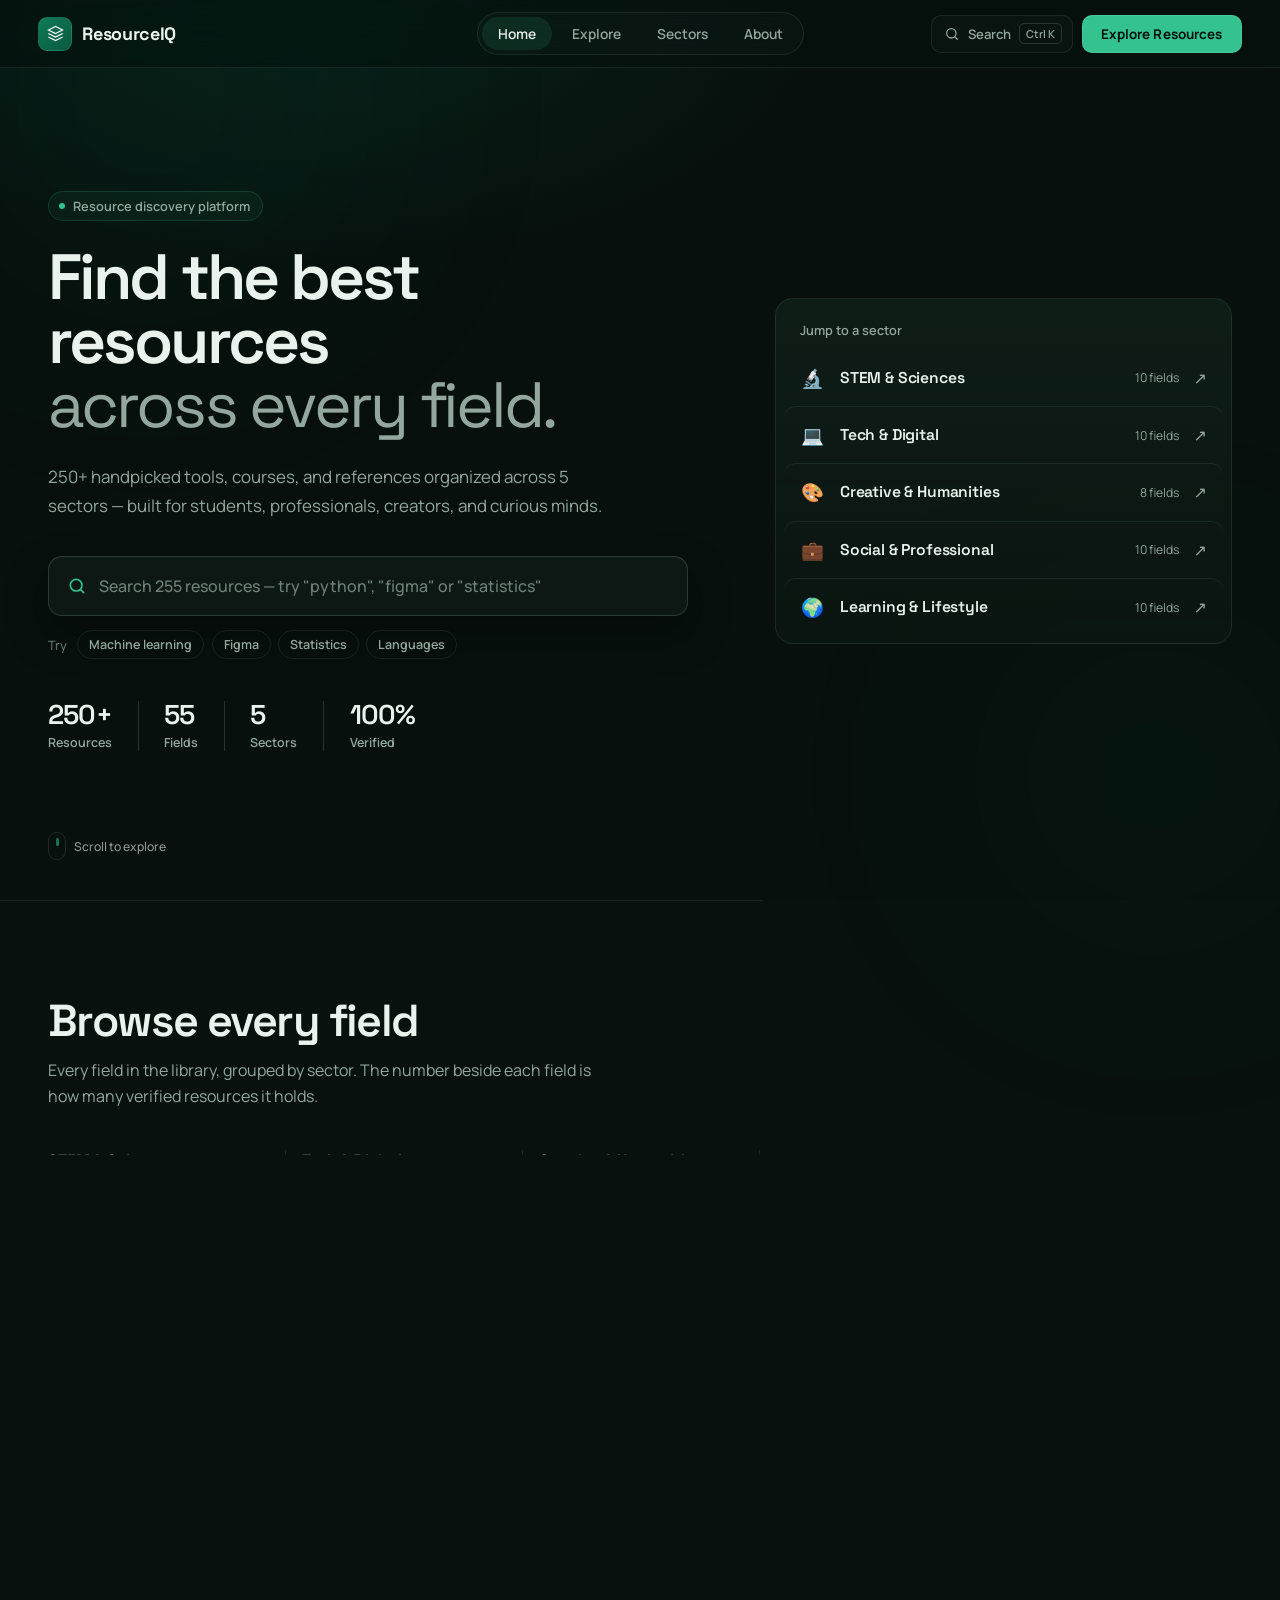
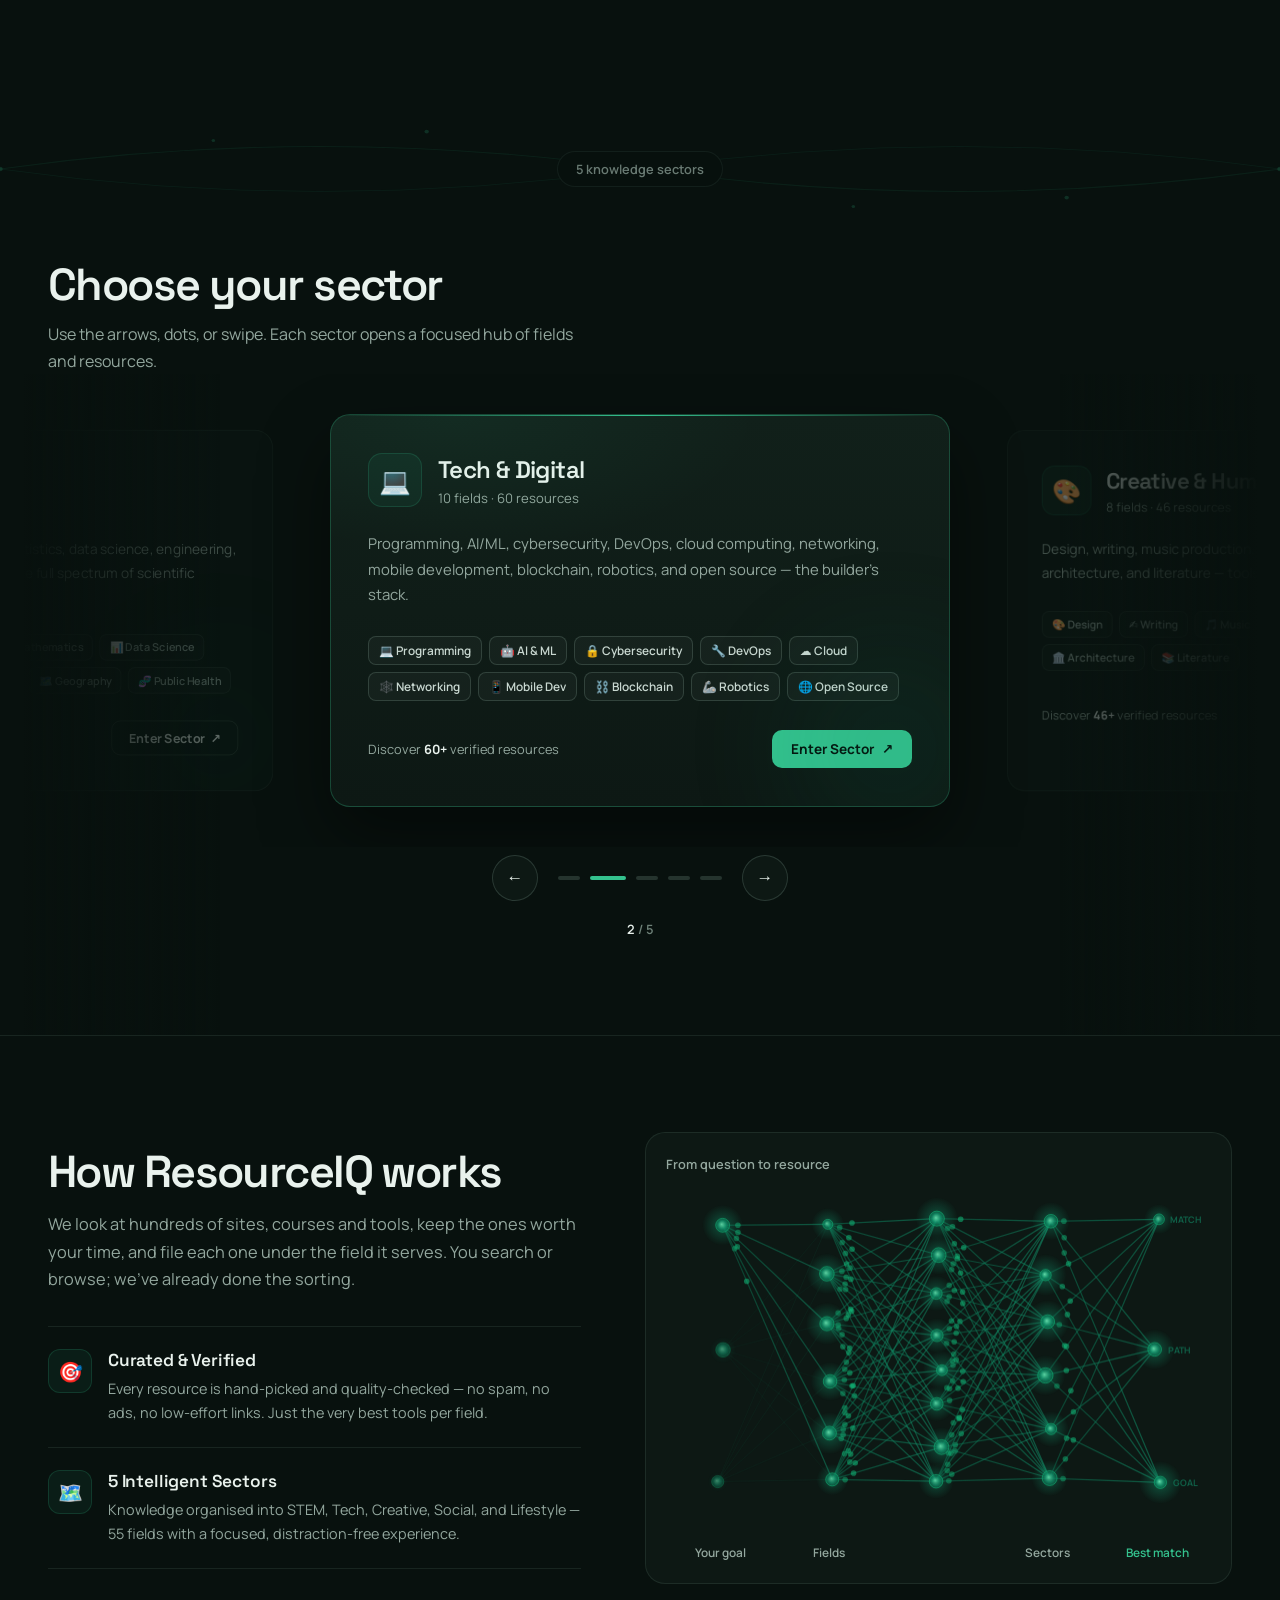
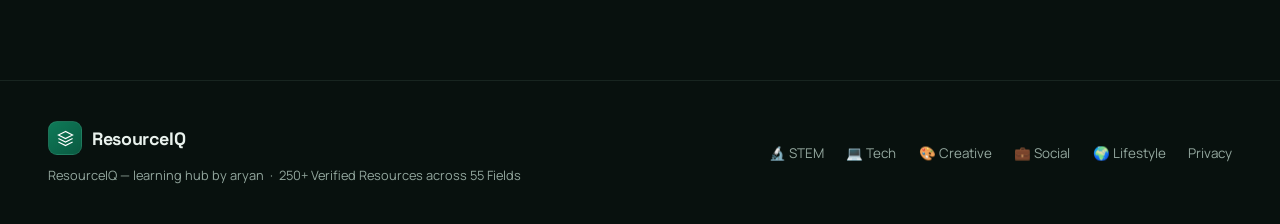
<file: index.html>
<!DOCTYPE html>
<html lang="en">
<head>
<meta charset="UTF-8">
<meta name="viewport" content="width=device-width, initial-scale=1.0">
<title>ResourceIQ — AI-Powered Learning Hub</title>
<meta name="description" content="ResourceIQ — 250+ handpicked tools, courses and references organised across 5 sectors. Search every resource or browse by field.">
<meta name="theme-color" content="#08110E">
<link rel="preconnect" href="https://fonts.googleapis.com">
<link rel="preconnect" href="https://fonts.gstatic.com" crossorigin>
<link rel="stylesheet" href="https://fonts.googleapis.com/css2?family=Inter:wght@300;400;500;600;700;800;900&family=Space+Grotesk:wght@400;500;600;700&display=swap">
<link rel="stylesheet" href="resource.css">
</head>
<body class="riq home">

<a class="skip-link" href="#main">Skip to content</a>

<!-- AMBIENT ELEMENTS (kept; toned down in CSS) -->
<div class="grid-bg"></div>
<div class="orb orb-1"></div>
<div class="orb orb-2"></div>
<div class="orb orb-3"></div>
<div class="scan-line"></div>
<canvas id="particle-canvas"></canvas>

<!-- NAV -->
<nav aria-label="Main">
  <a class="logo" href="index.html" aria-label="ResourceIQ home">
    <div class="logo-gem">
      <svg viewBox="0 0 24 24" aria-hidden="true"><path d="M12 2L2 7l10 5 10-5-10-5zM2 17l10 5 10-5M2 12l10 5 10-5"/></svg>
    </div>
    ResourceIQ
  </a>

  <div class="nav-center">
    <a class="nav-link" href="#top">Home</a>
    <a class="nav-link" href="#explore">Explore</a>
    <a class="nav-link luminous-anchor" href="#sectors"><span>Sectors</span></a>
    <a class="nav-link" href="#about">About</a>
  </div>

  <div class="nav-right">
    <button class="nav-search" type="button" data-open-search aria-label="Search resources">
      <svg viewBox="0 0 24 24" aria-hidden="true"><circle cx="11" cy="11" r="7"/><path d="m20 20-3.5-3.5"/></svg>
      <span class="nav-search-label">Search</span>
      <kbd id="search-kbd">Ctrl K</kbd>
    </button>
    <a class="nav-cta" href="#explore">
      <canvas class="nav-cta-stars" id="cta-stars" width="120" height="38"></canvas>
      <div class="nav-cta-flare"></div>
      <span class="nav-cta-text">Explore Resources</span>
    </a>
    <button class="nav-toggle" id="nav-toggle" type="button" aria-expanded="false" aria-controls="nav-menu" aria-label="Open menu">
      <span></span><span></span>
    </button>
  </div>

  <!-- mobile / tablet menu -->
  <div class="nav-menu" id="nav-menu" hidden>
    <a href="#top">Home</a>
    <a href="#explore">Explore</a>
    <a href="#sectors">Sectors</a>
    <a href="#about">About</a>
    <div class="nav-menu-sub">
      <a href="sector-stem.html">🔬 STEM</a>
      <a href="sector-tech.html">💻 Tech</a>
      <a href="sector-creative.html">🎨 Creative</a>
      <a href="sector-social.html">💼 Social</a>
      <a href="sector-lifestyle.html">🌍 Lifestyle</a>
    </div>
    <button class="nav-menu-search" type="button" data-open-search>Search resources</button>
    <a class="nav-menu-cta" href="#explore">Explore Resources</a>
  </div>
</nav>

<main id="main">

<!-- HERO -->
<section class="hero" id="top">
  <!-- decorative concentric rings -->
  <div class="hero-ring hero-ring-1"></div>
  <div class="hero-ring hero-ring-2"></div>
  <div class="hero-ring hero-ring-3"></div>
  <div class="hero-ring hero-ring-4"></div>

  <div class="hero-grid">
    <div class="hero-copy">
      <div class="hero-eyebrow">Resource discovery platform</div>
      <h1>
        Find the best resources
        <span class="line-2">across every field.</span>
      </h1>
      <p class="hero-sub">250+ handpicked tools, courses, and references organized across 5 sectors — built for students, professionals, creators, and curious minds.</p>

      <!-- SEARCH -->
      <div class="hero-search" role="search">
        <label class="sr-only" for="hero-search-input">Search resources</label>
        <div class="hs-box">
          <svg class="hs-icon" viewBox="0 0 24 24" aria-hidden="true"><circle cx="11" cy="11" r="7"/><path d="m20 20-3.5-3.5"/></svg>
          <input id="hero-search-input" type="search" autocomplete="off" spellcheck="false"
                 placeholder="Search resources — try &quot;python&quot;, &quot;figma&quot; or &quot;statistics&quot;"
                 role="combobox" aria-expanded="false" aria-controls="hero-search-results" aria-autocomplete="list">
          <button class="hs-clear" id="hero-search-clear" type="button" aria-label="Clear search" hidden>✕</button>
        </div>
        <ul class="hs-results" id="hero-search-results" role="listbox" aria-label="Matching resources" hidden></ul>
        <p class="sr-only" id="hero-search-status" aria-live="polite"></p>
        <div class="hs-try">
          <span>Try</span>
          <button type="button" data-query="machine learning">Machine learning</button>
          <button type="button" data-query="figma">Figma</button>
          <button type="button" data-query="statistics">Statistics</button>
          <button type="button" data-query="language">Languages</button>
        </div>
      </div>

      <div class="hero-stats">
        <div class="hstat"><strong><span class="counter" data-target="250">0</span>+</strong><span>Resources</span></div>
        <div class="hstat"><strong><span class="counter" data-target="55">0</span></strong><span>Fields</span></div>
        <div class="hstat"><strong><span class="counter" data-target="5">0</span></strong><span>Sectors</span></div>
        <div class="hstat"><strong>100%</strong><span>Verified</span></div>
      </div>
    </div>

    <!-- SECTOR INDEX (quick links to every sector page) -->
    <aside class="hero-index" aria-label="Sectors">
      <div class="hi-title">Jump to a sector</div>
      <a class="hi-row" href="sector-stem.html"><span class="hi-ico">🔬</span><span class="hi-name">STEM &amp; Sciences</span><span class="hi-meta">10 fields</span><span class="hi-go" aria-hidden="true">↗</span></a>
      <a class="hi-row" href="sector-tech.html"><span class="hi-ico">💻</span><span class="hi-name">Tech &amp; Digital</span><span class="hi-meta">10 fields</span><span class="hi-go" aria-hidden="true">↗</span></a>
      <a class="hi-row" href="sector-creative.html"><span class="hi-ico">🎨</span><span class="hi-name">Creative &amp; Humanities</span><span class="hi-meta">8 fields</span><span class="hi-go" aria-hidden="true">↗</span></a>
      <a class="hi-row" href="sector-social.html"><span class="hi-ico">💼</span><span class="hi-name">Social &amp; Professional</span><span class="hi-meta">10 fields</span><span class="hi-go" aria-hidden="true">↗</span></a>
      <a class="hi-row" href="sector-lifestyle.html"><span class="hi-ico">🌍</span><span class="hi-name">Learning &amp; Lifestyle</span><span class="hi-meta">10 fields</span><span class="hi-go" aria-hidden="true">↗</span></a>
    </aside>
  </div>

  <div class="scroll-ind">
    <div class="mouse"><div class="wheel"></div></div>
    <span>Scroll to explore</span>
  </div>
</section>

<!-- ── EXPLORE: every field, grouped by sector (built from resource data) ── -->
<section class="explore" id="explore">
  <div class="section-head">
    <h2>Browse every field</h2>
    <p>Every field in the library, grouped by sector. The number beside each field is how many verified resources it holds.</p>
  </div>
  <div class="field-index" id="field-index"></div>
</section>

<!-- ── DECORATIVE DIVIDER ── -->
<div class="divider">
  <svg viewBox="0 0 1440 160" preserveAspectRatio="none" fill="none" xmlns="http://www.w3.org/2000/svg" aria-hidden="true">
    <path d="M0 80 Q360 20 720 80 Q1080 140 1440 80" stroke="rgba(0,245,212,0.12)" stroke-width="1.5" fill="none"/>
    <path d="M0 80 Q360 140 720 80 Q1080 20 1440 80" stroke="rgba(123,44,191,0.1)" stroke-width="1" fill="none"/>
    <circle cx="0"   cy="80" r="3" fill="rgba(0,245,212,0.25)"/>
    <circle cx="240" cy="42" r="2" fill="rgba(0,245,212,0.18)"/>
    <circle cx="480" cy="30" r="2.5" fill="rgba(123,44,191,0.3)"/>
    <circle cx="720" cy="80" r="4" fill="rgba(0,245,212,0.35)"/>
    <circle cx="960" cy="130" r="2" fill="rgba(123,44,191,0.2)"/>
    <circle cx="1200" cy="118" r="2.5" fill="rgba(0,245,212,0.18)"/>
    <circle cx="1440" cy="80" r="3" fill="rgba(0,245,212,0.25)"/>
  </svg>
  <div class="divider-label">5 knowledge sectors</div>
</div>

<!-- ── SECTORS ── -->
<div class="sectors-heading" id="sectors">
  <h2>Choose your <span>sector</span></h2>
  <p>Use the arrows, dots, or swipe. Each sector opens a focused hub of fields and resources.</p>
</div>

<div class="carousel-section">
  <div class="carousel-track-wrap">
    <div class="carousel-track" id="carousel-track">

      <!-- STEM -->
      <a class="sector-card" href="sector-stem.html" target="_blank">
        <div class="sc-bg-shape"></div>
        <div class="sc-header">
          <div class="sc-icon">🔬</div>
          <div>
            <div class="sc-title">STEM &amp; Sciences</div>
            <div class="sc-subtitle">10 fields · 60 resources</div>
          </div>
        </div>
        <p class="sc-desc">Physics, chemistry, biology, mathematics, statistics, data science, engineering, astronomy, geography, and public health — the full spectrum of scientific knowledge.</p>
        <div class="sc-fields">
          <span class="sc-field">⚛️ Physics</span><span class="sc-field">🧪 Chemistry</span><span class="sc-field">🧬 Biology</span>
          <span class="sc-field">📐 Mathematics</span><span class="sc-field">📊 Data Science</span><span class="sc-field">⚙️ Engineering</span>
          <span class="sc-field">📉 Statistics</span><span class="sc-field">🌌 Astronomy</span><span class="sc-field">🗺️ Geography</span><span class="sc-field">🧬 Public Health</span>
        </div>
        <div class="sc-footer">
          <div class="sc-count">Discover <strong>60+</strong> verified resources</div>
          <div class="sc-cta">Enter Sector <span>↗</span></div>
        </div>
      </a>

      <!-- TECH -->
      <a class="sector-card" href="sector-tech.html" target="_blank">
        <div class="sc-bg-shape"></div>
        <div class="sc-header">
          <div class="sc-icon">💻</div>
          <div>
            <div class="sc-title">Tech &amp; Digital</div>
            <div class="sc-subtitle">10 fields · 60 resources</div>
          </div>
        </div>
        <p class="sc-desc">Programming, AI/ML, cybersecurity, DevOps, cloud computing, networking, mobile development, blockchain, robotics, and open source — the builder's stack.</p>
        <div class="sc-fields">
          <span class="sc-field">💻 Programming</span><span class="sc-field">🤖 AI &amp; ML</span><span class="sc-field">🔒 Cybersecurity</span>
          <span class="sc-field">🔧 DevOps</span><span class="sc-field">☁️ Cloud</span><span class="sc-field">🕸️ Networking</span>
          <span class="sc-field">📱 Mobile Dev</span><span class="sc-field">⛓️ Blockchain</span><span class="sc-field">🦾 Robotics</span><span class="sc-field">🌐 Open Source</span>
        </div>
        <div class="sc-footer">
          <div class="sc-count">Discover <strong>60+</strong> verified resources</div>
          <div class="sc-cta">Enter Sector <span>↗</span></div>
        </div>
      </a>

      <!-- CREATIVE -->
      <a class="sector-card" href="sector-creative.html" target="_blank">
        <div class="sc-bg-shape"></div>
        <div class="sc-header">
          <div class="sc-icon">🎨</div>
          <div>
            <div class="sc-title">Creative &amp; Humanities</div>
            <div class="sc-subtitle">8 fields · 46 resources</div>
          </div>
        </div>
        <p class="sc-desc">Design, writing, music production, photography, filmmaking, visual art, architecture, and literature — tools and knowledge for every creative discipline.</p>
        <div class="sc-fields">
          <span class="sc-field">🎨 Design</span><span class="sc-field">✍️ Writing</span><span class="sc-field">🎵 Music</span>
          <span class="sc-field">📷 Photography</span><span class="sc-field">🎬 Film</span><span class="sc-field">🖼️ Visual Art</span>
          <span class="sc-field">🏛️ Architecture</span><span class="sc-field">📚 Literature</span>
        </div>
        <div class="sc-footer">
          <div class="sc-count">Discover <strong>46+</strong> verified resources</div>
          <div class="sc-cta">Enter Sector <span>↗</span></div>
        </div>
      </a>

      <!-- SOCIAL & PROFESSIONAL -->
      <a class="sector-card" href="sector-social.html" target="_blank">
        <div class="sc-bg-shape"></div>
        <div class="sc-header">
          <div class="sc-icon">💼</div>
          <div>
            <div class="sc-title">Social &amp; Professional</div>
            <div class="sc-subtitle">10 fields · 58 resources</div>
          </div>
        </div>
        <p class="sc-desc">Business, law, economics, finance, social sciences, marketing, journalism, education technology, psychology, and personal development — the professional edge.</p>
        <div class="sc-fields">
          <span class="sc-field">💼 Business</span><span class="sc-field">⚖️ Law</span><span class="sc-field">📈 Economics</span>
          <span class="sc-field">💰 Finance</span><span class="sc-field">🏛️ Social Sciences</span><span class="sc-field">📣 Marketing</span>
          <span class="sc-field">📰 Journalism</span><span class="sc-field">🎓 EdTech</span><span class="sc-field">🧠 Psychology</span><span class="sc-field">🚀 Self Dev</span>
        </div>
        <div class="sc-footer">
          <div class="sc-count">Discover <strong>58+</strong> verified resources</div>
          <div class="sc-cta">Enter Sector <span>↗</span></div>
        </div>
      </a>

      <!-- LIFESTYLE -->
      <a class="sector-card" href="sector-lifestyle.html" target="_blank">
        <div class="sc-bg-shape"></div>
        <div class="sc-header">
          <div class="sc-icon">🌍</div>
          <div>
            <div class="sc-title">Learning &amp; Lifestyle</div>
            <div class="sc-subtitle">10 fields · 53 resources</div>
          </div>
        </div>
        <p class="sc-desc">Academic learning, language learning, history, philosophy, game development, fitness, cooking, mindfulness, UX research, and travel — a life fully explored.</p>
        <div class="sc-fields">
          <span class="sc-field">🎓 Academic</span><span class="sc-field">🌍 Languages</span><span class="sc-field">🏺 History</span>
          <span class="sc-field">🤔 Philosophy</span><span class="sc-field">🎮 Game Dev</span><span class="sc-field">💪 Fitness</span>
          <span class="sc-field">👨‍🍳 Cooking</span><span class="sc-field">🌱 Wellness</span><span class="sc-field">🔬 UX Research</span><span class="sc-field">✈️ Travel</span>
        </div>
        <div class="sc-footer">
          <div class="sc-count">Discover <strong>53+</strong> verified resources</div>
          <div class="sc-cta">Enter Sector <span>↗</span></div>
        </div>
      </a>

    </div><!-- /track -->
  </div><!-- /wrap -->

  <!-- Controls -->
  <div class="carousel-controls">
    <button class="car-btn" id="car-prev" aria-label="Previous sector">&#8592;</button>
    <div class="car-dots" id="car-dots"></div>
    <button class="car-btn" id="car-next" aria-label="Next sector">&#8594;</button>
  </div>
  <div class="car-counter-wrap">
    <span class="car-counter" id="car-counter" aria-live="polite"><em>1</em> / 5</span>
  </div>
</div>

<!-- ── ABOUT: how ResourceIQ works ── -->
<section class="about" id="about">
  <div class="about-grid">
    <div class="about-copy">
      <h2>How ResourceIQ works</h2>
      <p class="about-lead">We look at hundreds of sites, courses and tools, keep the ones worth your time, and file each one under the field it serves. You search or browse; we've already done the sorting.</p>

      <!-- ── FEATURE STRIP ── -->
      <section class="feature-strip">
        <div class="feature-strip-inner">
          <div class="feat-card">
            <div class="feat-icon">🎯</div>
            <div class="feat-title">Curated &amp; Verified</div>
            <p class="feat-desc">Every resource is hand-picked and quality-checked — no spam, no ads, no low-effort links. Just the very best tools per field.</p>
          </div>
          <!-- <div class="feat-card">
            <div class="feat-icon">🤖</div>
            <div class="feat-title">AI-Powered Discovery</div>
            <p class="feat-desc">Our embedded AI assistant helps you find the right resource for your exact level, goal, and learning style in seconds.</p>
          </div> -->
          <div class="feat-card">
            <div class="feat-icon">🗺️</div>
            <div class="feat-title">5 Intelligent Sectors</div>
            <p class="feat-desc">Knowledge organised into STEM, Tech, Creative, Social, and Lifestyle — 55 fields with a focused, distraction-free experience.</p>
          </div>
        </div>
      </section>
    </div>

    <!-- ── AI NEURAL ANIMATION ── -->
    <section class="ai-anim-section" aria-label="Illustration of how a search is matched to resources">
      <div class="ai-anim-label">
        <span class="ai-anim-pill">From question to resource</span>
      </div>
      <div class="ai-anim-wrap">
        <canvas id="neural-canvas" aria-hidden="true"></canvas>
        <div class="ai-anim-overlay-left"></div>
        <div class="ai-anim-overlay-right"></div>
        <!-- stage labels for the diagram -->
        <div class="ai-chip ai-chip-1">Your goal</div>
        <div class="ai-chip ai-chip-2">Fields</div>
        <div class="ai-chip ai-chip-3">Sectors</div>
        <div class="ai-chip ai-chip-4">Best match</div>
      </div>
    </section>
  </div>
</section>

</main>

<footer>
  <div class="footer-inner">
    <div class="footer-brand">
      <a class="logo" href="index.html">
        <div class="logo-gem">
          <svg viewBox="0 0 24 24" aria-hidden="true"><path d="M12 2L2 7l10 5 10-5-10-5zM2 17l10 5 10-5M2 12l10 5 10-5"/></svg>
        </div>
        ResourceIQ
      </a>
      <p>ResourceIQ — learning hub by aryan &nbsp;·&nbsp; 250+ Verified Resources across 55 Fields</p>
    </div>
    <div class="footer-links">
      <a href="sector-stem.html">🔬 STEM</a>
      <a href="sector-tech.html">💻 Tech</a>
      <a href="sector-creative.html">🎨 Creative</a>
      <a href="sector-social.html">💼 Social</a>
      <a href="sector-lifestyle.html">🌍 Lifestyle</a>
      <a href="#">Privacy</a>
    </div>
  </div>
</footer>


<script src="resource.js"></script>
</body>
</html>
</file>
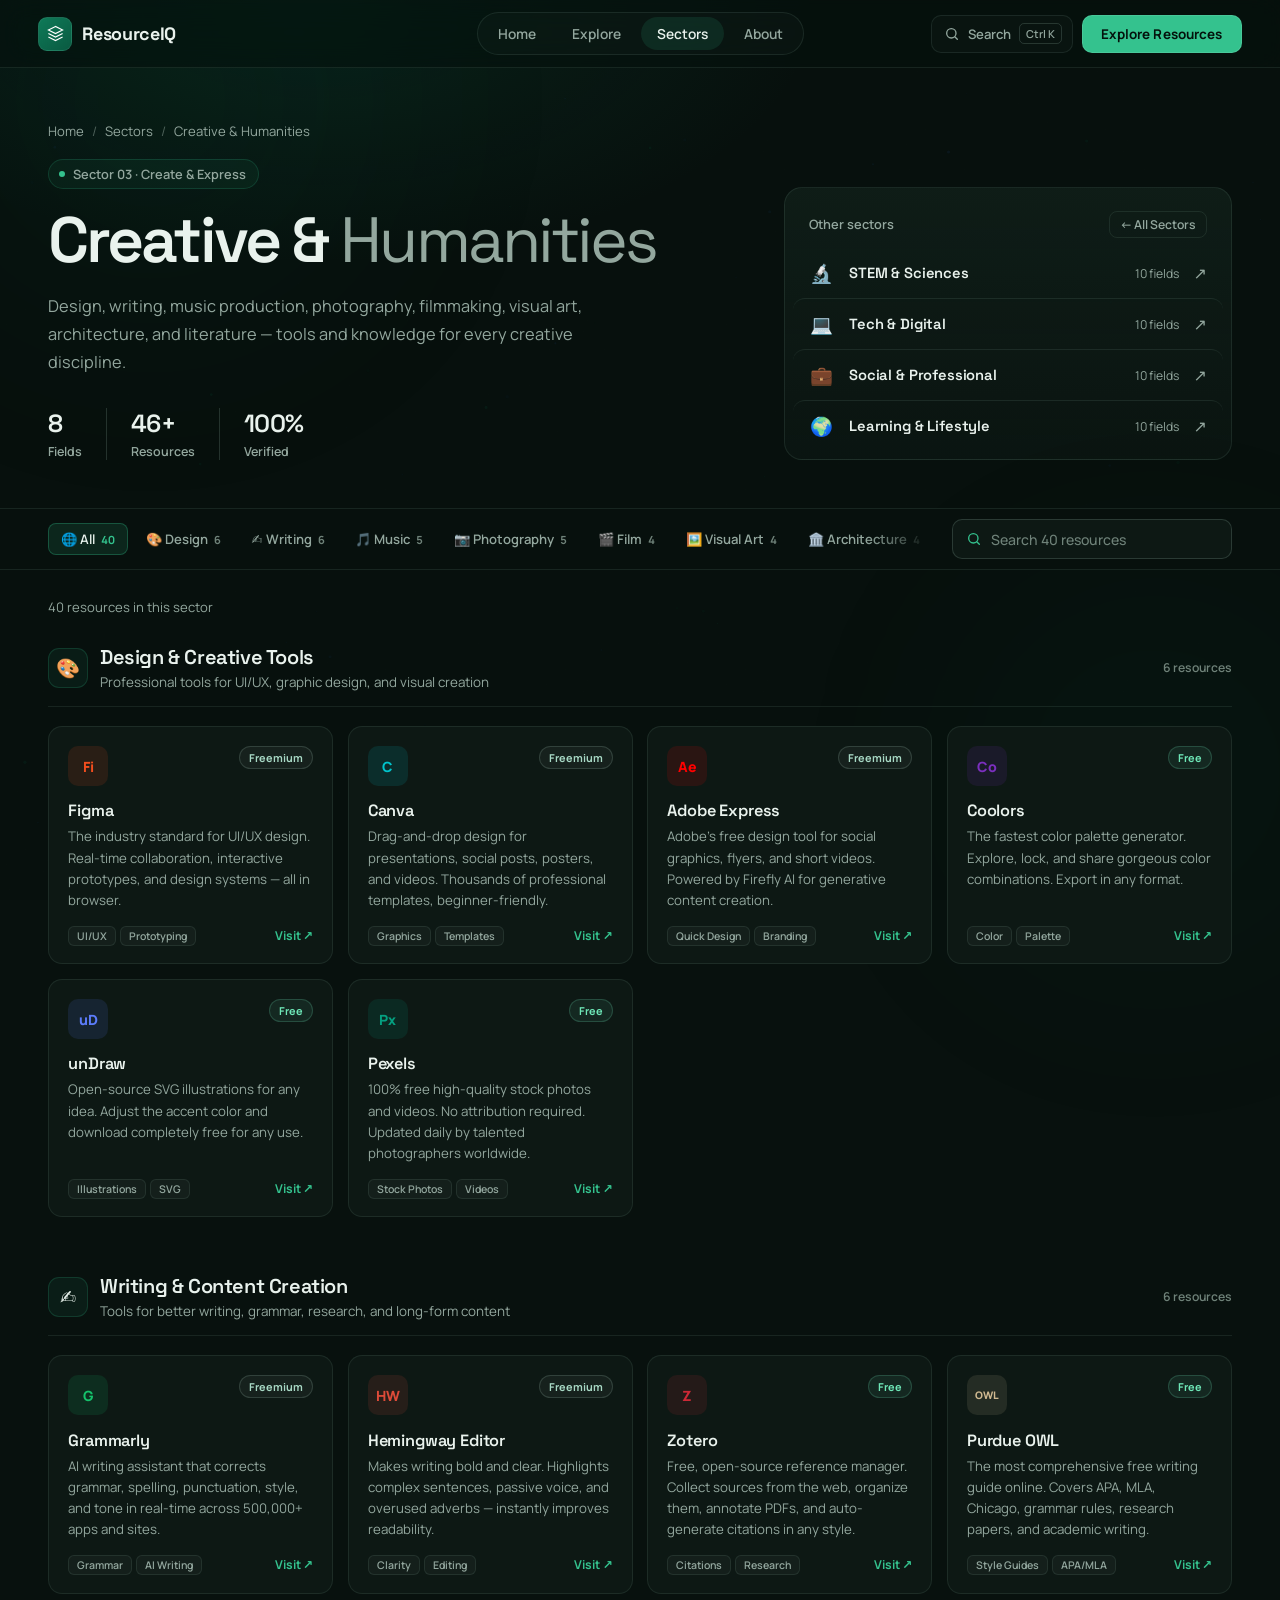
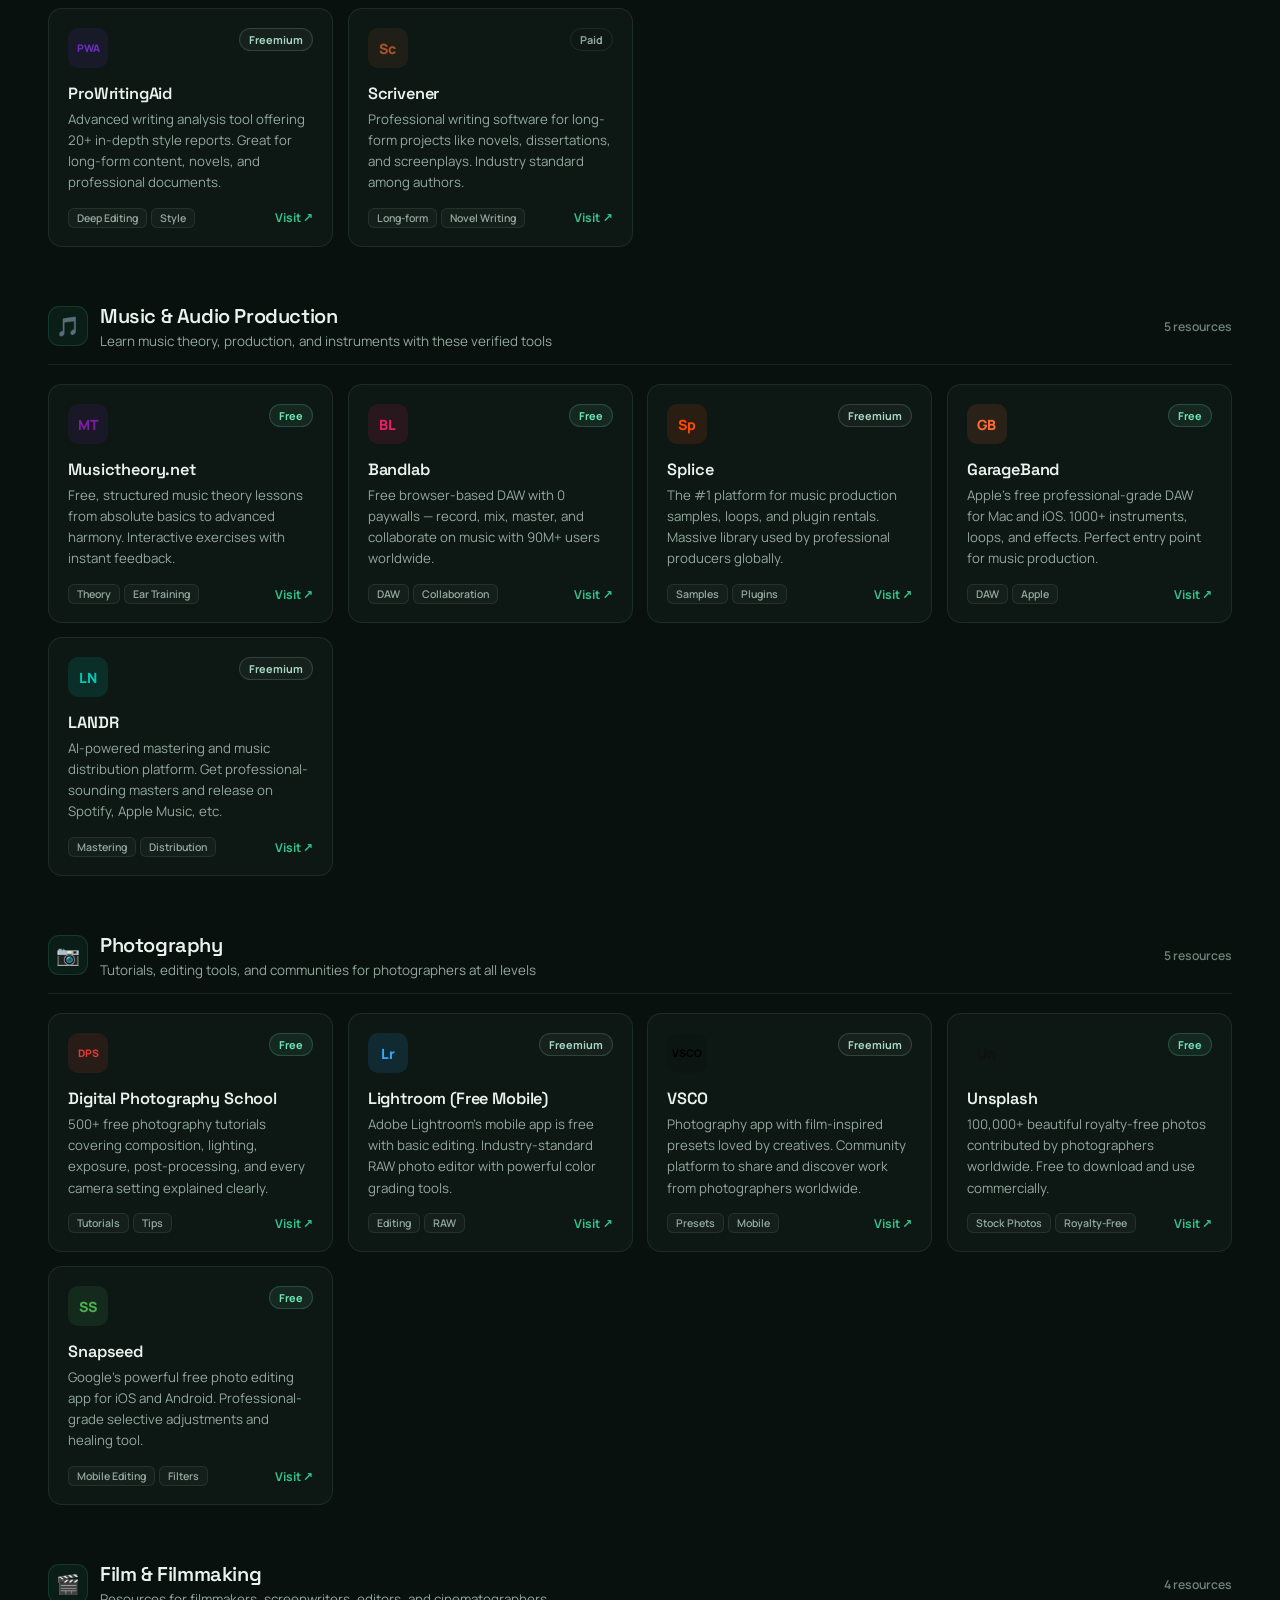
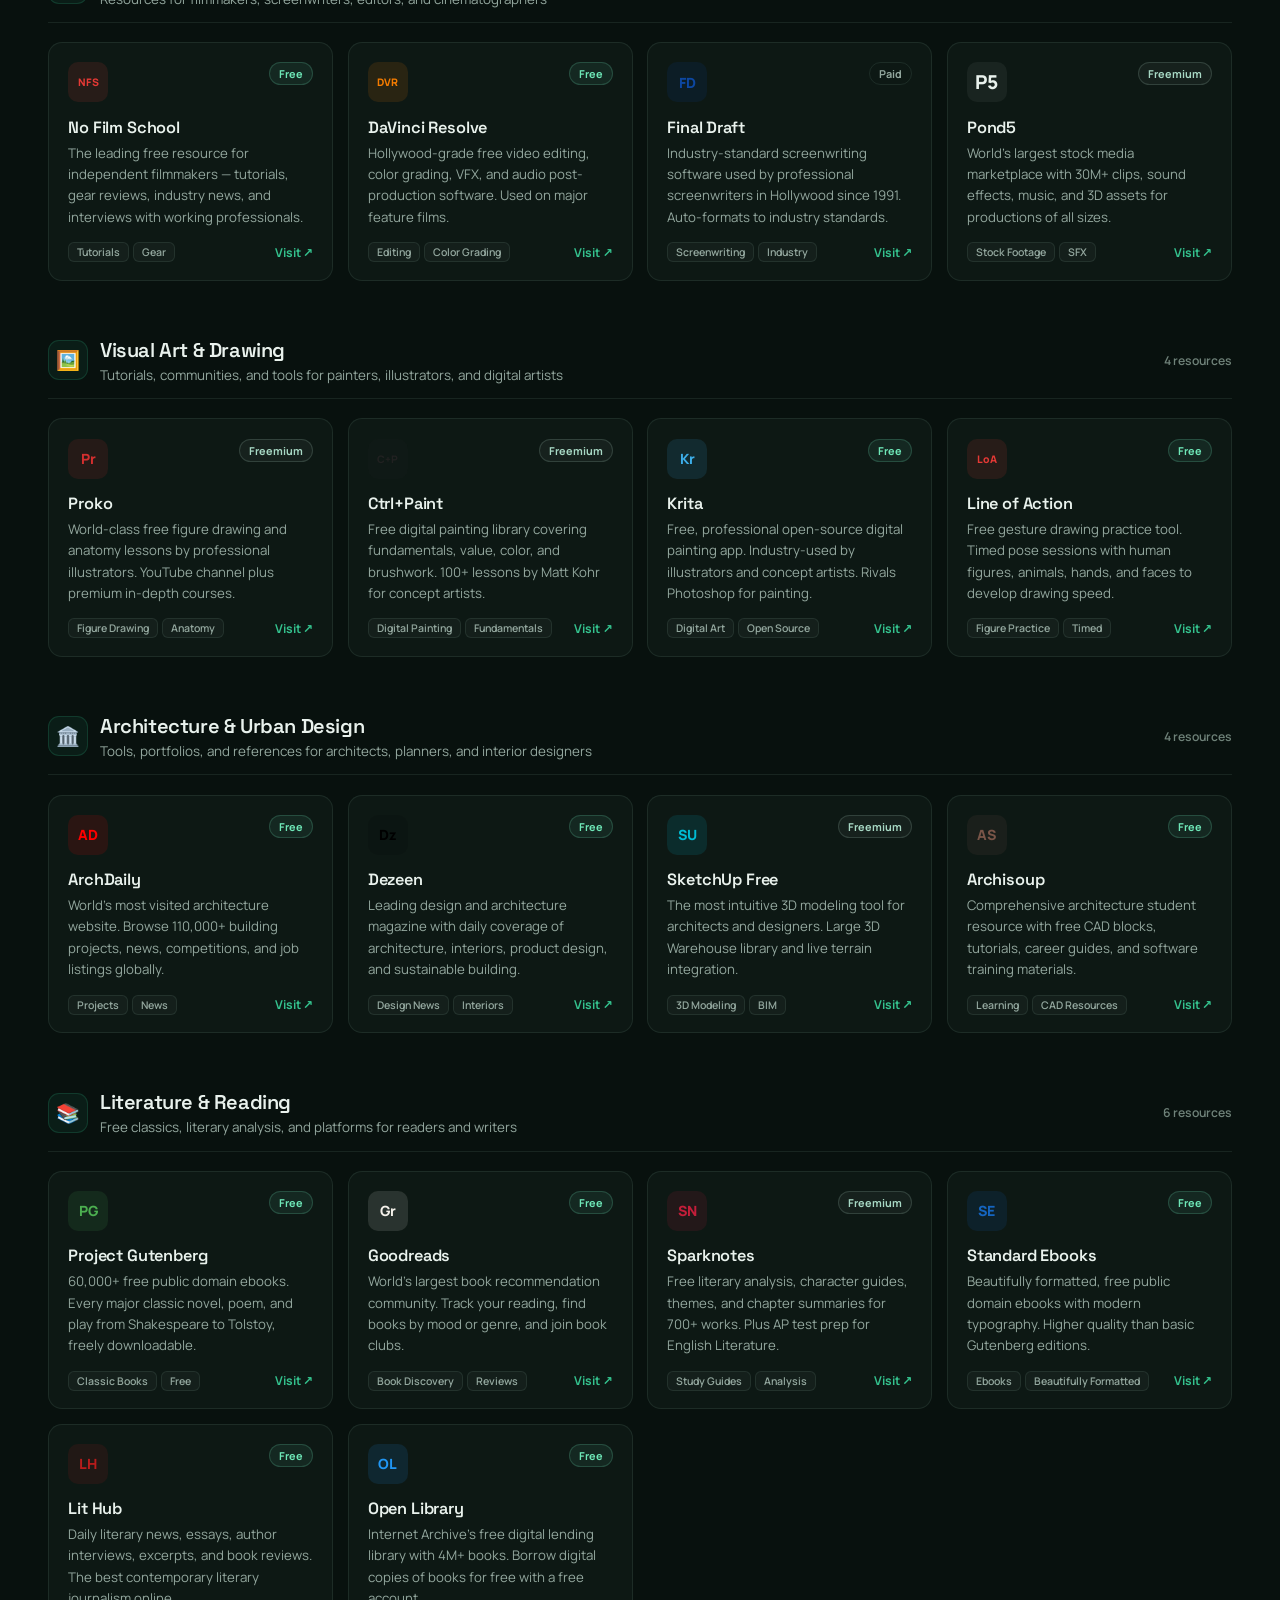
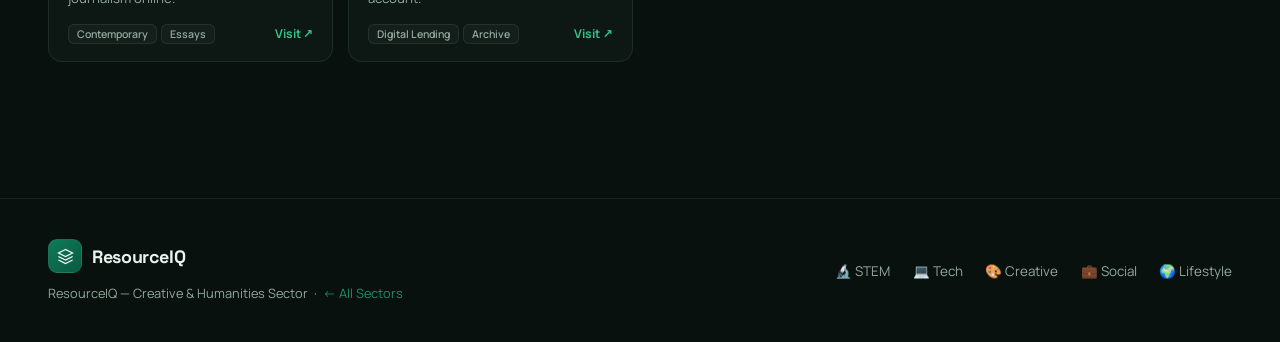
<file: sector-creative.html>
<!DOCTYPE html>
<html lang="en">
<head>
<meta charset="UTF-8">
<meta name="viewport" content="width=device-width, initial-scale=1.0">
<title>Creative & Humanities — ResourceIQ</title>
<meta name="theme-color" content="#08110E">
<link rel="preconnect" href="https://fonts.googleapis.com">
<link rel="preconnect" href="https://fonts.gstatic.com" crossorigin>
<link rel="stylesheet" href="https://fonts.googleapis.com/css2?family=Inter:wght@300;400;500;600;700;800;900&family=Space+Grotesk:wght@400;500;600;700&display=swap">
<link rel="stylesheet" href="resource.css">
</head>
<body class="riq sector">

<a class="skip-link" href="#main-content">Skip to resources</a>

<div class="grid-bg"></div>
<div class="orb orb-1"></div>
<div class="orb orb-2"></div>
<div class="scan-line"></div>
<canvas id="pc"></canvas>

<!-- NAV (same as home page) -->
<nav aria-label="Main">
  <a class="logo" href="index.html" aria-label="ResourceIQ home">
    <div class="logo-gem"><svg viewBox="0 0 24 24" aria-hidden="true"><path d="M12 2L2 7l10 5 10-5-10-5zM2 17l10 5 10-5M2 12l10 5 10-5"/></svg></div>
    ResourceIQ
  </a>

  <div class="nav-center">
    <a class="nav-link" href="index.html">Home</a>
    <a class="nav-link" href="index.html#explore">Explore</a>
    <a class="nav-link is-here" href="index.html#sectors">Sectors</a>
    <a class="nav-link" href="index.html#about">About</a>
  </div>

  <div class="nav-right">
    <button class="nav-search" type="button" data-open-search aria-label="Search this sector">
      <svg viewBox="0 0 24 24" aria-hidden="true"><circle cx="11" cy="11" r="7"/><path d="m20 20-3.5-3.5"/></svg>
      <span class="nav-search-label">Search</span>
      <kbd id="search-kbd">Ctrl K</kbd>
    </button>
    <a class="nav-cta" href="index.html#explore"><span class="nav-cta-text">Explore Resources</span></a>
    <button class="nav-toggle" id="nav-toggle" type="button" aria-expanded="false" aria-controls="nav-menu" aria-label="Open menu">
      <span></span><span></span>
    </button>
  </div>

  <div class="nav-menu" id="nav-menu" hidden>
    <a href="index.html">Home</a>
    <a href="index.html#explore">Explore</a>
    <a href="index.html#sectors">Sectors</a>
    <a href="index.html#about">About</a>
    <div class="nav-menu-sub">
      <a href="sector-stem.html">🔬 STEM</a>
      <a href="sector-tech.html">💻 Tech</a>
      <a href="sector-creative.html" aria-current="page">🎨 Creative</a>
      <a href="sector-social.html">💼 Social</a>
      <a href="sector-lifestyle.html">🌍 Lifestyle</a>
    </div>
    <button class="nav-menu-search" type="button" data-open-search>Search this sector</button>
    <a class="nav-menu-cta" href="index.html#explore">Explore Resources</a>
  </div>
</nav>

<section class="sector-hero">
  <div class="sh-copy">
    <div class="sh-crumbs"><a href="index.html">Home</a><span class="sep">/</span><a href="index.html#sectors">Sectors</a><span class="sep">/</span><span aria-current="page">Creative &amp; Humanities</span></div>
    <div class="sector-badge">Sector 03 · Create &amp; Express</div>
    <h1>Creative &amp; <em>Humanities</em></h1>
    <p>Design, writing, music production, photography, filmmaking, visual art, architecture, and literature — tools and knowledge for every creative discipline.</p>
    <div class="sector-stats"><div class="sstat"><strong>8</strong><span>Fields</span></div><div class="sstat"><strong>46+</strong><span>Resources</span></div><div class="sstat"><strong>100%</strong><span>Verified</span></div></div>
  </div>

  <aside class="sector-switch" aria-label="Other sectors">
    <div class="hi-title">Other sectors <a class="back-btn" href="index.html">← All Sectors</a></div>
      <a class="hi-row" href="sector-stem.html"><span class="hi-ico">🔬</span><span class="hi-name">STEM &amp; Sciences</span><span class="hi-meta">10 fields</span><span class="hi-go" aria-hidden="true">↗</span></a>
      <a class="hi-row" href="sector-tech.html"><span class="hi-ico">💻</span><span class="hi-name">Tech &amp; Digital</span><span class="hi-meta">10 fields</span><span class="hi-go" aria-hidden="true">↗</span></a>
      <a class="hi-row" href="sector-social.html"><span class="hi-ico">💼</span><span class="hi-name">Social &amp; Professional</span><span class="hi-meta">10 fields</span><span class="hi-go" aria-hidden="true">↗</span></a>
      <a class="hi-row" href="sector-lifestyle.html"><span class="hi-ico">🌍</span><span class="hi-name">Learning &amp; Lifestyle</span><span class="hi-meta">10 fields</span><span class="hi-go" aria-hidden="true">↗</span></a>
  </aside>
</section>

<div class="sector-toolbar">
  <div class="sector-toolbar-inner">
    <div class="field-tabs">
      <button class="ftab active" onclick="filterField('all',this)">🌐 All</button>
      <button class="ftab" onclick="filterField('design',this)">🎨 Design</button>
      <button class="ftab" onclick="filterField('writing',this)">✍️ Writing</button>
      <button class="ftab" onclick="filterField('music',this)">🎵 Music</button>
      <button class="ftab" onclick="filterField('photography',this)">📷 Photography</button>
      <button class="ftab" onclick="filterField('film',this)">🎬 Film</button>
      <button class="ftab" onclick="filterField('art',this)">🖼️ Visual Art</button>
      <button class="ftab" onclick="filterField('architecture',this)">🏛️ Architecture</button>
      <button class="ftab" onclick="filterField('literature',this)">📚 Literature</button>
    </div>
    <div class="sector-search" role="search">
      <svg viewBox="0 0 24 24" aria-hidden="true"><circle cx="11" cy="11" r="7"/><path d="m20 20-3.5-3.5"/></svg>
      <label class="sr-only" for="sector-search-input">Search this sector</label>
      <input id="sector-search-input" type="search" autocomplete="off" spellcheck="false" placeholder="Search this sector">
      <button class="hs-clear" id="sector-search-clear" type="button" aria-label="Clear search" hidden>✕</button>
    </div>
  </div>
</div>

<main id="main-content"></main>

<footer>
  <div class="footer-inner">
    <div class="footer-brand">
      <a class="logo" href="index.html">
        <div class="logo-gem"><svg viewBox="0 0 24 24" aria-hidden="true"><path d="M12 2L2 7l10 5 10-5-10-5zM2 17l10 5 10-5M2 12l10 5 10-5"/></svg></div>
        ResourceIQ
      </a>
      <p>ResourceIQ — Creative &amp; Humanities Sector &nbsp;·&nbsp; <a href="index.html">← All Sectors</a></p>
    </div>
    <div class="footer-links">
      <a href="sector-stem.html">🔬 STEM</a>
      <a href="sector-tech.html">💻 Tech</a>
      <a href="sector-creative.html">🎨 Creative</a>
      <a href="sector-social.html">💼 Social</a>
      <a href="sector-lifestyle.html">🌍 Lifestyle</a>
    </div>
  </div>
</footer>
<!-- <button class="ai-fab" title="Ask AI">🤖</button> -->
<script src="resource.js"></script>
</body>
</html>
</file>
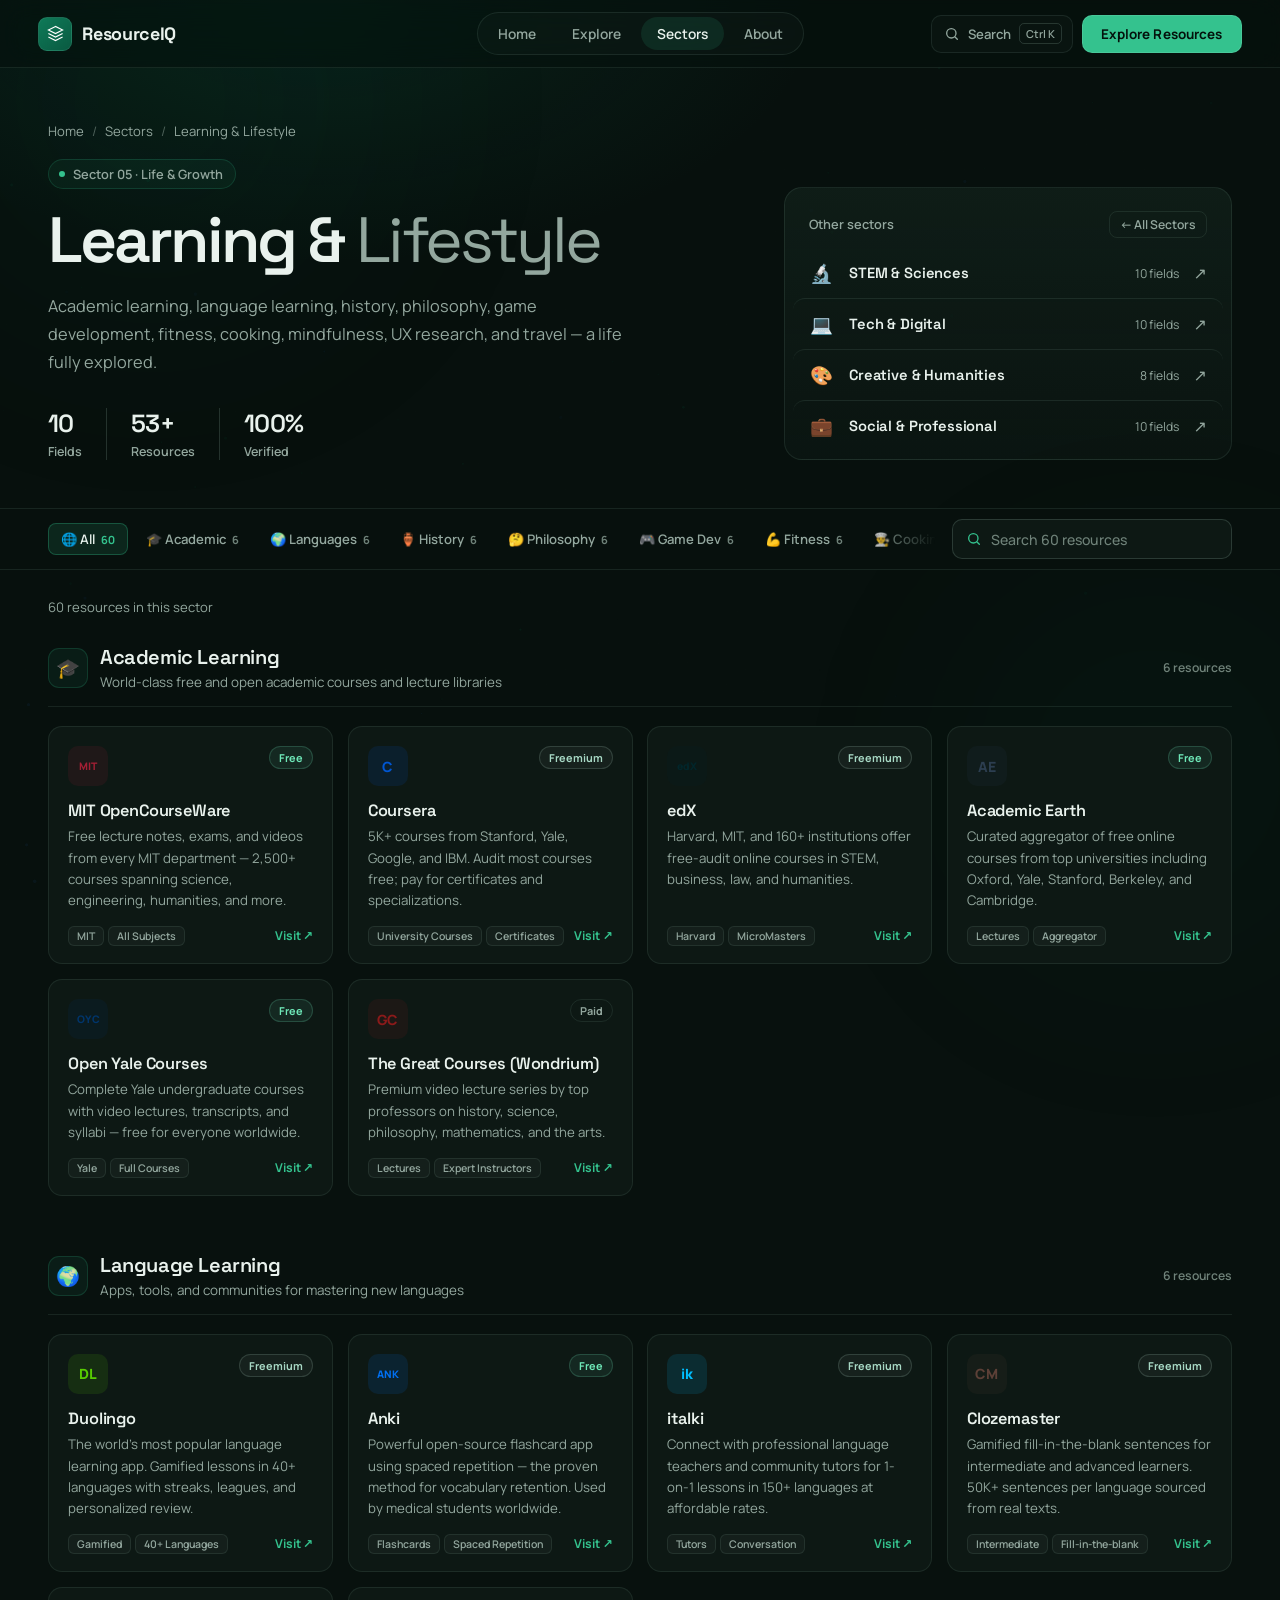
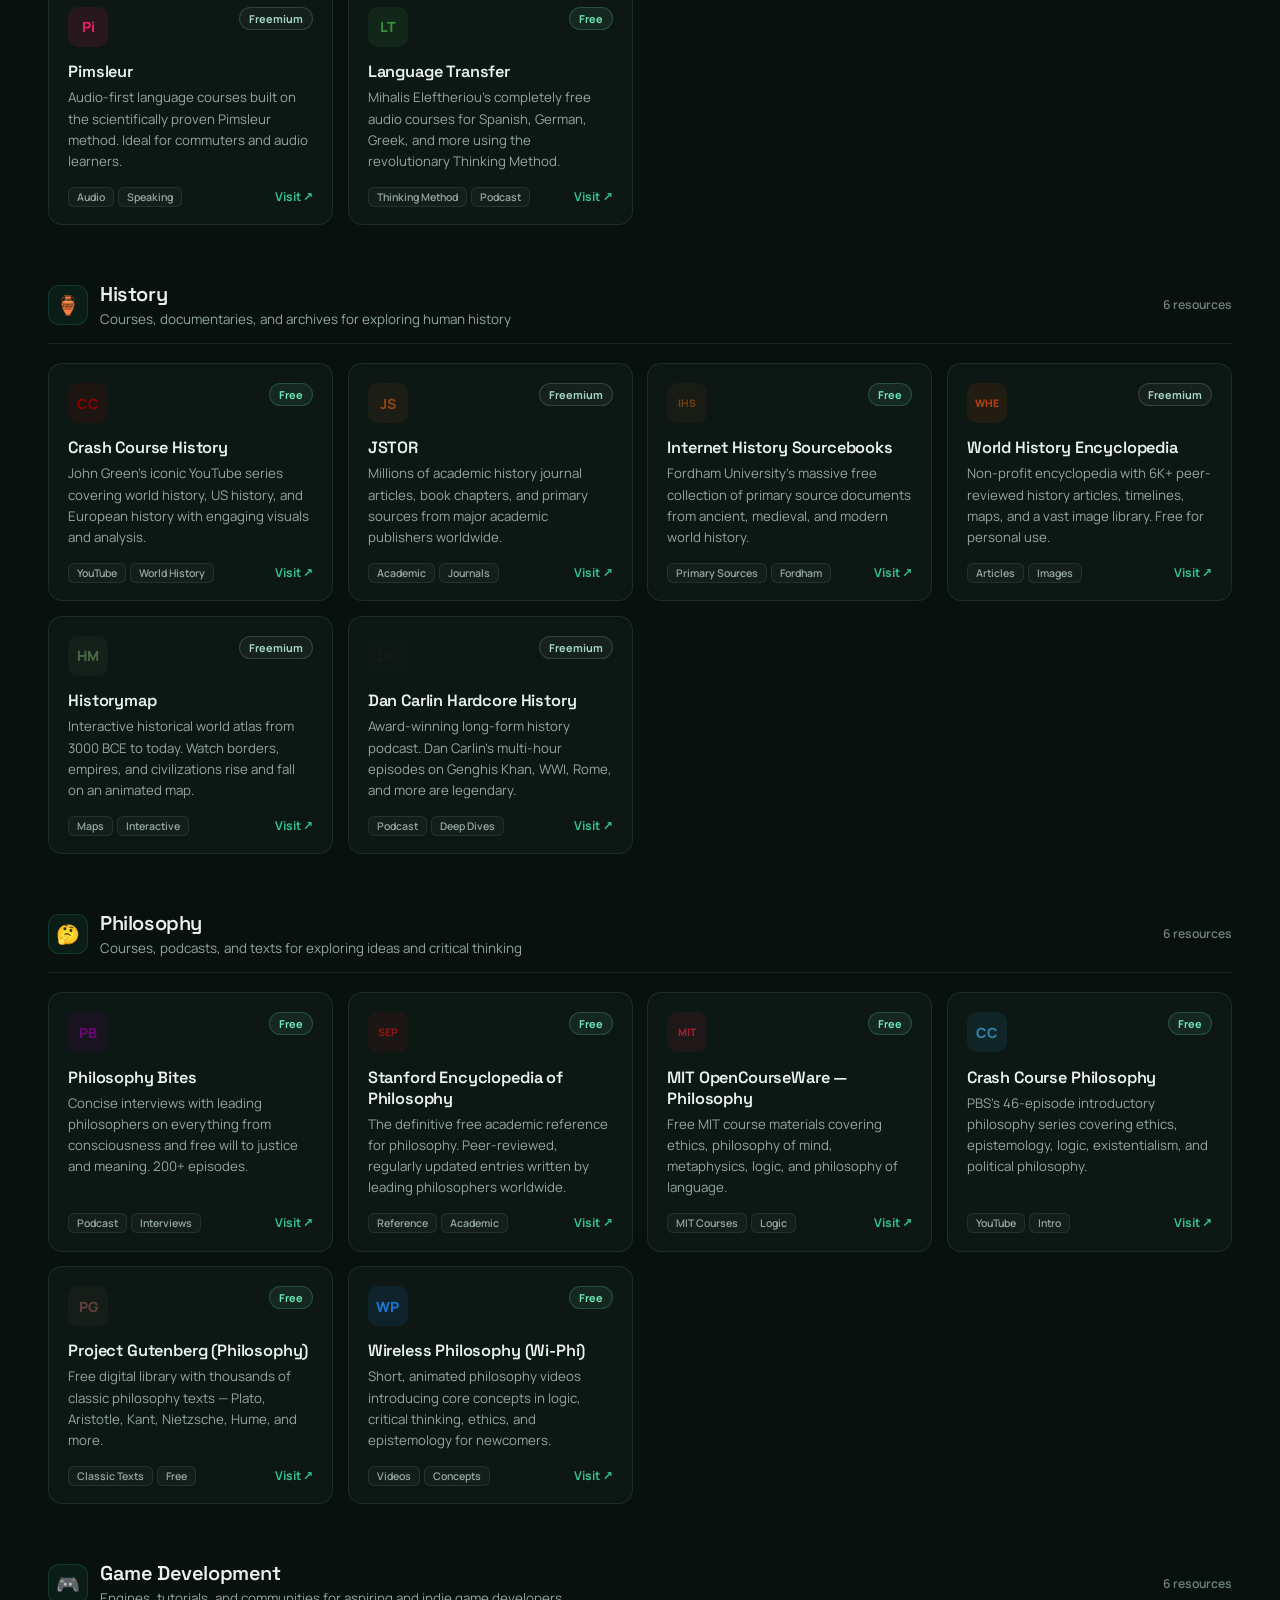
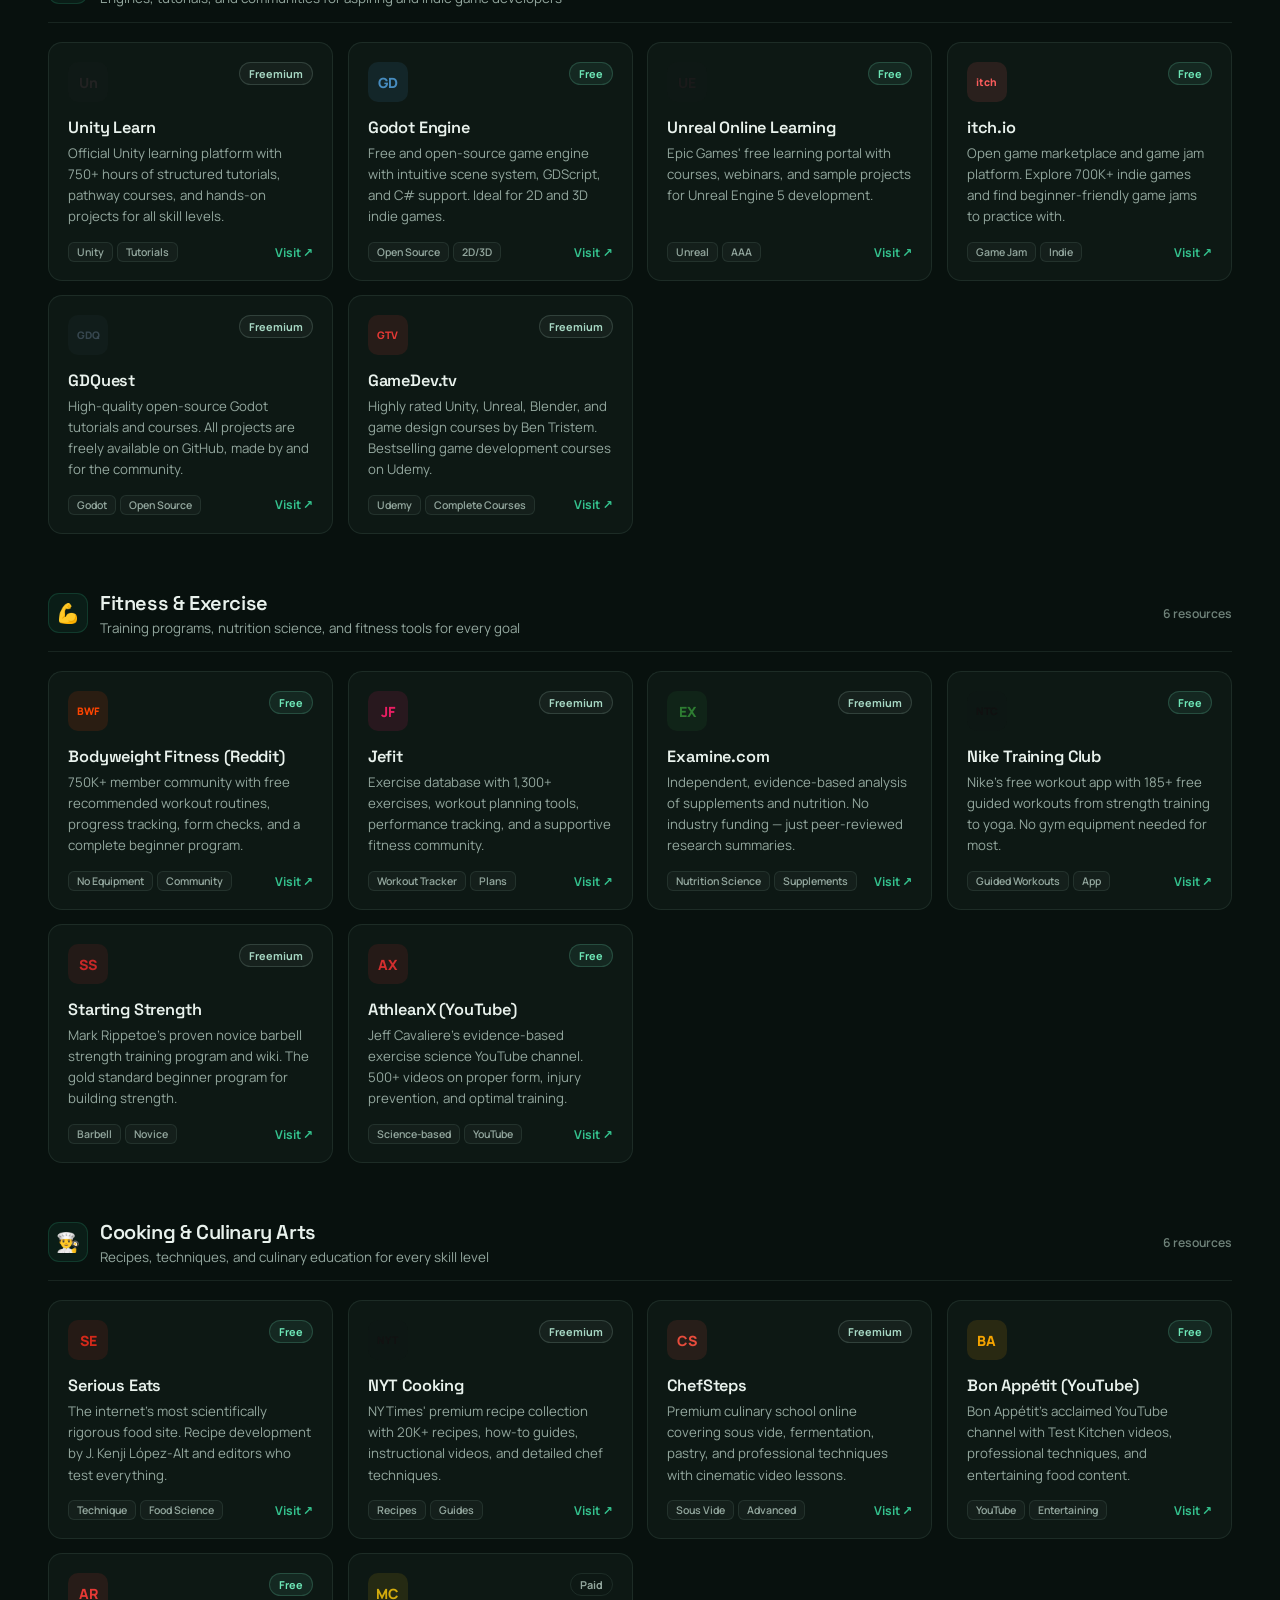
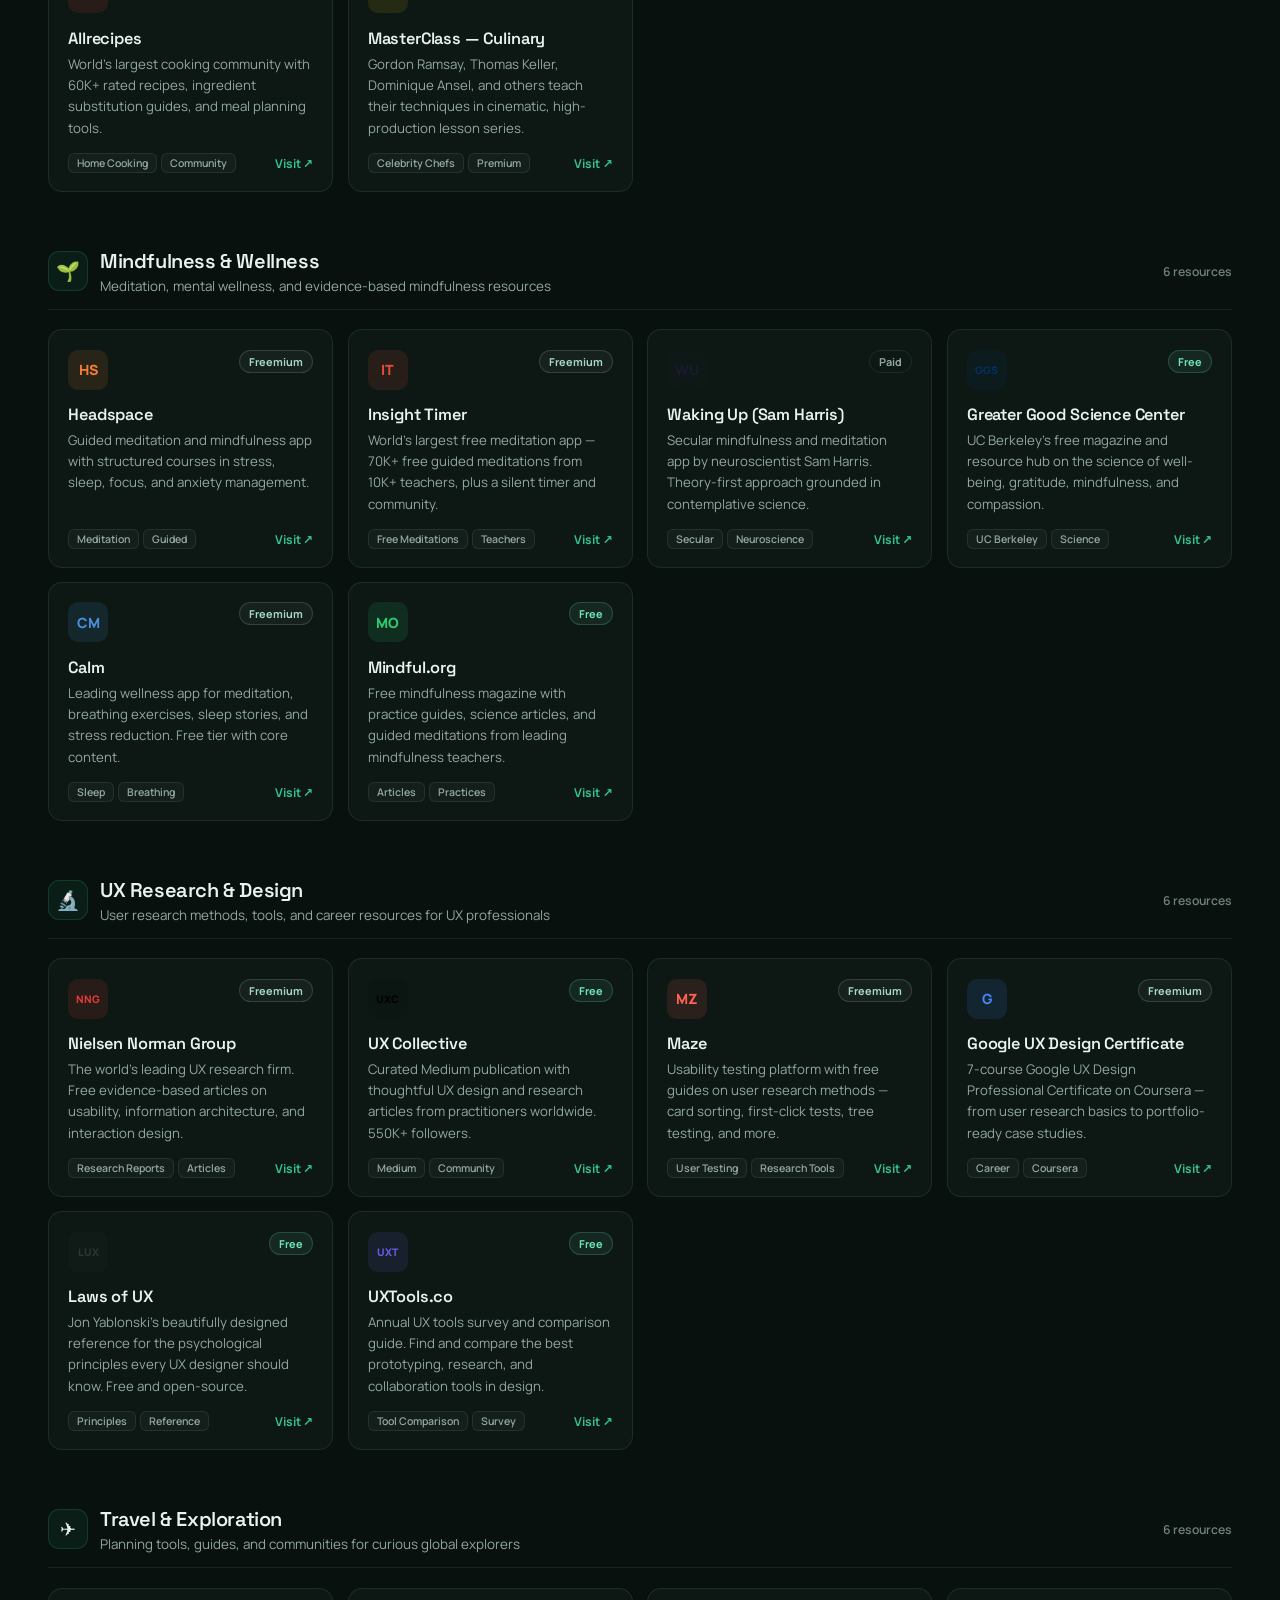
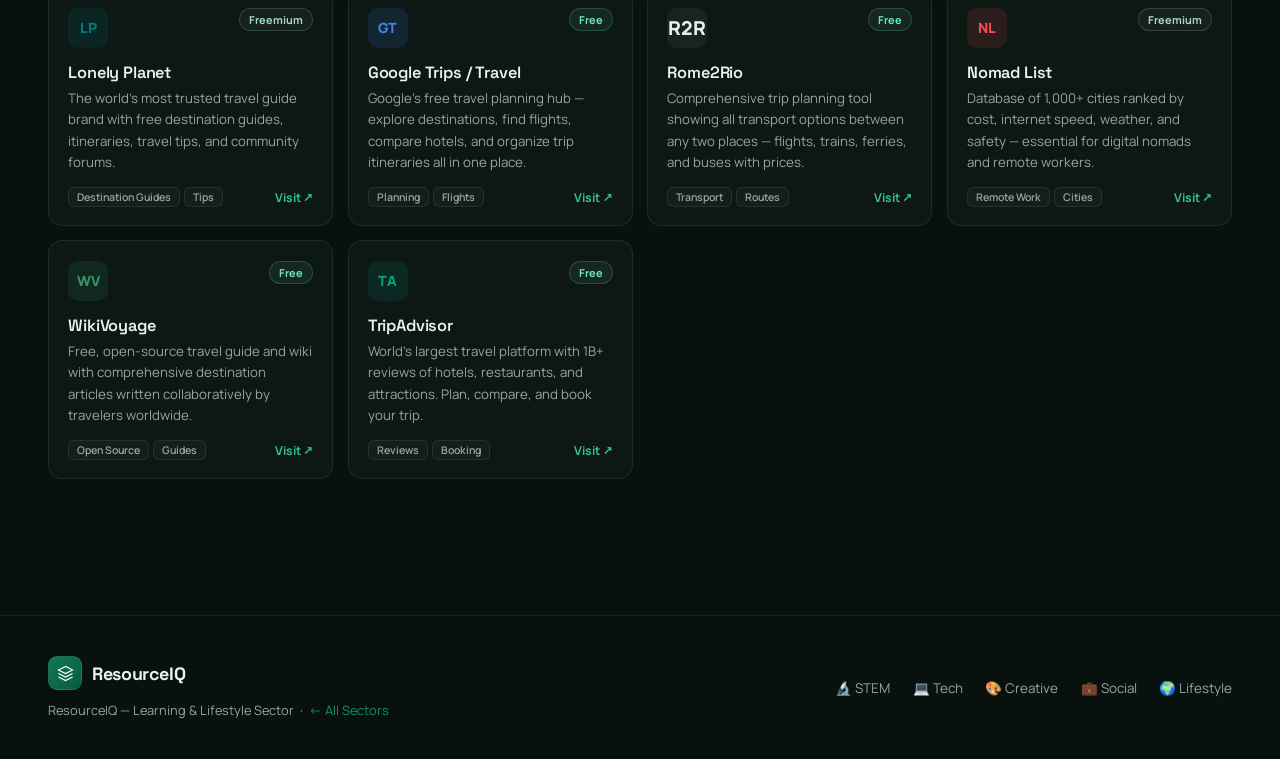
<file: sector-lifestyle.html>
<!DOCTYPE html>
<html lang="en">
<head>
<meta charset="UTF-8">
<meta name="viewport" content="width=device-width, initial-scale=1.0">
<title>Learning & Lifestyle — ResourceIQ</title>
<meta name="theme-color" content="#08110E">
<link rel="preconnect" href="https://fonts.googleapis.com">
<link rel="preconnect" href="https://fonts.gstatic.com" crossorigin>
<link rel="stylesheet" href="https://fonts.googleapis.com/css2?family=Inter:wght@300;400;500;600;700;800;900&family=Space+Grotesk:wght@400;500;600;700&display=swap">
<link rel="stylesheet" href="resource.css">
</head>
<body class="riq sector">

<a class="skip-link" href="#main-content">Skip to resources</a>

<div class="grid-bg"></div>
<div class="orb orb-1"></div>
<div class="orb orb-2"></div>
<div class="scan-line"></div>
<canvas id="pc"></canvas>

<!-- NAV (same as home page) -->
<nav aria-label="Main">
  <a class="logo" href="index.html" aria-label="ResourceIQ home">
    <div class="logo-gem"><svg viewBox="0 0 24 24" aria-hidden="true"><path d="M12 2L2 7l10 5 10-5-10-5zM2 17l10 5 10-5M2 12l10 5 10-5"/></svg></div>
    ResourceIQ
  </a>

  <div class="nav-center">
    <a class="nav-link" href="index.html">Home</a>
    <a class="nav-link" href="index.html#explore">Explore</a>
    <a class="nav-link is-here" href="index.html#sectors">Sectors</a>
    <a class="nav-link" href="index.html#about">About</a>
  </div>

  <div class="nav-right">
    <button class="nav-search" type="button" data-open-search aria-label="Search this sector">
      <svg viewBox="0 0 24 24" aria-hidden="true"><circle cx="11" cy="11" r="7"/><path d="m20 20-3.5-3.5"/></svg>
      <span class="nav-search-label">Search</span>
      <kbd id="search-kbd">Ctrl K</kbd>
    </button>
    <a class="nav-cta" href="index.html#explore"><span class="nav-cta-text">Explore Resources</span></a>
    <button class="nav-toggle" id="nav-toggle" type="button" aria-expanded="false" aria-controls="nav-menu" aria-label="Open menu">
      <span></span><span></span>
    </button>
  </div>

  <div class="nav-menu" id="nav-menu" hidden>
    <a href="index.html">Home</a>
    <a href="index.html#explore">Explore</a>
    <a href="index.html#sectors">Sectors</a>
    <a href="index.html#about">About</a>
    <div class="nav-menu-sub">
      <a href="sector-stem.html">🔬 STEM</a>
      <a href="sector-tech.html">💻 Tech</a>
      <a href="sector-creative.html">🎨 Creative</a>
      <a href="sector-social.html">💼 Social</a>
      <a href="sector-lifestyle.html" aria-current="page">🌍 Lifestyle</a>
    </div>
    <button class="nav-menu-search" type="button" data-open-search>Search this sector</button>
    <a class="nav-menu-cta" href="index.html#explore">Explore Resources</a>
  </div>
</nav>

<section class="sector-hero">
  <div class="sh-copy">
    <div class="sh-crumbs"><a href="index.html">Home</a><span class="sep">/</span><a href="index.html#sectors">Sectors</a><span class="sep">/</span><span aria-current="page">Learning &amp; Lifestyle</span></div>
    <div class="sector-badge">Sector 05 · Life &amp; Growth</div>
    <h1>Learning &amp; <em>Lifestyle</em></h1>
    <p>Academic learning, language learning, history, philosophy, game development, fitness, cooking, mindfulness, UX research, and travel — a life fully explored.</p>
    <div class="sector-stats">
    <div class="sstat"><strong>10</strong><span>Fields</span></div>
    <div class="sstat"><strong>53+</strong><span>Resources</span></div>
    <div class="sstat"><strong>100%</strong><span>Verified</span></div>
  </div>
  </div>

  <aside class="sector-switch" aria-label="Other sectors">
    <div class="hi-title">Other sectors <a class="back-btn" href="index.html">← All Sectors</a></div>
      <a class="hi-row" href="sector-stem.html"><span class="hi-ico">🔬</span><span class="hi-name">STEM &amp; Sciences</span><span class="hi-meta">10 fields</span><span class="hi-go" aria-hidden="true">↗</span></a>
      <a class="hi-row" href="sector-tech.html"><span class="hi-ico">💻</span><span class="hi-name">Tech &amp; Digital</span><span class="hi-meta">10 fields</span><span class="hi-go" aria-hidden="true">↗</span></a>
      <a class="hi-row" href="sector-creative.html"><span class="hi-ico">🎨</span><span class="hi-name">Creative &amp; Humanities</span><span class="hi-meta">8 fields</span><span class="hi-go" aria-hidden="true">↗</span></a>
      <a class="hi-row" href="sector-social.html"><span class="hi-ico">💼</span><span class="hi-name">Social &amp; Professional</span><span class="hi-meta">10 fields</span><span class="hi-go" aria-hidden="true">↗</span></a>
  </aside>
</section>

<div class="sector-toolbar">
  <div class="sector-toolbar-inner">
    <div class="field-tabs">
      <button class="ftab active" onclick="filterField('all',this)">🌐 All</button>
      <button class="ftab" onclick="filterField('academic',this)">🎓 Academic</button>
      <button class="ftab" onclick="filterField('languages',this)">🌍 Languages</button>
      <button class="ftab" onclick="filterField('history',this)">🏺 History</button>
      <button class="ftab" onclick="filterField('philosophy',this)">🤔 Philosophy</button>
      <button class="ftab" onclick="filterField('game-dev',this)">🎮 Game Dev</button>
      <button class="ftab" onclick="filterField('fitness',this)">💪 Fitness</button>
      <button class="ftab" onclick="filterField('cooking',this)">👨‍🍳 Cooking</button>
      <button class="ftab" onclick="filterField('wellness',this)">🌱 Wellness</button>
      <button class="ftab" onclick="filterField('ux-research',this)">🔬 UX Research</button>
      <button class="ftab" onclick="filterField('travel',this)">✈️ Travel</button>
    </div>
    <div class="sector-search" role="search">
      <svg viewBox="0 0 24 24" aria-hidden="true"><circle cx="11" cy="11" r="7"/><path d="m20 20-3.5-3.5"/></svg>
      <label class="sr-only" for="sector-search-input">Search this sector</label>
      <input id="sector-search-input" type="search" autocomplete="off" spellcheck="false" placeholder="Search this sector">
      <button class="hs-clear" id="sector-search-clear" type="button" aria-label="Clear search" hidden>✕</button>
    </div>
  </div>
</div>

<main id="main-content"></main>

<footer>
  <div class="footer-inner">
    <div class="footer-brand">
      <a class="logo" href="index.html">
        <div class="logo-gem"><svg viewBox="0 0 24 24" aria-hidden="true"><path d="M12 2L2 7l10 5 10-5-10-5zM2 17l10 5 10-5M2 12l10 5 10-5"/></svg></div>
        ResourceIQ
      </a>
      <p>ResourceIQ — Learning &amp; Lifestyle Sector &nbsp;·&nbsp; <a href="index.html">← All Sectors</a></p>
    </div>
    <div class="footer-links">
      <a href="sector-stem.html">🔬 STEM</a>
      <a href="sector-tech.html">💻 Tech</a>
      <a href="sector-creative.html">🎨 Creative</a>
      <a href="sector-social.html">💼 Social</a>
      <a href="sector-lifestyle.html">🌍 Lifestyle</a>
    </div>
  </div>
</footer>
<!-- <button class="ai-fab" title="Ask AI">🤖</button> -->
<script src="resource.js"></script>
</body>
</html>
</file>
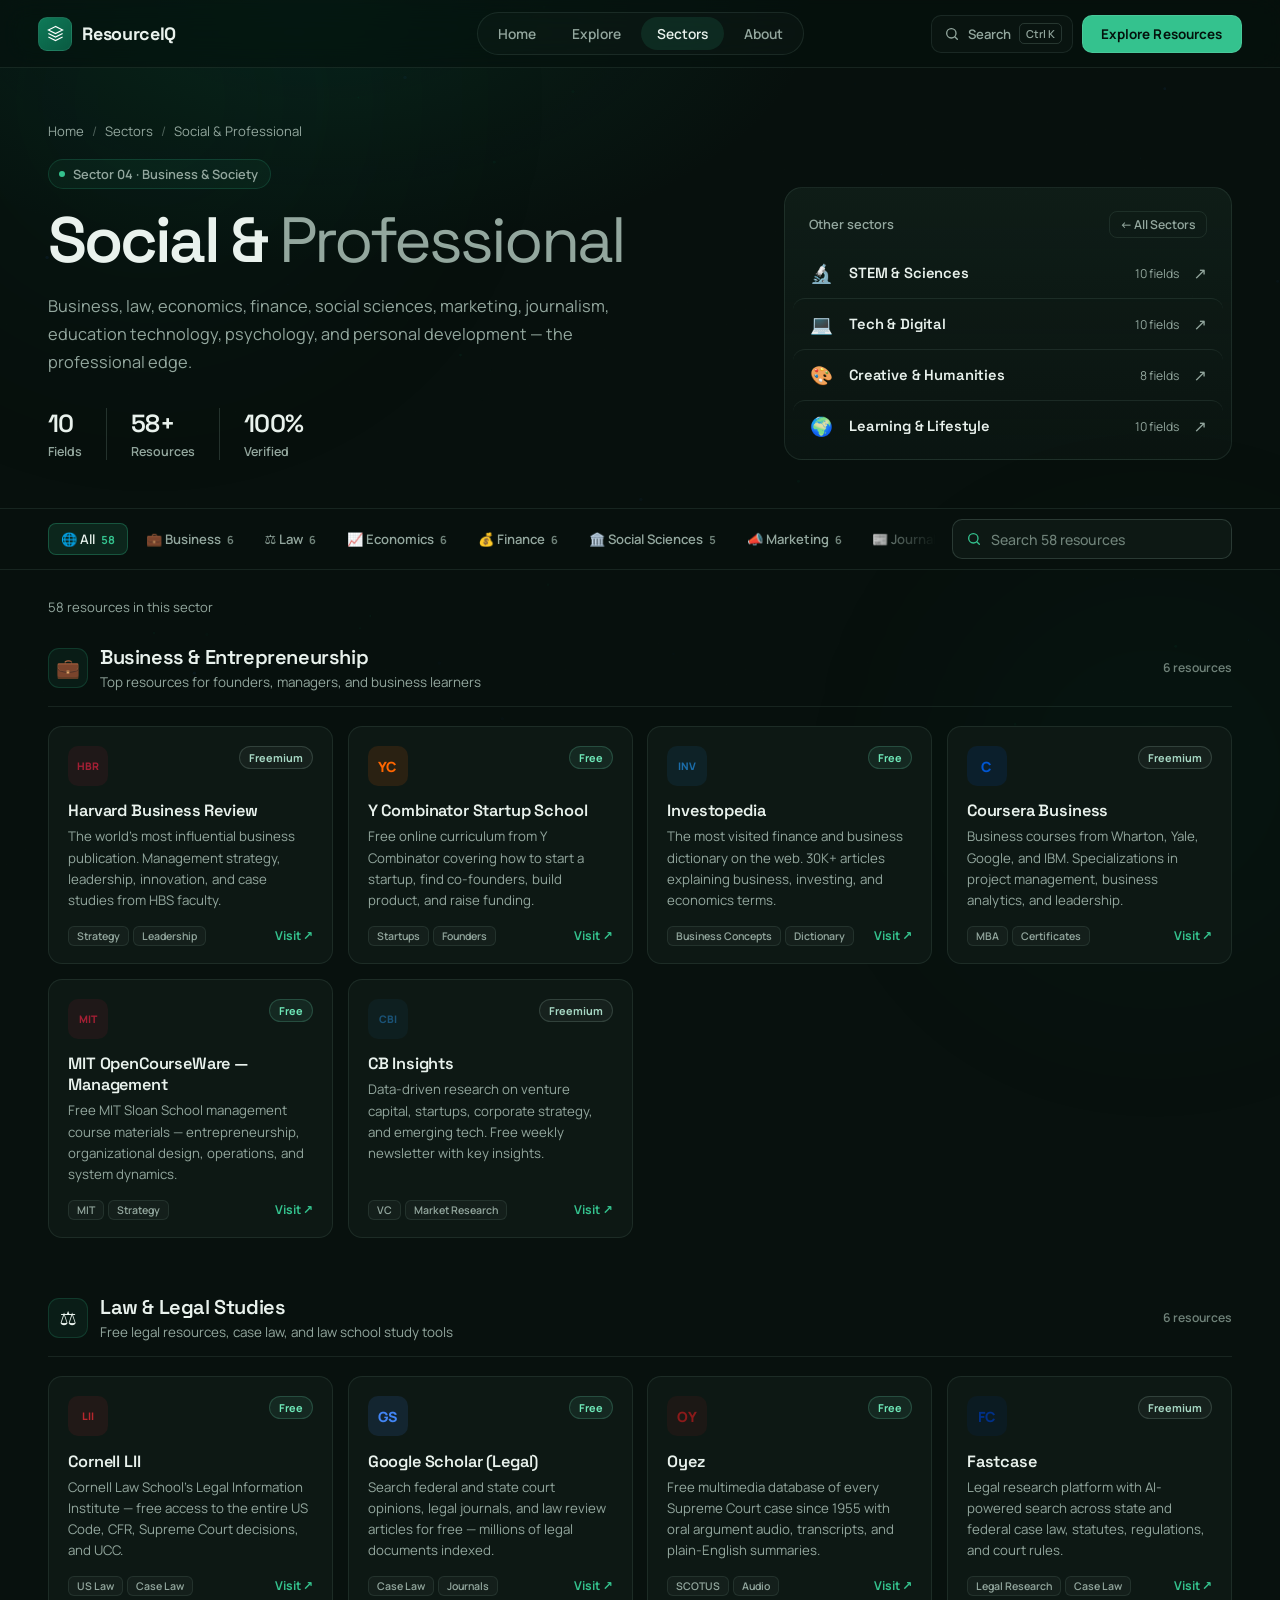
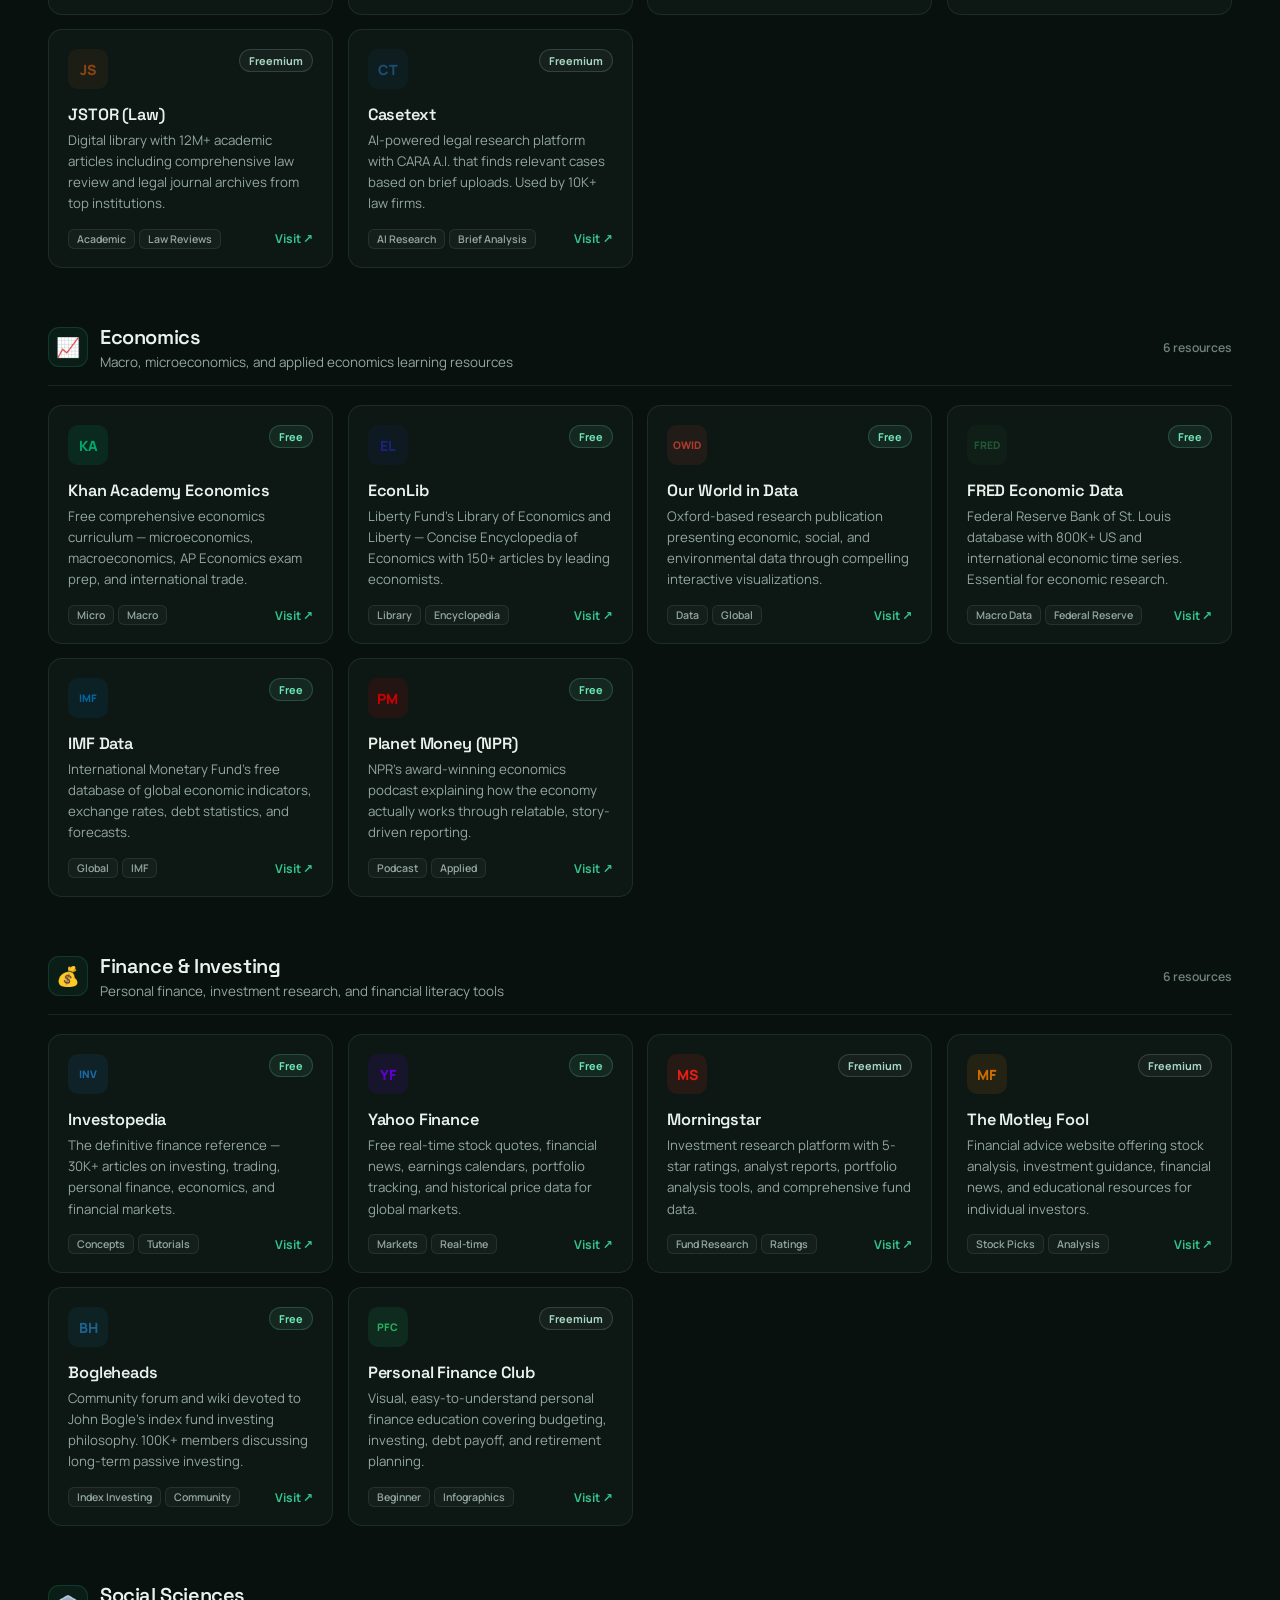
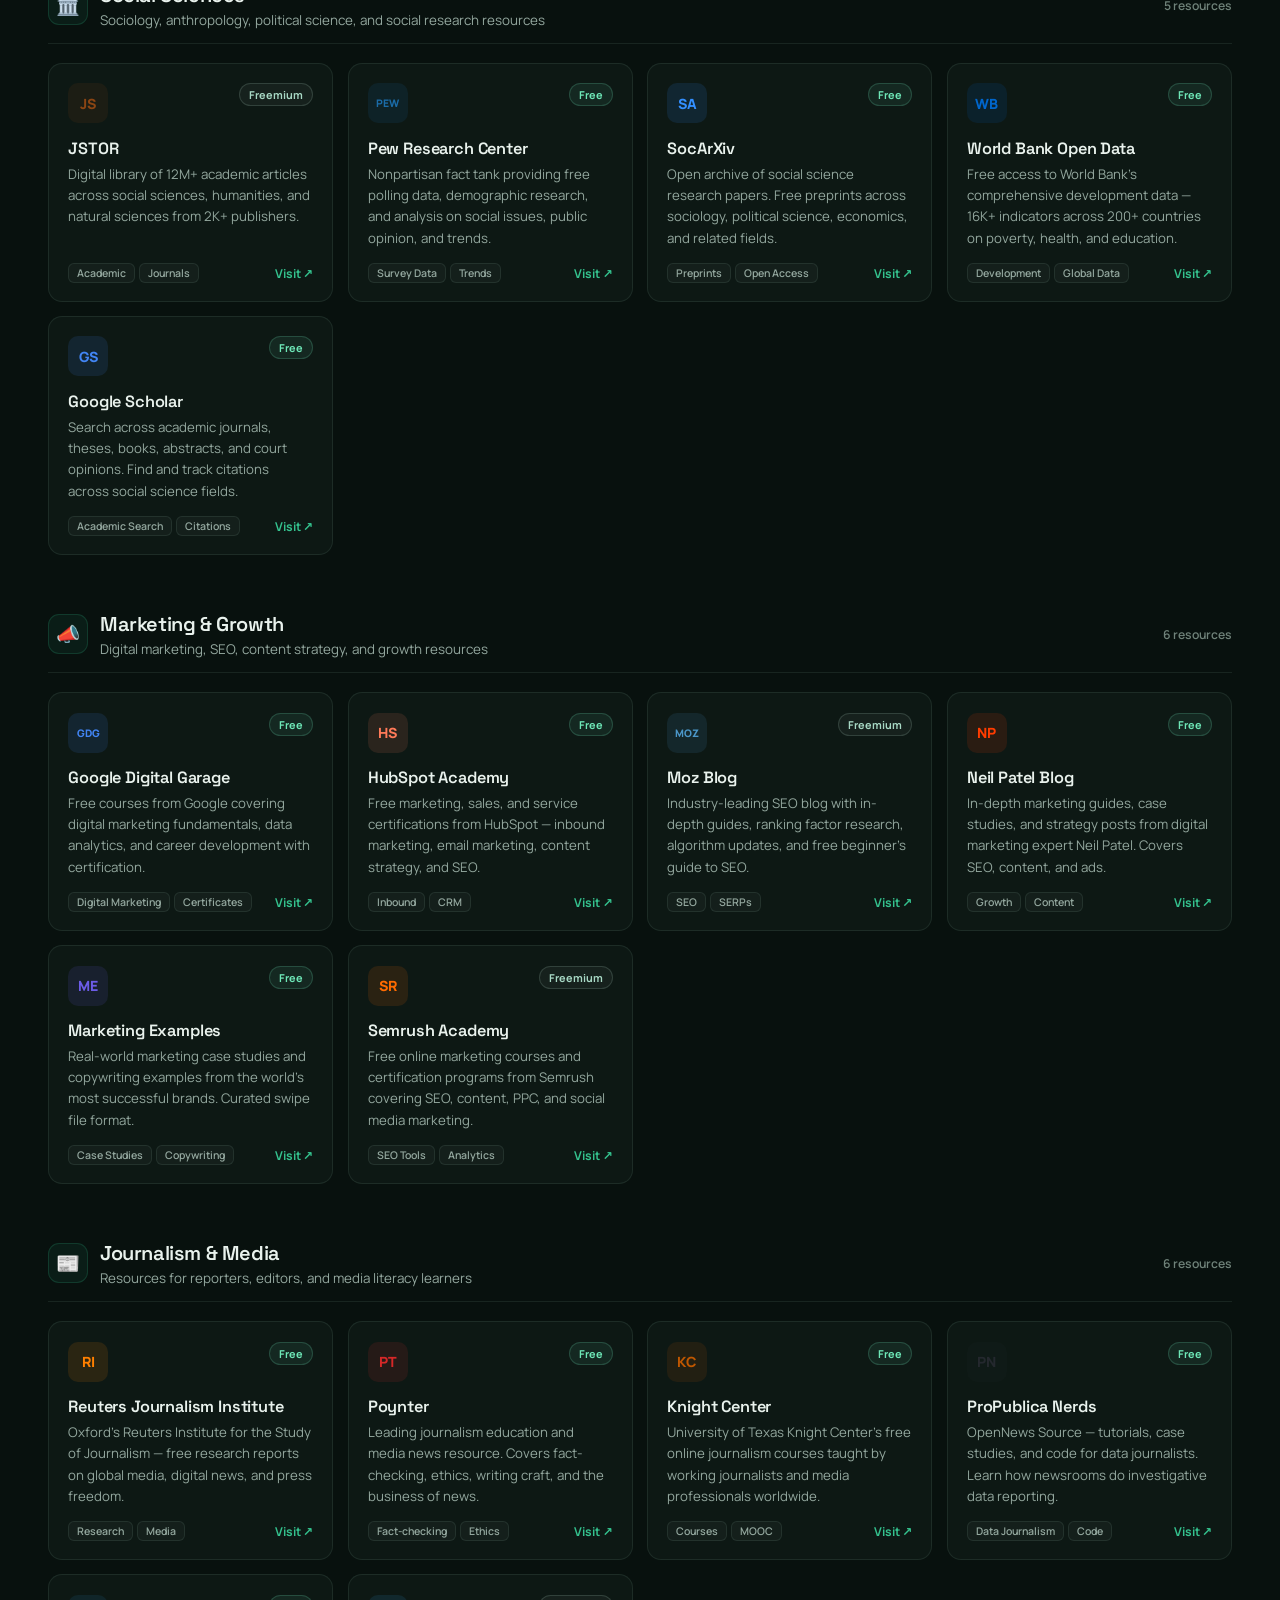
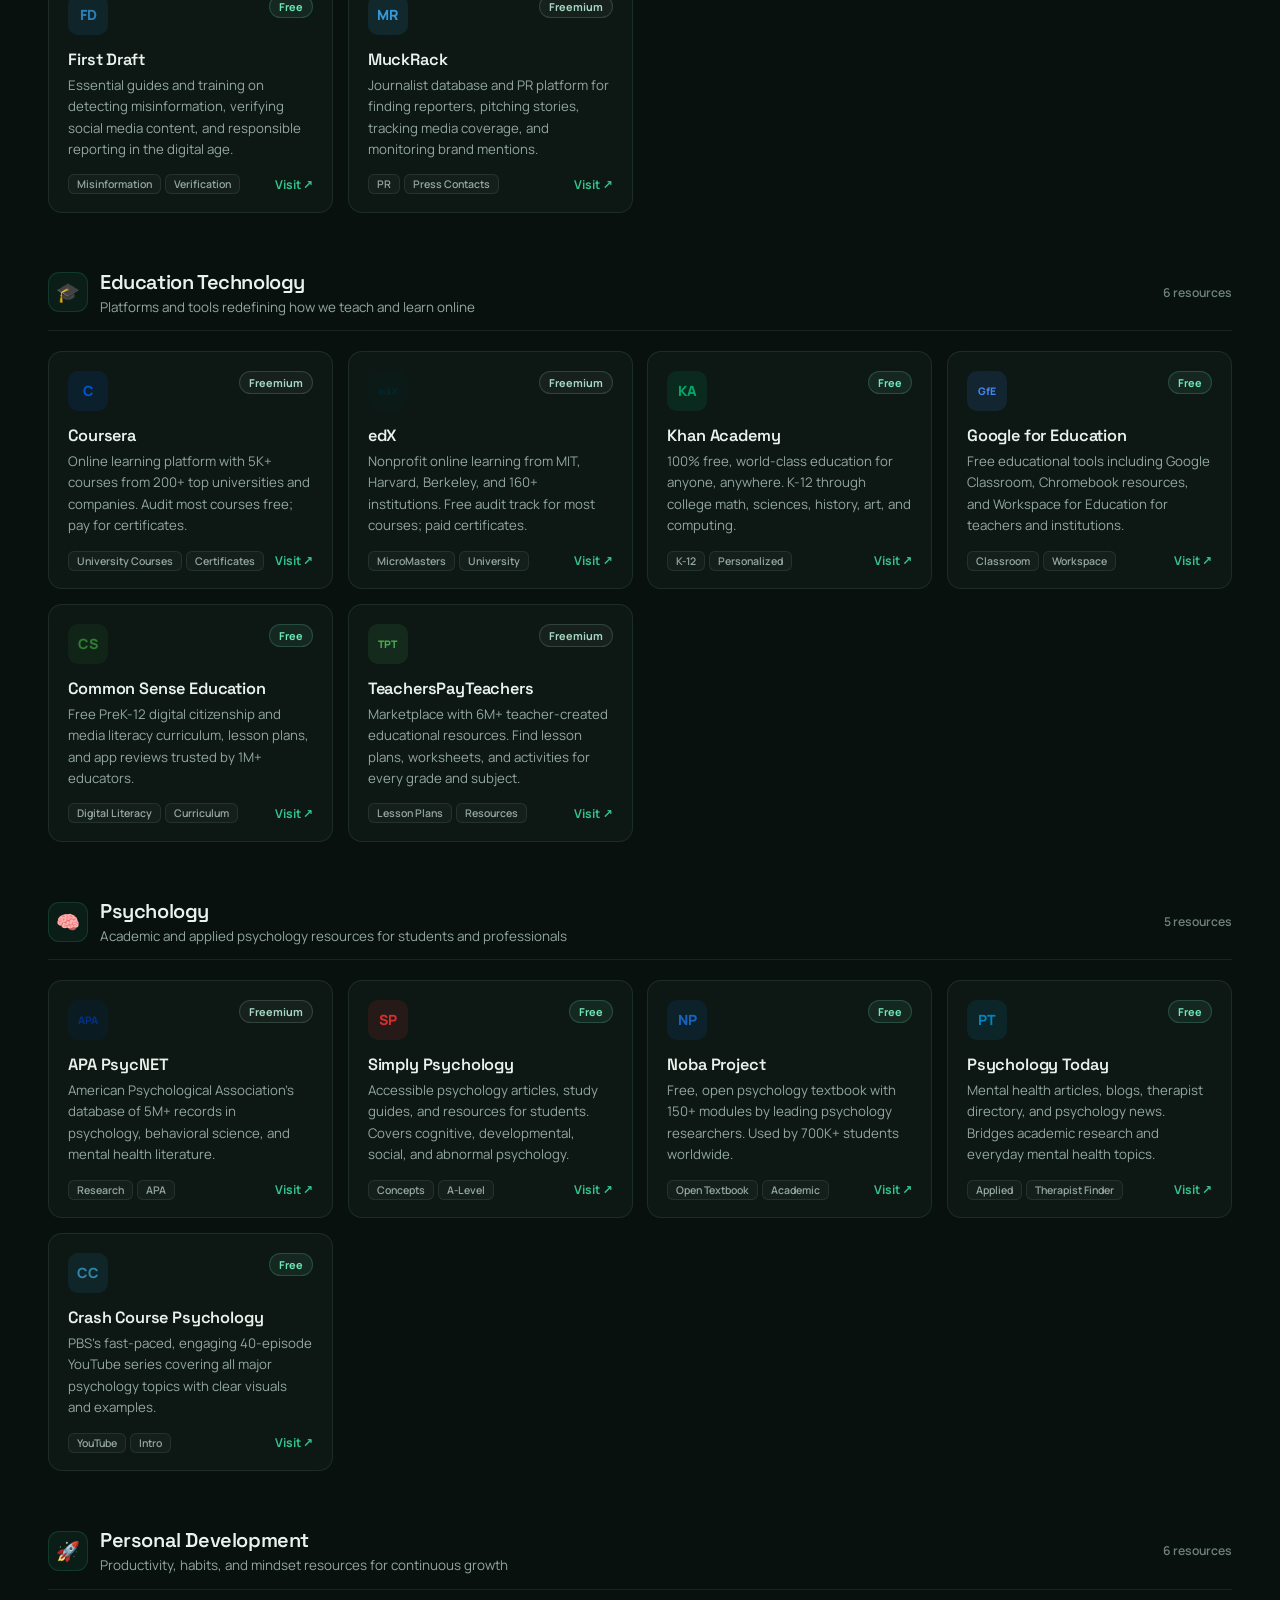
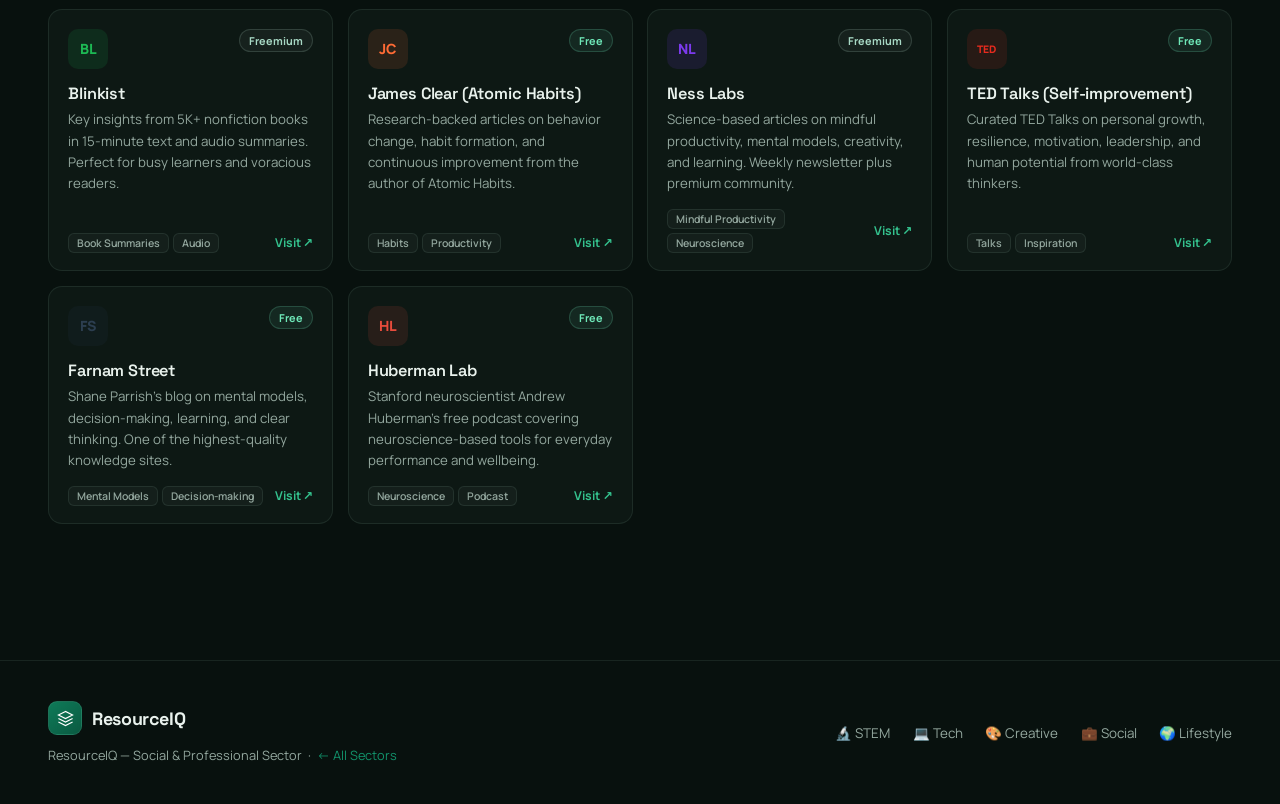
<file: sector-social.html>
<!DOCTYPE html>
<html lang="en">
<head>
<meta charset="UTF-8">
<meta name="viewport" content="width=device-width, initial-scale=1.0">
<title>Social & Professional — ResourceIQ</title>
<meta name="theme-color" content="#08110E">
<link rel="preconnect" href="https://fonts.googleapis.com">
<link rel="preconnect" href="https://fonts.gstatic.com" crossorigin>
<link rel="stylesheet" href="https://fonts.googleapis.com/css2?family=Inter:wght@300;400;500;600;700;800;900&family=Space+Grotesk:wght@400;500;600;700&display=swap">
<link rel="stylesheet" href="resource.css">
</head>
<body class="riq sector">

<a class="skip-link" href="#main-content">Skip to resources</a>

<div class="grid-bg"></div>
<div class="orb orb-1"></div>
<div class="orb orb-2"></div>
<div class="scan-line"></div>
<canvas id="pc"></canvas>

<!-- NAV (same as home page) -->
<nav aria-label="Main">
  <a class="logo" href="index.html" aria-label="ResourceIQ home">
    <div class="logo-gem"><svg viewBox="0 0 24 24" aria-hidden="true"><path d="M12 2L2 7l10 5 10-5-10-5zM2 17l10 5 10-5M2 12l10 5 10-5"/></svg></div>
    ResourceIQ
  </a>

  <div class="nav-center">
    <a class="nav-link" href="index.html">Home</a>
    <a class="nav-link" href="index.html#explore">Explore</a>
    <a class="nav-link is-here" href="index.html#sectors">Sectors</a>
    <a class="nav-link" href="index.html#about">About</a>
  </div>

  <div class="nav-right">
    <button class="nav-search" type="button" data-open-search aria-label="Search this sector">
      <svg viewBox="0 0 24 24" aria-hidden="true"><circle cx="11" cy="11" r="7"/><path d="m20 20-3.5-3.5"/></svg>
      <span class="nav-search-label">Search</span>
      <kbd id="search-kbd">Ctrl K</kbd>
    </button>
    <a class="nav-cta" href="index.html#explore"><span class="nav-cta-text">Explore Resources</span></a>
    <button class="nav-toggle" id="nav-toggle" type="button" aria-expanded="false" aria-controls="nav-menu" aria-label="Open menu">
      <span></span><span></span>
    </button>
  </div>

  <div class="nav-menu" id="nav-menu" hidden>
    <a href="index.html">Home</a>
    <a href="index.html#explore">Explore</a>
    <a href="index.html#sectors">Sectors</a>
    <a href="index.html#about">About</a>
    <div class="nav-menu-sub">
      <a href="sector-stem.html">🔬 STEM</a>
      <a href="sector-tech.html">💻 Tech</a>
      <a href="sector-creative.html">🎨 Creative</a>
      <a href="sector-social.html" aria-current="page">💼 Social</a>
      <a href="sector-lifestyle.html">🌍 Lifestyle</a>
    </div>
    <button class="nav-menu-search" type="button" data-open-search>Search this sector</button>
    <a class="nav-menu-cta" href="index.html#explore">Explore Resources</a>
  </div>
</nav>

<section class="sector-hero">
  <div class="sh-copy">
    <div class="sh-crumbs"><a href="index.html">Home</a><span class="sep">/</span><a href="index.html#sectors">Sectors</a><span class="sep">/</span><span aria-current="page">Social &amp; Professional</span></div>
    <div class="sector-badge">Sector 04 · Business &amp; Society</div>
    <h1>Social &amp; <em>Professional</em></h1>
    <p>Business, law, economics, finance, social sciences, marketing, journalism, education technology, psychology, and personal development — the professional edge.</p>
    <div class="sector-stats">
    <div class="sstat"><strong>10</strong><span>Fields</span></div>
    <div class="sstat"><strong>58+</strong><span>Resources</span></div>
    <div class="sstat"><strong>100%</strong><span>Verified</span></div>
  </div>
  </div>

  <aside class="sector-switch" aria-label="Other sectors">
    <div class="hi-title">Other sectors <a class="back-btn" href="index.html">← All Sectors</a></div>
      <a class="hi-row" href="sector-stem.html"><span class="hi-ico">🔬</span><span class="hi-name">STEM &amp; Sciences</span><span class="hi-meta">10 fields</span><span class="hi-go" aria-hidden="true">↗</span></a>
      <a class="hi-row" href="sector-tech.html"><span class="hi-ico">💻</span><span class="hi-name">Tech &amp; Digital</span><span class="hi-meta">10 fields</span><span class="hi-go" aria-hidden="true">↗</span></a>
      <a class="hi-row" href="sector-creative.html"><span class="hi-ico">🎨</span><span class="hi-name">Creative &amp; Humanities</span><span class="hi-meta">8 fields</span><span class="hi-go" aria-hidden="true">↗</span></a>
      <a class="hi-row" href="sector-lifestyle.html"><span class="hi-ico">🌍</span><span class="hi-name">Learning &amp; Lifestyle</span><span class="hi-meta">10 fields</span><span class="hi-go" aria-hidden="true">↗</span></a>
  </aside>
</section>

<div class="sector-toolbar">
  <div class="sector-toolbar-inner">
    <div class="field-tabs">
      <button class="ftab active" onclick="filterField('all',this)">🌐 All</button>
      <button class="ftab" onclick="filterField('business',this)">💼 Business</button>
      <button class="ftab" onclick="filterField('law',this)">⚖️ Law</button>
      <button class="ftab" onclick="filterField('economics',this)">📈 Economics</button>
      <button class="ftab" onclick="filterField('finance',this)">💰 Finance</button>
      <button class="ftab" onclick="filterField('social-sciences',this)">🏛️ Social Sciences</button>
      <button class="ftab" onclick="filterField('marketing',this)">📣 Marketing</button>
      <button class="ftab" onclick="filterField('journalism',this)">📰 Journalism</button>
      <button class="ftab" onclick="filterField('edtech',this)">🎓 EdTech</button>
      <button class="ftab" onclick="filterField('psychology',this)">🧠 Psychology</button>
      <button class="ftab" onclick="filterField('self-dev',this)">🚀 Self Dev</button>
    </div>
    <div class="sector-search" role="search">
      <svg viewBox="0 0 24 24" aria-hidden="true"><circle cx="11" cy="11" r="7"/><path d="m20 20-3.5-3.5"/></svg>
      <label class="sr-only" for="sector-search-input">Search this sector</label>
      <input id="sector-search-input" type="search" autocomplete="off" spellcheck="false" placeholder="Search this sector">
      <button class="hs-clear" id="sector-search-clear" type="button" aria-label="Clear search" hidden>✕</button>
    </div>
  </div>
</div>

<main id="main-content"></main>

<footer>
  <div class="footer-inner">
    <div class="footer-brand">
      <a class="logo" href="index.html">
        <div class="logo-gem"><svg viewBox="0 0 24 24" aria-hidden="true"><path d="M12 2L2 7l10 5 10-5-10-5zM2 17l10 5 10-5M2 12l10 5 10-5"/></svg></div>
        ResourceIQ
      </a>
      <p>ResourceIQ — Social &amp; Professional Sector &nbsp;·&nbsp; <a href="index.html">← All Sectors</a></p>
    </div>
    <div class="footer-links">
      <a href="sector-stem.html">🔬 STEM</a>
      <a href="sector-tech.html">💻 Tech</a>
      <a href="sector-creative.html">🎨 Creative</a>
      <a href="sector-social.html">💼 Social</a>
      <a href="sector-lifestyle.html">🌍 Lifestyle</a>
    </div>
  </div>
</footer>
<!-- <button class="ai-fab" title="Ask AI">🤖</button> -->
<script src="resource.js"></script>
</body>
</html>
</file>
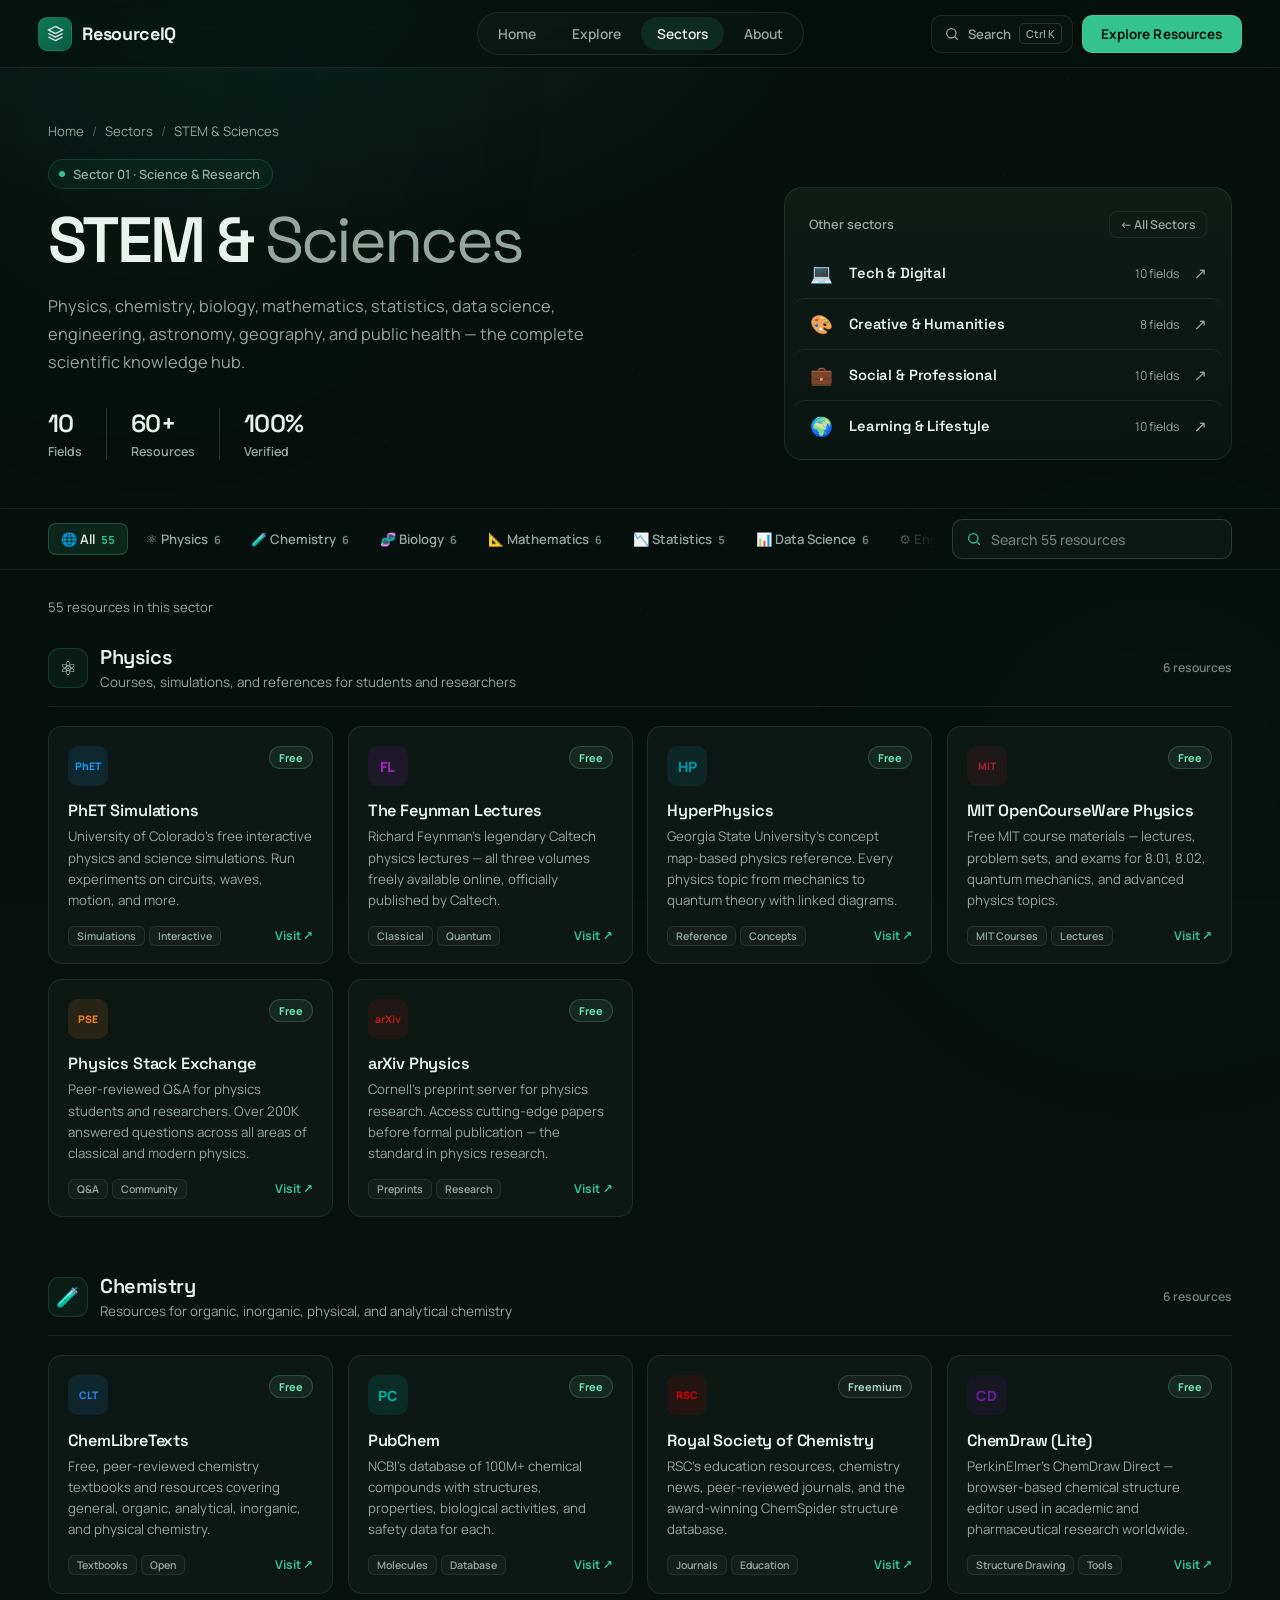
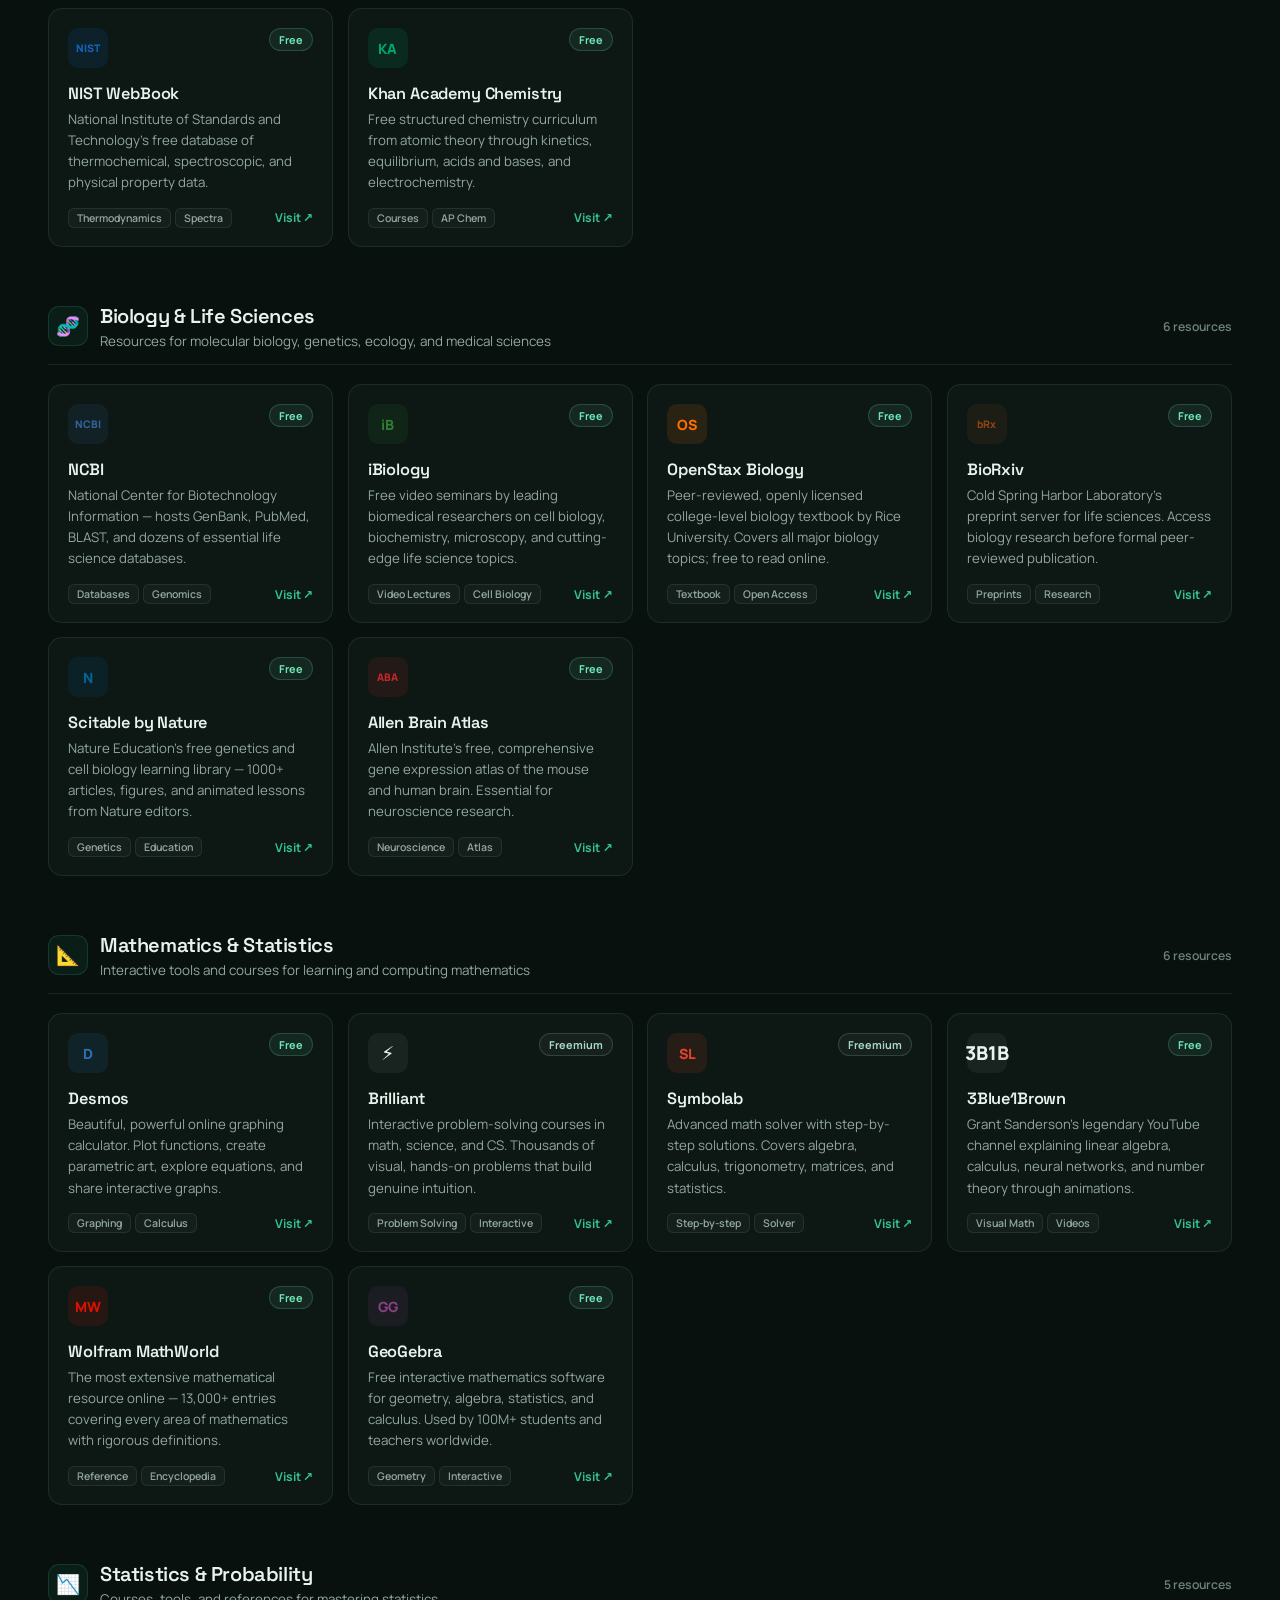
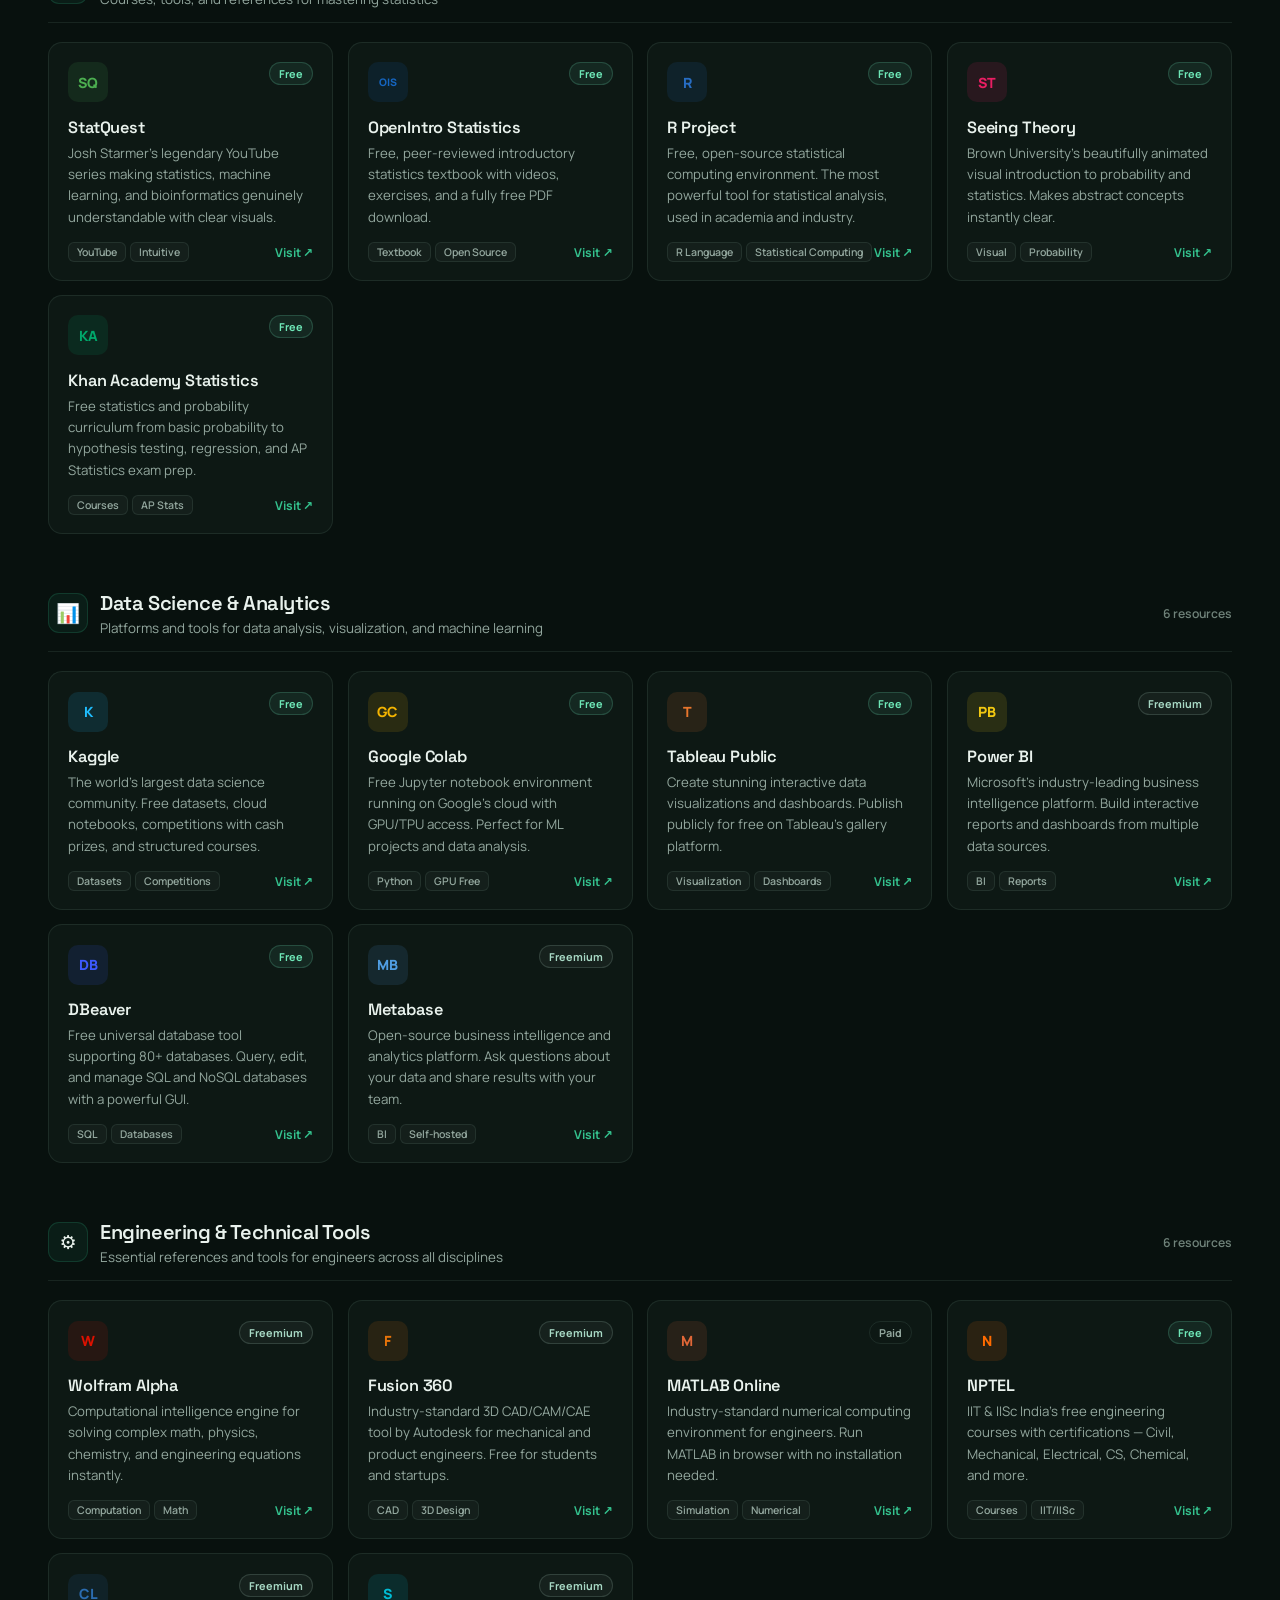
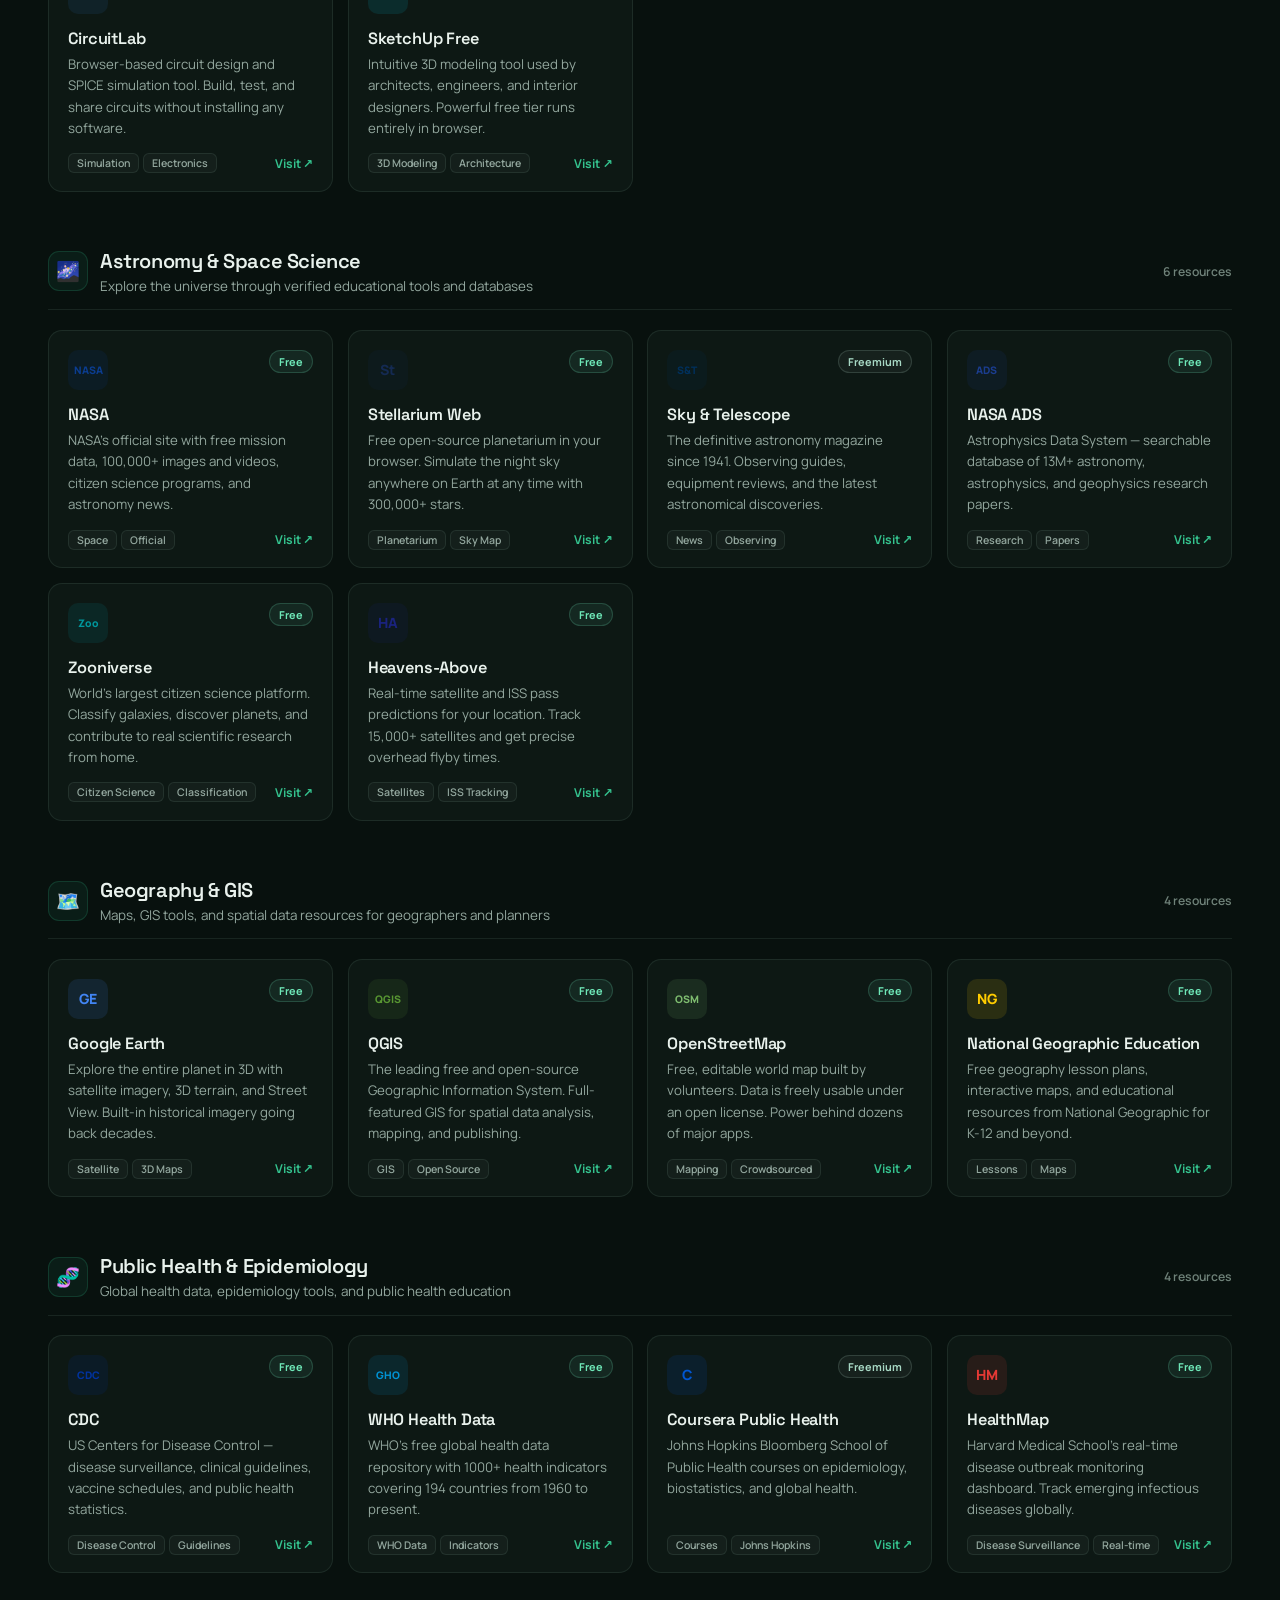
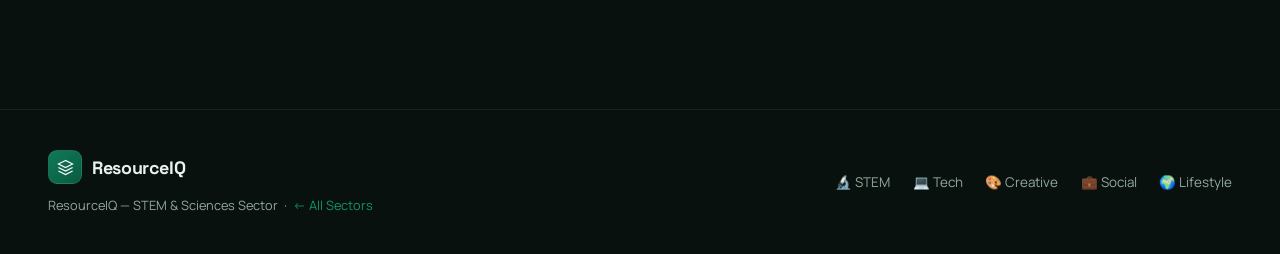
<file: sector-stem.html>
<!DOCTYPE html>
<html lang="en">
<head>
<meta charset="UTF-8">
<meta name="viewport" content="width=device-width, initial-scale=1.0">
<title>STEM & Sciences — ResourceIQ</title>
<meta name="theme-color" content="#08110E">
<link rel="preconnect" href="https://fonts.googleapis.com">
<link rel="preconnect" href="https://fonts.gstatic.com" crossorigin>
<link rel="stylesheet" href="https://fonts.googleapis.com/css2?family=Inter:wght@300;400;500;600;700;800;900&family=Space+Grotesk:wght@400;500;600;700&display=swap">
<link rel="stylesheet" href="resource.css">
</head>
<body class="riq sector">

<a class="skip-link" href="#main-content">Skip to resources</a>

<div class="grid-bg"></div>
<div class="orb orb-1"></div>
<div class="orb orb-2"></div>
<div class="scan-line"></div>
<canvas id="pc"></canvas>

<!-- NAV (same as home page) -->
<nav aria-label="Main">
  <a class="logo" href="index.html" aria-label="ResourceIQ home">
    <div class="logo-gem"><svg viewBox="0 0 24 24" aria-hidden="true"><path d="M12 2L2 7l10 5 10-5-10-5zM2 17l10 5 10-5M2 12l10 5 10-5"/></svg></div>
    ResourceIQ
  </a>

  <div class="nav-center">
    <a class="nav-link" href="index.html">Home</a>
    <a class="nav-link" href="index.html#explore">Explore</a>
    <a class="nav-link is-here" href="index.html#sectors">Sectors</a>
    <a class="nav-link" href="index.html#about">About</a>
  </div>

  <div class="nav-right">
    <button class="nav-search" type="button" data-open-search aria-label="Search this sector">
      <svg viewBox="0 0 24 24" aria-hidden="true"><circle cx="11" cy="11" r="7"/><path d="m20 20-3.5-3.5"/></svg>
      <span class="nav-search-label">Search</span>
      <kbd id="search-kbd">Ctrl K</kbd>
    </button>
    <a class="nav-cta" href="index.html#explore"><span class="nav-cta-text">Explore Resources</span></a>
    <button class="nav-toggle" id="nav-toggle" type="button" aria-expanded="false" aria-controls="nav-menu" aria-label="Open menu">
      <span></span><span></span>
    </button>
  </div>

  <div class="nav-menu" id="nav-menu" hidden>
    <a href="index.html">Home</a>
    <a href="index.html#explore">Explore</a>
    <a href="index.html#sectors">Sectors</a>
    <a href="index.html#about">About</a>
    <div class="nav-menu-sub">
      <a href="sector-stem.html" aria-current="page">🔬 STEM</a>
      <a href="sector-tech.html">💻 Tech</a>
      <a href="sector-creative.html">🎨 Creative</a>
      <a href="sector-social.html">💼 Social</a>
      <a href="sector-lifestyle.html">🌍 Lifestyle</a>
    </div>
    <button class="nav-menu-search" type="button" data-open-search>Search this sector</button>
    <a class="nav-menu-cta" href="index.html#explore">Explore Resources</a>
  </div>
</nav>

<section class="sector-hero">
  <div class="sh-copy">
    <div class="sh-crumbs"><a href="index.html">Home</a><span class="sep">/</span><a href="index.html#sectors">Sectors</a><span class="sep">/</span><span aria-current="page">STEM &amp; Sciences</span></div>
    <div class="sector-badge">Sector 01 · Science & Research</div>
    <h1>STEM &amp; <em>Sciences</em></h1>
    <p>Physics, chemistry, biology, mathematics, statistics, data science, engineering, astronomy, geography, and public health — the complete scientific knowledge hub.</p>
    <div class="sector-stats">
    <div class="sstat"><strong>10</strong><span>Fields</span></div>
    <div class="sstat"><strong>60+</strong><span>Resources</span></div>
    <div class="sstat"><strong>100%</strong><span>Verified</span></div>
  </div>
  </div>

  <aside class="sector-switch" aria-label="Other sectors">
    <div class="hi-title">Other sectors <a class="back-btn" href="index.html">← All Sectors</a></div>
      <a class="hi-row" href="sector-tech.html"><span class="hi-ico">💻</span><span class="hi-name">Tech &amp; Digital</span><span class="hi-meta">10 fields</span><span class="hi-go" aria-hidden="true">↗</span></a>
      <a class="hi-row" href="sector-creative.html"><span class="hi-ico">🎨</span><span class="hi-name">Creative &amp; Humanities</span><span class="hi-meta">8 fields</span><span class="hi-go" aria-hidden="true">↗</span></a>
      <a class="hi-row" href="sector-social.html"><span class="hi-ico">💼</span><span class="hi-name">Social &amp; Professional</span><span class="hi-meta">10 fields</span><span class="hi-go" aria-hidden="true">↗</span></a>
      <a class="hi-row" href="sector-lifestyle.html"><span class="hi-ico">🌍</span><span class="hi-name">Learning &amp; Lifestyle</span><span class="hi-meta">10 fields</span><span class="hi-go" aria-hidden="true">↗</span></a>
  </aside>
</section>

<div class="sector-toolbar">
  <div class="sector-toolbar-inner">
    <div class="field-tabs" id="field-tabs">
      <button class="ftab active" onclick="filterField('all',this)">🌐 All</button>
      <button class="ftab" onclick="filterField('physics',this)">⚛️ Physics</button>
      <button class="ftab" onclick="filterField('chemistry',this)">🧪 Chemistry</button>
      <button class="ftab" onclick="filterField('biology',this)">🧬 Biology</button>
      <button class="ftab" onclick="filterField('mathematics',this)">📐 Mathematics</button>
      <button class="ftab" onclick="filterField('statistics',this)">📉 Statistics</button>
      <button class="ftab" onclick="filterField('data-science',this)">📊 Data Science</button>
      <button class="ftab" onclick="filterField('engineering',this)">⚙️ Engineering</button>
      <button class="ftab" onclick="filterField('astronomy',this)">🌌 Astronomy</button>
      <button class="ftab" onclick="filterField('geography',this)">🗺️ Geography</button>
      <button class="ftab" onclick="filterField('public-health',this)">🧬 Public Health</button>
    </div>
    <div class="sector-search" role="search">
      <svg viewBox="0 0 24 24" aria-hidden="true"><circle cx="11" cy="11" r="7"/><path d="m20 20-3.5-3.5"/></svg>
      <label class="sr-only" for="sector-search-input">Search this sector</label>
      <input id="sector-search-input" type="search" autocomplete="off" spellcheck="false" placeholder="Search this sector">
      <button class="hs-clear" id="sector-search-clear" type="button" aria-label="Clear search" hidden>✕</button>
    </div>
  </div>
</div>

<main id="main-content"></main>

<footer>
  <div class="footer-inner">
    <div class="footer-brand">
      <a class="logo" href="index.html">
        <div class="logo-gem"><svg viewBox="0 0 24 24" aria-hidden="true"><path d="M12 2L2 7l10 5 10-5-10-5zM2 17l10 5 10-5M2 12l10 5 10-5"/></svg></div>
        ResourceIQ
      </a>
      <p>ResourceIQ — STEM &amp; Sciences Sector &nbsp;·&nbsp; <a href="index.html">← All Sectors</a></p>
    </div>
    <div class="footer-links">
      <a href="sector-stem.html">🔬 STEM</a>
      <a href="sector-tech.html">💻 Tech</a>
      <a href="sector-creative.html">🎨 Creative</a>
      <a href="sector-social.html">💼 Social</a>
      <a href="sector-lifestyle.html">🌍 Lifestyle</a>
    </div>
  </div>
</footer>
<!-- <button class="ai-fab" title="Ask AI">🤖</button> -->
<script src="resource.js"></script>
</body>
</html>
</file>
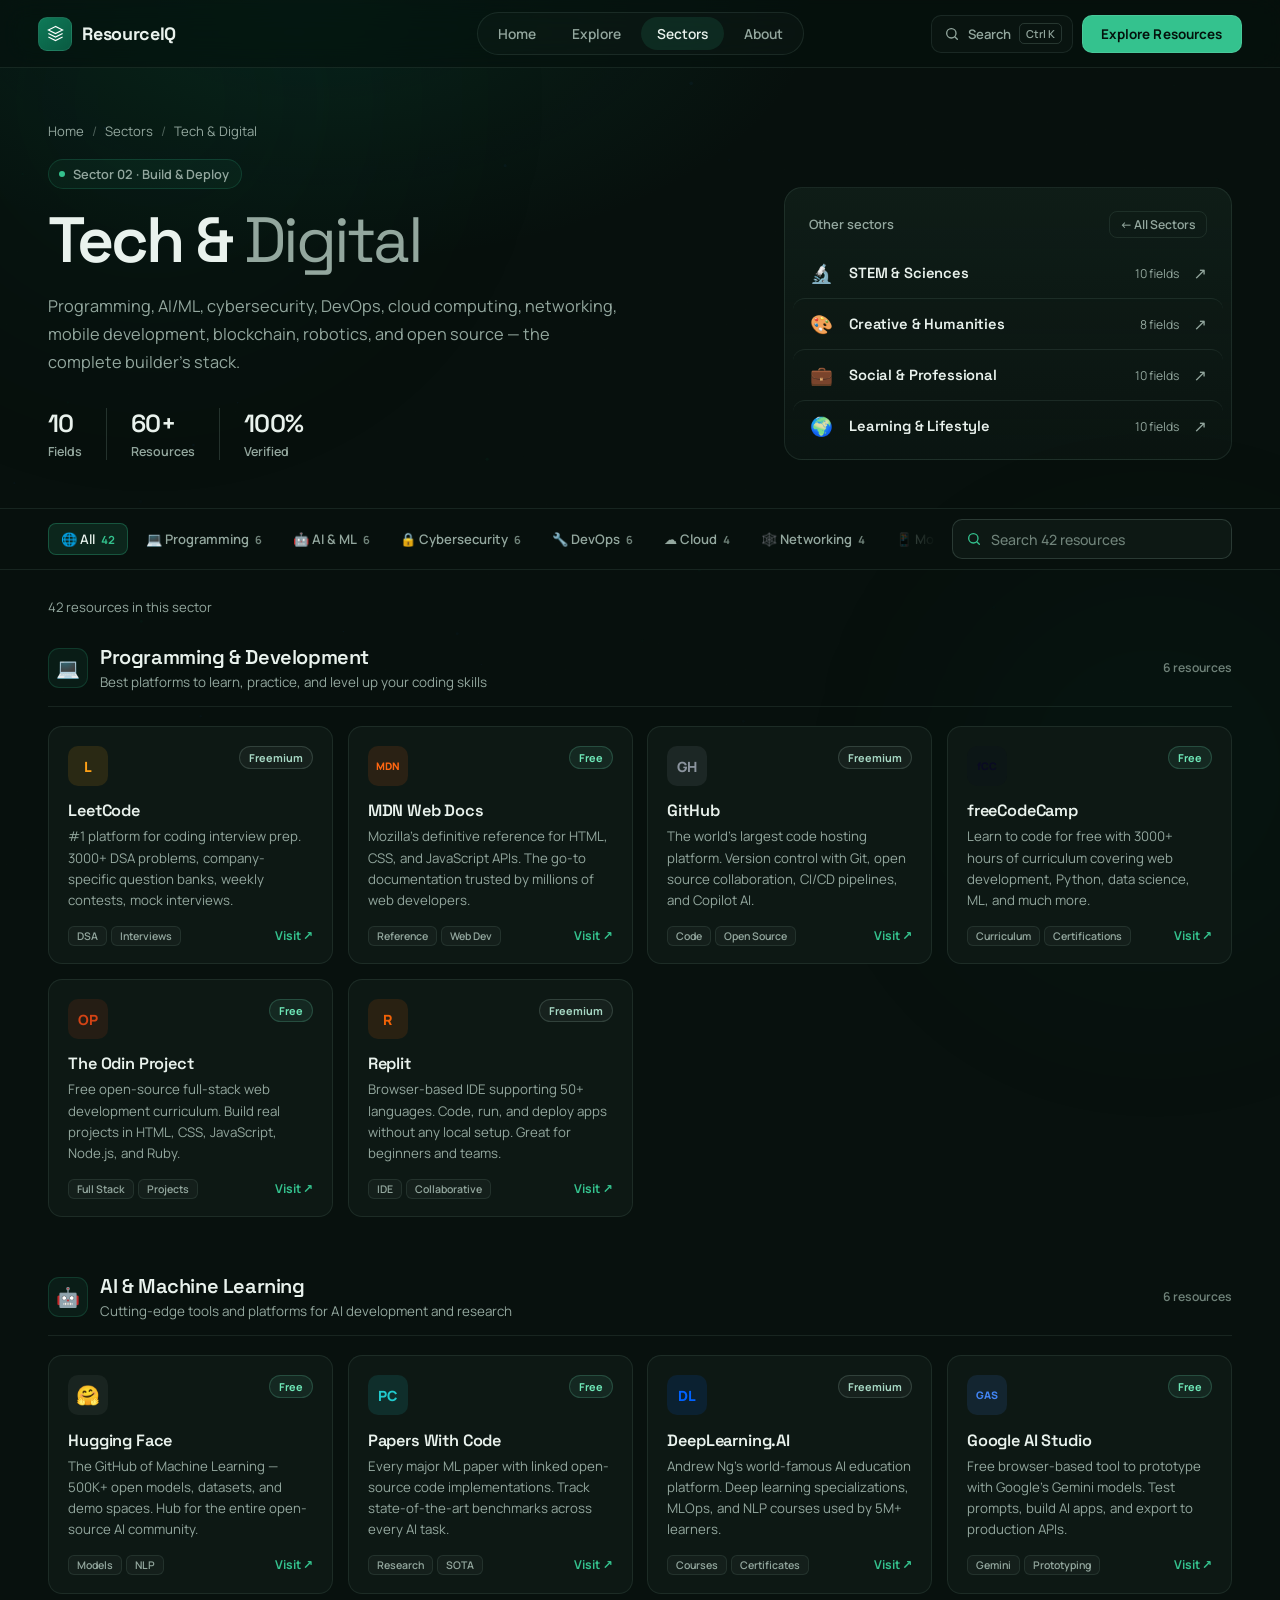
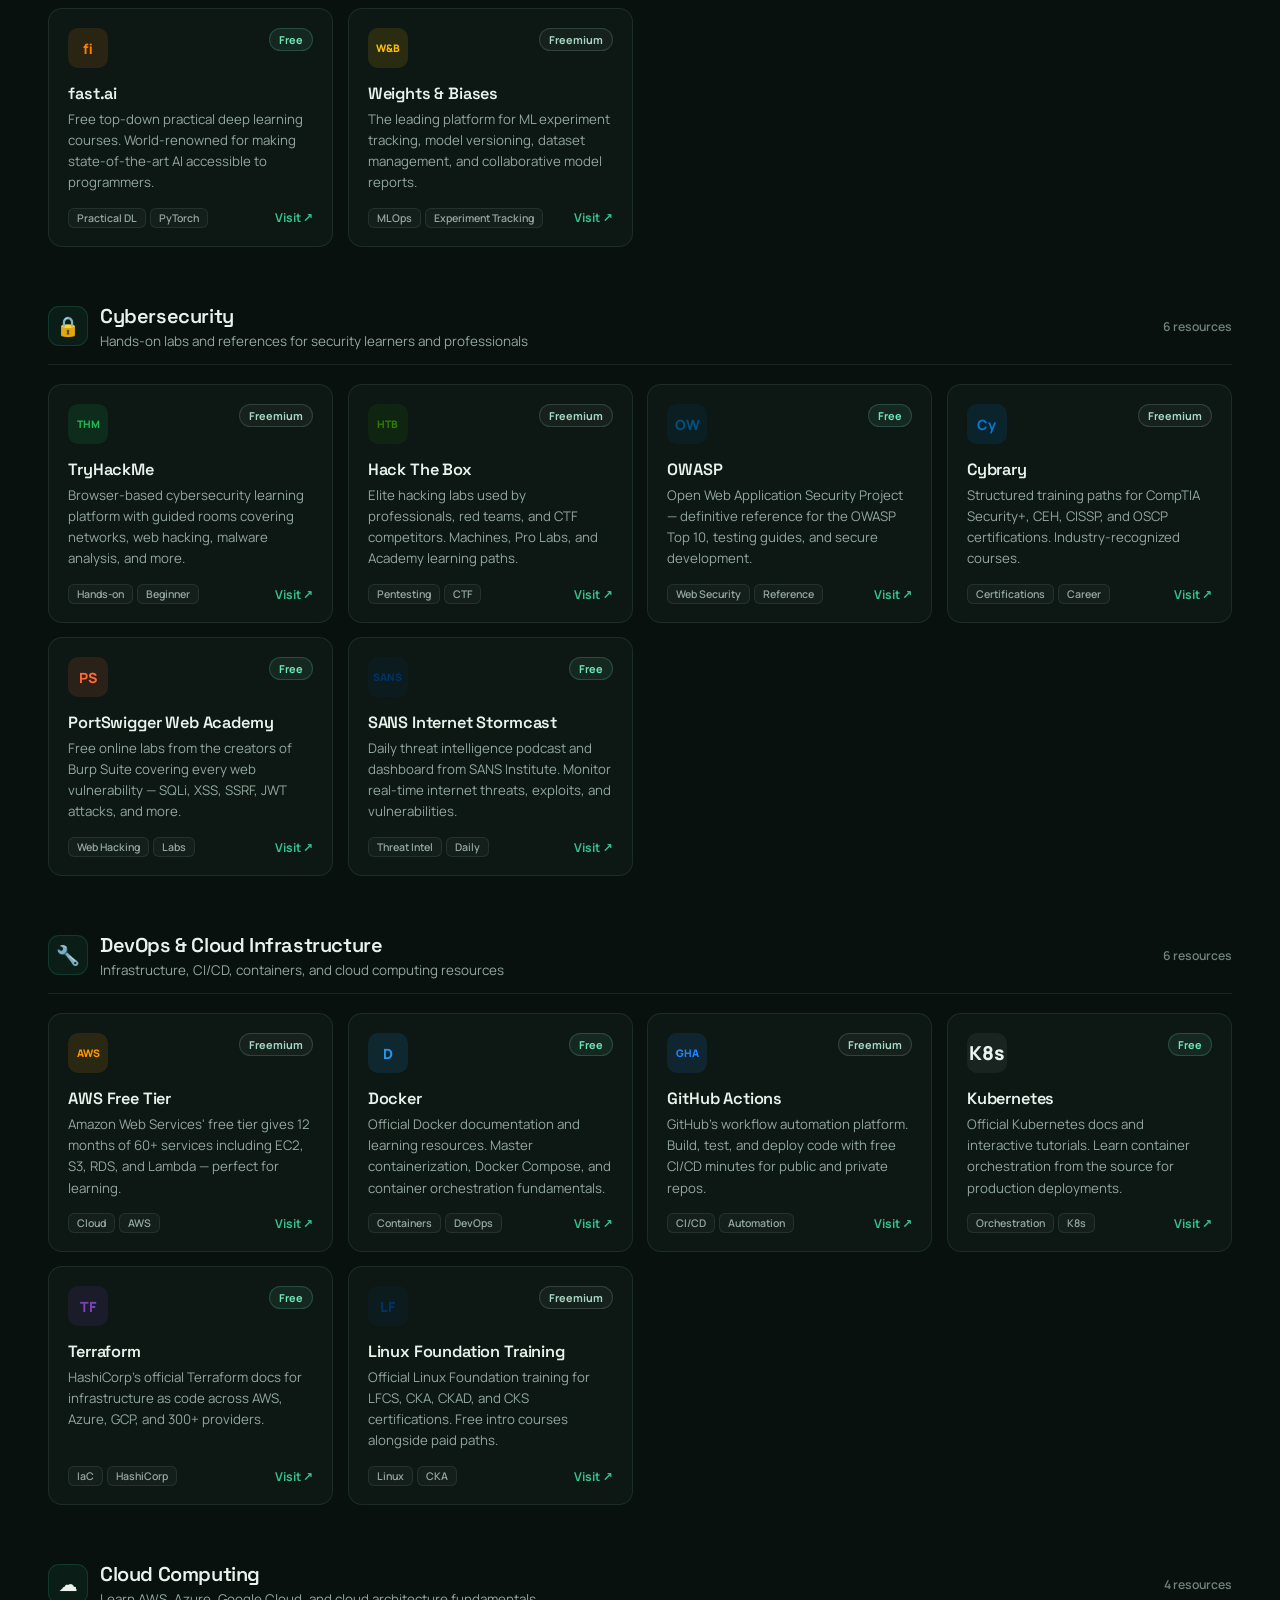
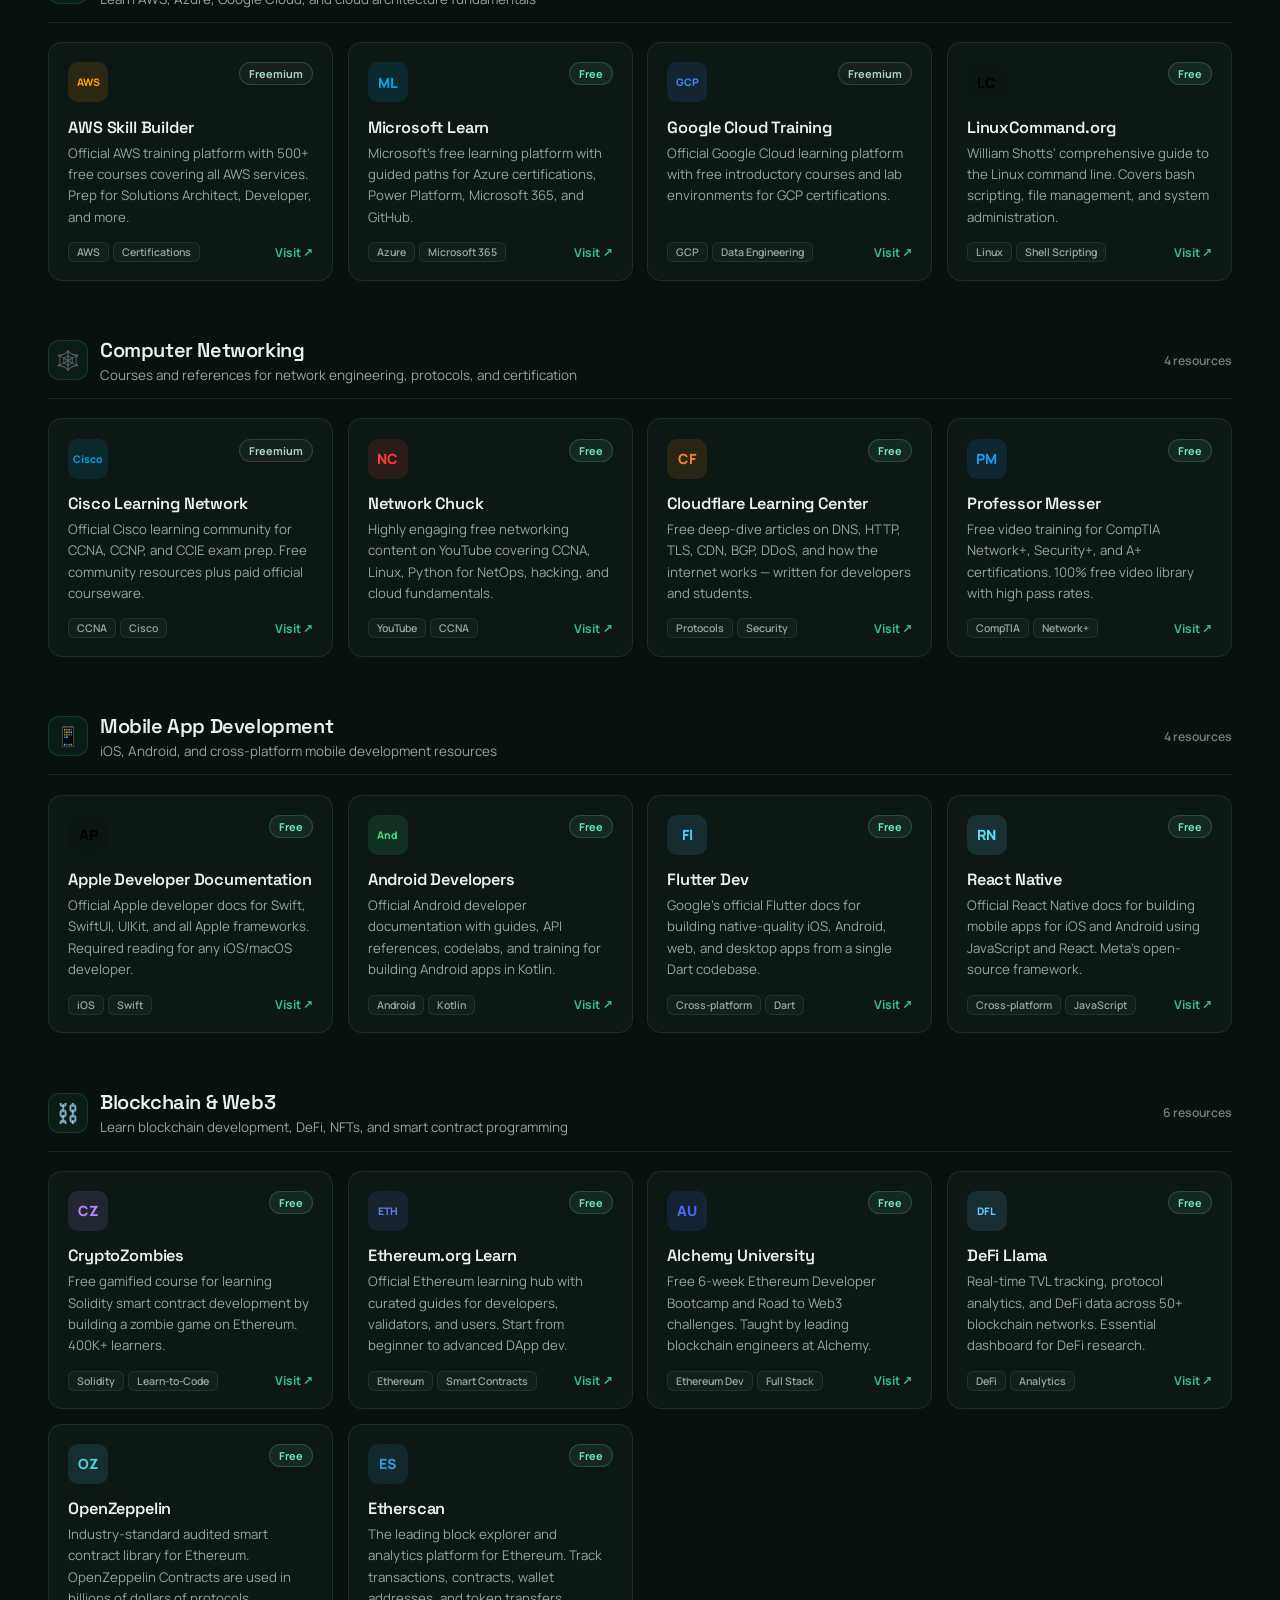
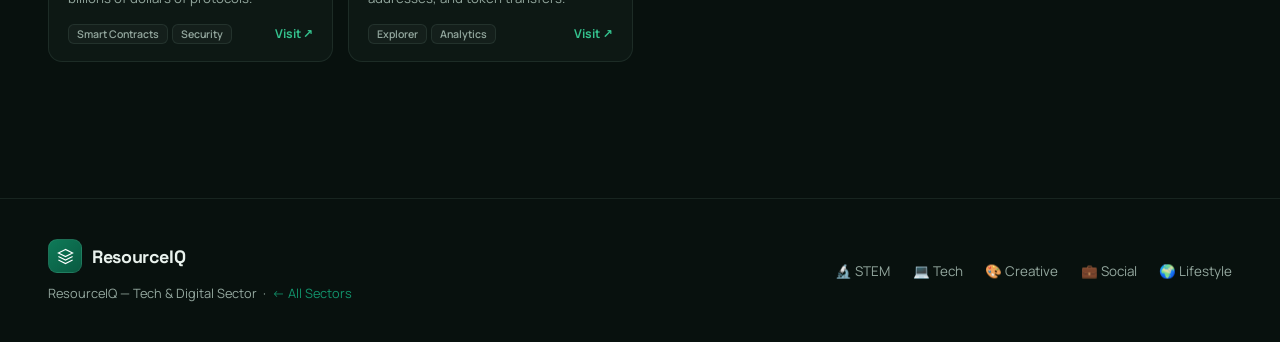
<file: sector-tech.html>
<!DOCTYPE html>
<html lang="en">
<head>
<meta charset="UTF-8">
<meta name="viewport" content="width=device-width, initial-scale=1.0">
<title>Tech & Digital — ResourceIQ</title>
<meta name="theme-color" content="#08110E">
<link rel="preconnect" href="https://fonts.googleapis.com">
<link rel="preconnect" href="https://fonts.gstatic.com" crossorigin>
<link rel="stylesheet" href="https://fonts.googleapis.com/css2?family=Inter:wght@300;400;500;600;700;800;900&family=Space+Grotesk:wght@400;500;600;700&display=swap">
<link rel="stylesheet" href="resource.css">
</head>
<body class="riq sector">

<a class="skip-link" href="#main-content">Skip to resources</a>

<div class="grid-bg"></div>
<div class="orb orb-1"></div>
<div class="orb orb-2"></div>
<div class="scan-line"></div>
<canvas id="pc"></canvas>

<!-- NAV (same as home page) -->
<nav aria-label="Main">
  <a class="logo" href="index.html" aria-label="ResourceIQ home">
    <div class="logo-gem"><svg viewBox="0 0 24 24" aria-hidden="true"><path d="M12 2L2 7l10 5 10-5-10-5zM2 17l10 5 10-5M2 12l10 5 10-5"/></svg></div>
    ResourceIQ
  </a>

  <div class="nav-center">
    <a class="nav-link" href="index.html">Home</a>
    <a class="nav-link" href="index.html#explore">Explore</a>
    <a class="nav-link is-here" href="index.html#sectors">Sectors</a>
    <a class="nav-link" href="index.html#about">About</a>
  </div>

  <div class="nav-right">
    <button class="nav-search" type="button" data-open-search aria-label="Search this sector">
      <svg viewBox="0 0 24 24" aria-hidden="true"><circle cx="11" cy="11" r="7"/><path d="m20 20-3.5-3.5"/></svg>
      <span class="nav-search-label">Search</span>
      <kbd id="search-kbd">Ctrl K</kbd>
    </button>
    <a class="nav-cta" href="index.html#explore"><span class="nav-cta-text">Explore Resources</span></a>
    <button class="nav-toggle" id="nav-toggle" type="button" aria-expanded="false" aria-controls="nav-menu" aria-label="Open menu">
      <span></span><span></span>
    </button>
  </div>

  <div class="nav-menu" id="nav-menu" hidden>
    <a href="index.html">Home</a>
    <a href="index.html#explore">Explore</a>
    <a href="index.html#sectors">Sectors</a>
    <a href="index.html#about">About</a>
    <div class="nav-menu-sub">
      <a href="sector-stem.html">🔬 STEM</a>
      <a href="sector-tech.html" aria-current="page">💻 Tech</a>
      <a href="sector-creative.html">🎨 Creative</a>
      <a href="sector-social.html">💼 Social</a>
      <a href="sector-lifestyle.html">🌍 Lifestyle</a>
    </div>
    <button class="nav-menu-search" type="button" data-open-search>Search this sector</button>
    <a class="nav-menu-cta" href="index.html#explore">Explore Resources</a>
  </div>
</nav>

<section class="sector-hero">
  <div class="sh-copy">
    <div class="sh-crumbs"><a href="index.html">Home</a><span class="sep">/</span><a href="index.html#sectors">Sectors</a><span class="sep">/</span><span aria-current="page">Tech &amp; Digital</span></div>
    <div class="sector-badge">Sector 02 · Build &amp; Deploy</div>
    <h1>Tech &amp; <em>Digital</em></h1>
    <p>Programming, AI/ML, cybersecurity, DevOps, cloud computing, networking, mobile development, blockchain, robotics, and open source — the complete builder's stack.</p>
    <div class="sector-stats">
    <div class="sstat"><strong>10</strong><span>Fields</span></div>
    <div class="sstat"><strong>60+</strong><span>Resources</span></div>
    <div class="sstat"><strong>100%</strong><span>Verified</span></div>
  </div>
  </div>

  <aside class="sector-switch" aria-label="Other sectors">
    <div class="hi-title">Other sectors <a class="back-btn" href="index.html">← All Sectors</a></div>
      <a class="hi-row" href="sector-stem.html"><span class="hi-ico">🔬</span><span class="hi-name">STEM &amp; Sciences</span><span class="hi-meta">10 fields</span><span class="hi-go" aria-hidden="true">↗</span></a>
      <a class="hi-row" href="sector-creative.html"><span class="hi-ico">🎨</span><span class="hi-name">Creative &amp; Humanities</span><span class="hi-meta">8 fields</span><span class="hi-go" aria-hidden="true">↗</span></a>
      <a class="hi-row" href="sector-social.html"><span class="hi-ico">💼</span><span class="hi-name">Social &amp; Professional</span><span class="hi-meta">10 fields</span><span class="hi-go" aria-hidden="true">↗</span></a>
      <a class="hi-row" href="sector-lifestyle.html"><span class="hi-ico">🌍</span><span class="hi-name">Learning &amp; Lifestyle</span><span class="hi-meta">10 fields</span><span class="hi-go" aria-hidden="true">↗</span></a>
  </aside>
</section>

<div class="sector-toolbar">
  <div class="sector-toolbar-inner">
    <div class="field-tabs">
      <button class="ftab active" onclick="filterField('all',this)">🌐 All</button>
      <button class="ftab" onclick="filterField('programming',this)">💻 Programming</button>
      <button class="ftab" onclick="filterField('ai-ml',this)">🤖 AI & ML</button>
      <button class="ftab" onclick="filterField('cybersecurity',this)">🔒 Cybersecurity</button>
      <button class="ftab" onclick="filterField('devops',this)">🔧 DevOps</button>
      <button class="ftab" onclick="filterField('cloud-computing',this)">☁️ Cloud</button>
      <button class="ftab" onclick="filterField('networking',this)">🕸️ Networking</button>
      <button class="ftab" onclick="filterField('mobile-dev',this)">📱 Mobile</button>
      <button class="ftab" onclick="filterField('blockchain',this)">⛓️ Blockchain</button>
      <button class="ftab" onclick="filterField('robotics',this)">🦾 Robotics</button>
      <button class="ftab" onclick="filterField('open-source',this)">🌐 Open Source</button>
    </div>
    <div class="sector-search" role="search">
      <svg viewBox="0 0 24 24" aria-hidden="true"><circle cx="11" cy="11" r="7"/><path d="m20 20-3.5-3.5"/></svg>
      <label class="sr-only" for="sector-search-input">Search this sector</label>
      <input id="sector-search-input" type="search" autocomplete="off" spellcheck="false" placeholder="Search this sector">
      <button class="hs-clear" id="sector-search-clear" type="button" aria-label="Clear search" hidden>✕</button>
    </div>
  </div>
</div>

<main id="main-content"></main>

<footer>
  <div class="footer-inner">
    <div class="footer-brand">
      <a class="logo" href="index.html">
        <div class="logo-gem"><svg viewBox="0 0 24 24" aria-hidden="true"><path d="M12 2L2 7l10 5 10-5-10-5zM2 17l10 5 10-5M2 12l10 5 10-5"/></svg></div>
        ResourceIQ
      </a>
      <p>ResourceIQ — Tech &amp; Digital Sector &nbsp;·&nbsp; <a href="index.html">← All Sectors</a></p>
    </div>
    <div class="footer-links">
      <a href="sector-stem.html">🔬 STEM</a>
      <a href="sector-tech.html">💻 Tech</a>
      <a href="sector-creative.html">🎨 Creative</a>
      <a href="sector-social.html">💼 Social</a>
      <a href="sector-lifestyle.html">🌍 Lifestyle</a>
    </div>
  </div>
</footer>
<!-- <button class="ai-fab" title="Ask AI">🤖</button> -->
<script src="resource.js"></script>
</body>
</html>
</file>
<file: resource.css>
@import url('https://fonts.googleapis.com/css2?family=Playfair+Display:ital,wght@0,400;0,500;0,600;0,700;0,800;1,500&family=Manrope:wght@400;500;600;700;800&display=swap');

:root{
  --bg:#0B0B0B;--bg-2:#161616;--card-bg:#1C1C1C;
  --emerald:#0B6E4F;--emerald-hover:#12926B;--emerald-2:#0F8C64;
  --grad:linear-gradient(135deg,#0B6E4F,#12926B);
  --snow:#FFFFFF;--muted:#B8B8B8;
  --border:rgba(255,255,255,0.08);--glow-v:rgba(11,110,79,0.45);--glow-t:rgba(18,146,107,0.35);
  --success:#22C55E;
  --radius:20px;
}
*{box-sizing:border-box;margin:0;padding:0;}
html{scroll-behavior:smooth;}
body{font-family:'Manrope',system-ui,sans-serif;background:var(--bg);color:var(--snow);min-height:100vh;overflow-x:hidden;}

/* ── FILM-GRAIN / NOISE OVERLAY ── */
.grid-bg{position:fixed;inset:0;z-index:0;pointer-events:none;overflow:hidden;}
.grid-bg::before{
  content:'';position:absolute;inset:-20%;
  width:140%;height:140%;
  background-image:url("data:image/svg+xml,%3Csvg xmlns='http://www.w3.org/2000/svg' width='180' height='180'%3E%3Cfilter id='n'%3E%3CfeTurbulence type='fractalNoise' baseFrequency='0.9' numOctaves='2' stitchTiles='stitch'/%3E%3CfeColorMatrix type='matrix' values='0 0 0 0 0  0 0 0 0 0  0 0 0 0 0  0 0 0 0.04 0'/%3E%3C/filter%3E%3Crect width='100%25' height='100%25' filter='url(%23n)'/%3E%3C/svg%3E");
  opacity:.55;animation:grainShift 1.1s steps(2) infinite;
}
.grid-bg::after{
  content:'';position:absolute;inset:0;
  background:radial-gradient(ellipse 70% 50% at 50% 0%,rgba(11,110,79,.16) 0%,transparent 62%);
}
@keyframes grainShift{0%{transform:translate(0,0)}50%{transform:translate(-1%,1%)}100%{transform:translate(1%,-1%)}}

/* ── FLOATING EMERALD ORBS ── */
.orb{position:fixed;border-radius:50%;filter:blur(110px);pointer-events:none;z-index:0;opacity:.5;}
.orb-1{width:600px;height:600px;background:radial-gradient(circle,rgba(11,110,79,.35),transparent 70%);top:-200px;left:-200px;animation:orbFloat1 19s ease-in-out infinite;}
.orb-2{width:500px;height:500px;background:radial-gradient(circle,rgba(18,146,107,.22),transparent 70%);bottom:-150px;right:-150px;animation:orbFloat2 23s ease-in-out infinite;}
.orb-3{width:300px;height:300px;background:radial-gradient(circle,rgba(15,140,100,.16),transparent 70%);top:40%;left:60%;animation:orbFloat3 16s ease-in-out infinite;}
@keyframes orbFloat1{0%,100%{transform:translate(0,0)}50%{transform:translate(50px,-35px)}}
@keyframes orbFloat2{0%,100%{transform:translate(0,0)}50%{transform:translate(-45px,28px)}}
@keyframes orbFloat3{0%,100%{transform:translate(0,0)}50%{transform:translate(25px,40px)}}

/* ── SCAN LINE (subtle cinematic sweep) ── */
.scan-line{position:fixed;top:0;left:0;right:0;height:1px;background:linear-gradient(90deg,transparent,rgba(18,146,107,.45),transparent);z-index:500;animation:scanDown 12s linear infinite;pointer-events:none;opacity:.35;}
@keyframes scanDown{0%{top:-1px}100%{top:100vh}}

/* ── NAV ── */
nav{
  position:sticky;top:0;z-index:200;height:72px;
  display:flex;align-items:center;justify-content:space-between;padding:0 2.5rem;
  background:rgba(11,11,11,.72);backdrop-filter:blur(28px) saturate(140%);-webkit-backdrop-filter:blur(28px) saturate(140%);
  border-bottom:1px solid var(--border);
  animation:navIn .8s cubic-bezier(.22,1,.36,1) both;
}
@keyframes navIn{from{opacity:0;transform:translateY(-72px)}to{opacity:1;transform:translateY(0)}}
.logo{display:flex;align-items:center;gap:12px;text-decoration:none;color:var(--snow);font-family:'Playfair Display',serif;font-size:1.3rem;font-weight:700;letter-spacing:.01em;}
.logo-gem{
  width:42px;height:42px;border-radius:12px;
  background:var(--grad);display:flex;align-items:center;justify-content:center;
  box-shadow:0 0 20px var(--glow-v);
  animation:gemPulse 3.6s ease-in-out infinite;
  transition:transform .45s cubic-bezier(.22,1,.36,1);
}
.logo:hover .logo-gem{transform:rotate(360deg) scale(1.08);}
@keyframes gemPulse{0%,100%{box-shadow:0 0 18px var(--glow-v)}50%{box-shadow:0 0 32px var(--glow-t)}}
.logo-gem svg{width:20px;height:20px;stroke:white;fill:none;stroke-width:1.6;}
.nav-right{display:flex;align-items:center;gap:.5rem;}
.nav-link{position:relative;padding:8px 16px;border-radius:8px;color:var(--muted);text-decoration:none;font-size:.85rem;font-weight:500;letter-spacing:.01em;transition:color .25s;}
.nav-link::after{content:'';position:absolute;left:16px;right:16px;bottom:4px;height:1px;background:var(--emerald-hover);transform:scaleX(0);transform-origin:center;transition:transform .35s cubic-bezier(.22,1,.36,1);}
.nav-link:hover{color:var(--snow);}
.nav-link:hover::after{transform:scaleX(1);}

/* ── SECTORS LINK (luminous anchor → quiet emerald pill) ── */
.luminous-anchor{
  display:inline-block;padding:8px 18px;border-radius:24px;text-decoration:none;
  font-family:inherit;font-size:.85rem;font-weight:600;color:var(--snow);cursor:pointer;
  position:relative;overflow:hidden;background:rgba(255,255,255,.04);
  border:1px solid var(--border);
  transition:border-color .3s,background .3s,box-shadow .3s;
}
.luminous-anchor span{position:relative;z-index:1;color:var(--snow);font-weight:600;}
.luminous-anchor:hover{border-color:rgba(18,146,107,.5);background:rgba(11,110,79,.12);box-shadow:0 0 24px rgba(11,110,79,.25);}

/* ── PRIMARY CTA (emerald gradient pill) ── */
.nav-cta{
  display:inline-flex;align-items:center;justify-content:center;gap:6px;
  position:relative;overflow:hidden;padding:10px 24px;border-radius:999px;border:1px solid rgba(255,255,255,.06);
  font-size:.85rem;font-weight:700;cursor:pointer;text-decoration:none;color:#FFFFFF;
  background:var(--grad);
  box-shadow:0 4px 20px rgba(11,110,79,.35);
  transition:transform .35s cubic-bezier(.22,1,.36,1),box-shadow .35s;
}
.nav-cta:hover{transform:translateY(-2px);box-shadow:0 8px 32px rgba(18,146,107,.5);}
.nav-cta::before{
  content:'';position:absolute;inset:0;z-index:0;border-radius:inherit;
  background:linear-gradient(135deg,rgba(255,255,255,.16),transparent 55%);
  opacity:.7;pointer-events:none;
}
.nav-cta::after{display:none;}
.nav-cta-stars{display:none;}
.nav-cta-flare{display:none;}
.nav-cta-text{position:relative;z-index:4;font-size:.85rem;font-weight:700;color:#FFFFFF;white-space:nowrap;letter-spacing:.01em;}

/* ── HERO ── */
.hero{
  position:relative;z-index:1;
  min-height:100vh;display:flex;flex-direction:column;align-items:center;justify-content:center;
  text-align:center;padding:8rem 2rem 6rem;overflow:hidden;
}
/* hero decorative rings */
.hero-ring{
  position:absolute;border-radius:50%;border:1px solid rgba(18,146,107,.08);
  pointer-events:none;top:50%;left:50%;transform:translate(-50%,-50%);
}
.hero-ring-1{width:500px;height:500px;animation:ringPulse 7s ease-in-out infinite;}
.hero-ring-2{width:750px;height:750px;animation:ringPulse 7s 1.2s ease-in-out infinite;}
.hero-ring-3{width:1000px;height:1000px;animation:ringPulse 7s 2.4s ease-in-out infinite;}
.hero-ring-4{width:1250px;height:1250px;animation:ringPulse 7s 3.6s ease-in-out infinite;}
@keyframes ringPulse{0%,100%{opacity:.35;transform:translate(-50%,-50%) scale(1);}50%{opacity:.1;transform:translate(-50%,-50%) scale(1.04);}}

.hero-eyebrow{
  display:inline-flex;align-items:center;gap:8px;
  background:rgba(255,255,255,.03);border:1px solid var(--border);
  border-radius:24px;padding:6px 18px;
  font-size:.74rem;font-weight:700;letter-spacing:.16em;text-transform:uppercase;color:var(--emerald-hover);
  margin-bottom:2.5rem;animation:fadeUp .8s .2s both;
}
.hero-eyebrow::before{content:'';width:6px;height:6px;background:var(--emerald-hover);border-radius:50%;box-shadow:0 0 8px var(--emerald-hover);animation:breathe 2.4s ease-in-out infinite;}
@keyframes breathe{0%,100%{opacity:1}50%{opacity:.35}}
.hero h1{
  font-family:'Playfair Display',serif;
  font-size:clamp(2.8rem,8vw,5.5rem);font-weight:700;line-height:1.08;
  letter-spacing:-.01em;animation:fadeUp .9s .35s both;
}
.hero h1 .line-2{
  background:var(--grad);-webkit-background-clip:text;-webkit-text-fill-color:transparent;background-clip:text;
  display:block;font-style:italic;
}
.hero-sub{
  font-family:'Manrope',sans-serif;
  font-size:1.1rem;color:var(--muted);max-width:640px;font-weight:400;
  margin:2rem auto 3rem;line-height:1.85;animation:fadeUp .9s .5s both;
}
@keyframes fadeUp{from{opacity:0;transform:translateY(30px)}to{opacity:1;transform:translateY(0)}}

/* ── HERO STATS ── */
.hero-stats{
  display:flex;gap:4rem;justify-content:center;flex-wrap:wrap;
  animation:fadeUp .9s .65s both;margin-bottom:4rem;
}
.hstat strong{display:block;font-family:'Playfair Display',serif;font-size:2.4rem;font-weight:700;background:var(--grad);-webkit-background-clip:text;-webkit-text-fill-color:transparent;background-clip:text;line-height:1;}
.hstat span{font-size:1.5rem;color:var(--muted);font-weight:600;letter-spacing:.08em;text-transform:uppercase;margin-top:8px;display:block;}
/* ── SCROLL INDICATOR ── */
.scroll-ind{position:absolute;bottom:2.5rem;left:50%;transform:translateX(-50%);display:flex;flex-direction:column;align-items:center;gap:8px;color:var(--muted);font-size:.7rem;font-weight:500;letter-spacing:.12em;text-transform:uppercase;animation:fadeUp 1.1s 1.1s both;}
.scroll-ind .mouse{width:22px;height:36px;border:1.5px solid rgba(18,146,107,.35);border-radius:12px;display:flex;justify-content:center;padding-top:6px;}
.scroll-ind .wheel{width:3px;height:8px;background:var(--emerald-hover);border-radius:4px;animation:wheelScroll 2.2s infinite;}
@keyframes wheelScroll{0%,100%{transform:translateY(0);opacity:1}50%{transform:translateY(6px);opacity:.3}}

/* ── FEATURE STRIP (between hero and sectors) ── */
.feature-strip{
  position:relative;z-index:1;
  padding:7rem 2rem 8rem;
  overflow:hidden;
}
/* big decorative shapes behind the strip */
.feature-strip::before{
  content:'';position:absolute;inset:0;
  background:
    radial-gradient(ellipse 60% 80% at 10% 50%,rgba(11,110,79,.1),transparent 60%),
    radial-gradient(ellipse 50% 70% at 90% 50%,rgba(18,146,107,.08),transparent 60%),
    linear-gradient(180deg,transparent 0%,rgba(18,146,107,.03) 50%,transparent 100%);
  pointer-events:none;
}
.feature-strip::after{display:none;}
.feature-strip-inner{
  display:flex;
  position:relative;z-index:1;
  max-width:1100px;margin:0 auto;
  display:grid;grid-template-columns:repeat(2,1fr);gap:2rem;
}
.feat-card{
  background:rgba(28,28,28,.55);border:1px solid var(--border);
  border-radius:var(--radius);padding:2.5rem 2rem;text-align:center;
  backdrop-filter:blur(18px);-webkit-backdrop-filter:blur(18px);
  transition:transform .4s cubic-bezier(.22,1,.36,1),border-color .3s,box-shadow .3s,background .3s;
  position:relative;overflow:hidden;
}
.feat-card::before{
  content:'';position:absolute;inset:0;
  background:radial-gradient(ellipse 80% 60% at 50% 0%,rgba(18,146,107,.06),transparent 70%);
  opacity:0;transition:opacity .35s;
}
.feat-card:hover::before{opacity:1;}
.feat-card:hover{transform:translateY(-6px);border-color:rgba(18,146,107,.35);box-shadow:0 20px 50px rgba(11,110,79,.18);background:rgba(28,28,28,.75);}
.feat-icon{
  width:64px;height:64px;border-radius:18px;margin:0 auto 1.5rem;
  background:rgba(11,110,79,.12);border:1px solid rgba(18,146,107,.25);
  display:flex;align-items:center;justify-content:center;font-size:1.8rem;
  transition:transform .45s cubic-bezier(.22,1,.36,1),box-shadow .35s;
}
.feat-card:hover .feat-icon{transform:scale(1.1);box-shadow:0 0 26px var(--glow-v);}
.feat-title{font-family:'Playfair Display',serif;font-size:1.15rem;font-weight:600;margin-bottom:.75rem;}
.feat-desc{font-size:.88rem;color:var(--muted);line-height:1.75;}

/* ── DECORATIVE DIVIDER ── */
.divider{
  position:relative;z-index:1;height:160px;overflow:hidden;pointer-events:none;
  display:flex;align-items:center;justify-content:center;
}
.divider svg{width:100%;height:100%;position:absolute;inset:0;}
.divider-label{
  position:relative;z-index:2;
  display:inline-flex;align-items:center;gap:12px;
  background:rgba(11,11,11,.85);border:1px solid var(--border);
  border-radius:28px;padding:10px 28px;
  font-family:'Playfair Display',serif;font-size:.82rem;font-weight:600;
  letter-spacing:.14em;text-transform:uppercase;color:var(--emerald-hover);
}
.divider-label::before,.divider-label::after{content:'';flex:1;height:1px;background:linear-gradient(90deg,transparent,rgba(18,146,107,.35),transparent);}

/* ── SECTOR SECTION HEADING ── */
.sectors-heading{
  text-align:center;padding:5rem 2rem 3rem;position:relative;z-index:1;
}
.sectors-heading h2{font-family:'Playfair Display',serif;font-size:2.5rem;font-weight:700;color:var(--snow);}
.sectors-heading h2 span{background:var(--grad);-webkit-background-clip:text;-webkit-text-fill-color:transparent;background-clip:text;font-style:italic;}
.sectors-heading p{color:var(--muted);margin-top:.9rem;font-size:1rem;max-width:500px;margin-left:auto;margin-right:auto;}

/* ── CAROUSEL WRAPPER ── */
.carousel-section{
  position:relative;z-index:1;
  padding:0 0 8rem;
}
/* faded edges */
.carousel-section::before,
.carousel-section::after{
  content:'';position:absolute;top:0;bottom:0;width:220px;z-index:10;pointer-events:none;
}
.carousel-section::before{left:0;background:linear-gradient(90deg,var(--bg) 0%,transparent 100%);}
.carousel-section::after {right:0;background:linear-gradient(270deg,var(--bg) 0%,transparent 100%);}

/* track — slides horizontally, no overflow */
.carousel-track-wrap{overflow:hidden;width:100%;}
.carousel-track{
  display:flex;
  gap:2rem;
  padding:3rem 0 3rem;
  will-change:transform;
  transition:transform .6s cubic-bezier(.22,1,.36,1);
}

/* ── SECTOR CARD (carousel version) ── */
@keyframes cardBreatheAndFlow {
  0%   { box-shadow: 0 28px 80px rgba(11,110,79,.3), 0 0 0 1px rgba(18,146,107,.18), 0 0 14px rgba(18,146,107,.14); border-color: rgba(18,146,107,.3); }
  50%  { box-shadow: 0 32px 90px rgba(18,146,107,.4), 0 0 0 1px rgba(11,110,79,.3), 0 0 30px rgba(18,146,107,.28); border-color: rgba(18,146,107,.55); }
  100% { box-shadow: 0 28px 80px rgba(11,110,79,.3), 0 0 0 1px rgba(18,146,107,.18), 0 0 14px rgba(18,146,107,.14); border-color: rgba(18,146,107,.3); }
}
.sector-card{
  position:relative;overflow:hidden;flex:0 0 min(640px, 80vw);
  background:rgba(28,28,28,.6);border:1px solid var(--border);
  backdrop-filter:blur(20px);-webkit-backdrop-filter:blur(20px);
  border-radius:24px;padding:2.8rem 2.5rem;
  text-decoration:none;color:inherit;cursor:pointer;
  transition:transform .45s cubic-bezier(.22,1,.36,1),box-shadow .4s,border-color .3s,opacity .5s,background .3s;
  /* inactive dim */
  opacity:.35;transform:scale(.88);
}
.sector-card.active{
  opacity:1;transform:scale(1);
  border-color:rgba(18,146,107,.3);
  background:rgba(28,28,28,.85);
  animation: cardBreatheAndFlow 5.5s ease-in-out infinite;
}
/* top gradient bar */
.sector-card::before{
  content:'';position:absolute;top:0;left:0;right:0;height:2px;
  background:var(--grad);transform:scaleX(0);transform-origin:left;
  transition:transform .55s ease;
}
.sector-card.active::before{transform:scaleX(1);}
/* inner glow */
.sector-card::after{
  content:'';position:absolute;inset:0;
  background:radial-gradient(ellipse 80% 60% at 50% 0%,rgba(18,146,107,.07),transparent 70%);
  opacity:0;transition:opacity .4s;
}
.sector-card.active::after{opacity:1;}

/* sector card background illustration */
.sc-bg-shape{
  position:absolute;right:-40px;bottom:-40px;width:200px;height:200px;
  border-radius:50%;pointer-events:none;
  filter:blur(60px);opacity:.1;
  background:var(--grad);
  transition:opacity .4s;
}
.sector-card.active .sc-bg-shape{opacity:.2;}

.sc-header{display:flex;align-items:center;gap:16px;margin-bottom:1.5rem;}
.sc-icon{
  width:60px;height:60px;border-radius:16px;flex-shrink:0;
  display:flex;align-items:center;justify-content:center;font-size:1.8rem;
  background:rgba(11,110,79,.12);border:1px solid rgba(18,146,107,.25);
  transition:transform .45s cubic-bezier(.22,1,.36,1),box-shadow .35s;
}
.sector-card.active .sc-icon{transform:scale(1.08);box-shadow:0 0 28px var(--glow-v);}
.sc-title{font-family:'Playfair Display',serif;font-size:1.45rem;font-weight:700;}
.sc-subtitle{font-size:.82rem;color:var(--muted);margin-top:4px;}
.sc-desc{color:var(--muted);font-size:.92rem;line-height:1.8;margin-bottom:1.8rem;}

/* field pills */
.sc-fields{display:flex;flex-wrap:wrap;gap:7px;margin-bottom:1.8rem;}
.sc-field{
  background:rgba(255,255,255,.04);border:1px solid var(--border);
  border-radius:20px;padding:4px 12px;
  font-size:.72rem;font-weight:600;color:var(--muted);transition:all .3s;
}
.sector-card.active .sc-field{background:rgba(18,146,107,.1);color:var(--emerald-hover);border-color:rgba(18,146,107,.28);}

.sc-footer{display:flex;align-items:center;justify-content:space-between;}
.sc-count{font-size:.8rem;color:var(--muted);}
.sc-count strong{color:var(--emerald-hover);}
.sc-cta{
  display:inline-flex;align-items:center;gap:6px;
  font-size:.85rem;font-weight:700;color:var(--emerald-hover);
  padding:9px 22px;border-radius:999px;
  background:rgba(18,146,107,.1);border:1px solid rgba(18,146,107,.22);
  transition:all .3s;
}
.sector-card.active .sc-cta{background:rgba(18,146,107,.16);border-color:rgba(18,146,107,.45);gap:10px;}
.sector-card.active:hover .sc-cta{background:rgba(18,146,107,.26);transform:translateX(4px);}

/* ── CAROUSEL CONTROLS ── */
.carousel-controls{
  display:flex;align-items:center;justify-content:center;gap:2rem;
  margin-top:2rem;position:relative;z-index:11;
}
.car-btn{
  width:52px;height:52px;border-radius:50%;border:1px solid var(--border);
  background:rgba(28,28,28,.7);color:var(--snow);font-size:1.2rem;
  display:flex;align-items:center;justify-content:center;cursor:pointer;
  transition:all .3s cubic-bezier(.22,1,.36,1);
  backdrop-filter:blur(14px);
}
.car-btn:hover{background:rgba(11,110,79,.18);border-color:rgba(18,146,107,.4);transform:scale(1.1);box-shadow:0 0 22px var(--glow-v);}
.car-btn:active{transform:scale(.95);}

/* dots */
.car-dots{display:flex;gap:10px;align-items:center;}
.car-dot{
  width:8px;height:8px;border-radius:50%;
  background:var(--muted);border:none;cursor:pointer;padding:0;
  transition:all .35s cubic-bezier(.22,1,.36,1);
}
.car-dot.active{background:var(--emerald-hover);transform:scale(1.5);box-shadow:0 0 10px var(--glow-t);}

/* sector counter label */
.car-counter{
  font-family:'Playfair Display',serif;font-size:.82rem;font-weight:600;color:var(--muted);
  letter-spacing:.08em;min-width:52px;text-align:center;
}
.car-counter em{color:var(--emerald-hover);font-style:italic;}

/* ── PARTICLE CANVAS ── */
#particle-canvas{position:fixed;inset:0;z-index:0;pointer-events:none;opacity:.4;}

/* ── FOOTER ── */
footer{
  position:relative;z-index:1;
  background:rgba(22,22,22,.85);border-top:1px solid var(--border);
  text-align:center;padding:3rem 2rem;font-size:.85rem;color:var(--muted);
}
footer a{color:var(--emerald-hover);text-decoration:none;}
.footer-inner{max-width:800px;margin:0 auto;}
.footer-links{display:flex;justify-content:center;gap:2rem;margin-bottom:1.5rem;flex-wrap:wrap;}
.footer-links a{color:var(--muted);text-decoration:none;font-size:.83rem;transition:color .25s;}
.footer-links a:hover{color:var(--emerald-hover);}

/* ── AI FLOATING BTN ── */

/* ── COUNTER ── */
.counter{display:inline-block;}

/* ── RESPONSIVE ── */
@media(max-width:900px){
  .feature-strip-inner{grid-template-columns:1fr;}
  .sector-card{flex:0 0 min(520px,88vw);}
}
@media(max-width:700px){
  nav{padding:0 1rem;}
  .hero h1{font-size:2.4rem;}
  .hero-stats{gap:2rem;}
  .nav-link{display:none;}
  .sector-card{flex:0 0 92vw;padding:1.8rem 1.5rem;}
  .carousel-section::before,.carousel-section::after{width:40px;}
}

/* ── REDUCED MOTION ── */
@media(prefers-reduced-motion:reduce){
  *{animation-duration:.001ms!important;animation-iteration-count:1!important;transition-duration:.001ms!important;}
}
@import url('https://fonts.googleapis.com/css2?family=Playfair+Display:ital,wght@0,400;0,500;0,600;0,700;0,800;1,500&family=Manrope:wght@400;500;600;700;800&display=swap');

:root{--bg:#0B0B0B;--card-bg:#1C1C1C;--emerald:#0B6E4F;--emerald-hover:#12926B;--acc1:#0F8C64;--acc2:#12926B;--grad:linear-gradient(135deg,#0B6E4F,#12926B);--snow:#FFFFFF;--muted:#B8B8B8;--border:rgba(255,255,255,0.08);--glow-v:rgba(11,110,79,0.45);--glow-t:rgba(18,146,107,0.32);--success:#22C55E;--radius:20px;}
*{box-sizing:border-box;margin:0;padding:0;}html{scroll-behavior:smooth;}body{font-family:'Manrope',system-ui,sans-serif;background:var(--bg);color:var(--snow);overflow-x:hidden;}
.grid-bg{position:fixed;inset:0;z-index:0;pointer-events:none;}.grid-bg::before{content:'';position:absolute;inset:-20%;width:140%;height:140%;background-image:url("data:image/svg+xml,%3Csvg xmlns='http://www.w3.org/2000/svg' width='180' height='180'%3E%3Cfilter id='n'%3E%3CfeTurbulence type='fractalNoise' baseFrequency='0.9' numOctaves='2' stitchTiles='stitch'/%3E%3CfeColorMatrix type='matrix' values='0 0 0 0 0  0 0 0 0 0  0 0 0 0 0  0 0 0 0.04 0'/%3E%3C/filter%3E%3Crect width='100%25' height='100%25' filter='url(%23n)'/%3E%3C/svg%3E");opacity:.5;animation:gS 1.1s steps(2) infinite;}.grid-bg::after{content:'';position:absolute;inset:0;background:radial-gradient(ellipse 80% 40% at 50% -5%,rgba(11,110,79,.14),transparent 60%);}
@keyframes gS{0%{transform:translate(0,0)}50%{transform:translate(-1%,1%)}100%{transform:translate(1%,-1%)}}
.orb{position:fixed;border-radius:50%;filter:blur(120px);pointer-events:none;z-index:0;}.orb-1{width:500px;height:500px;background:radial-gradient(circle,rgba(11,110,79,.3),transparent);top:-150px;left:-100px;animation:o1 19s ease-in-out infinite;}.orb-2{width:450px;height:450px;background:radial-gradient(circle,rgba(18,146,107,.2),transparent);bottom:-100px;right:-100px;animation:o2 23s ease-in-out infinite;}
@keyframes o1{0%,100%{transform:translate(0,0)}50%{transform:translate(45px,-30px)}}@keyframes o2{0%,100%{transform:translate(0,0)}50%{transform:translate(-35px,22px)}}
.scan-line{position:fixed;top:0;left:0;right:0;height:1px;background:linear-gradient(90deg,transparent,rgba(18,146,107,.4),rgba(15,140,100,.4),transparent);z-index:500;animation:scan 13s linear infinite;pointer-events:none;opacity:.35;}@keyframes scan{0%{top:-1px}100%{top:100vh}}
canvas#pc{position:fixed;inset:0;z-index:0;pointer-events:none;opacity:.35;}
nav{position:sticky;top:0;z-index:200;height:72px;display:flex;align-items:center;justify-content:space-between;padding:0 2rem;background:rgba(11,11,11,.72);backdrop-filter:blur(28px) saturate(140%);border-bottom:1px solid var(--border);animation:navIn .7s cubic-bezier(.22,1,.36,1) both;}@keyframes navIn{from{opacity:0;transform:translateY(-72px)}to{opacity:1;transform:translateY(0)}}
.logo{display:flex;align-items:center;gap:10px;text-decoration:none;color:var(--snow);font-family:'Playfair Display',serif;font-size:1.2rem;font-weight:700;}.logo-gem{width:38px;height:38px;border-radius:10px;background:var(--grad);display:flex;align-items:center;justify-content:center;box-shadow:0 0 18px var(--glow-v);transition:transform .45s cubic-bezier(.22,1,.36,1);}.logo:hover .logo-gem{transform:rotate(360deg) scale(1.08);}.logo-gem svg{width:18px;height:18px;stroke:white;fill:none;stroke-width:1.6;}
.nav-links{display:flex;gap:.3rem;align-items:center;}.nav-link{padding:6px 14px;border-radius:8px;color:var(--muted);text-decoration:none;font-size:.85rem;font-weight:500;transition:all .25s;}.nav-link:hover{color:var(--snow);background:rgba(11,110,79,.12);}
.back-btn{display:flex;align-items:center;gap:6px;background:rgba(255,255,255,.04);border:1px solid var(--border);border-radius:999px;padding:7px 16px;color:var(--muted);text-decoration:none;font-size:.83rem;font-weight:600;transition:all .3s;}.back-btn:hover{color:var(--snow);border-color:rgba(18,146,107,.4);background:rgba(11,110,79,.1);}
.sector-hero{position:relative;z-index:1;padding:5rem 2rem 3rem;text-align:center;}
.sector-badge{display:inline-flex;align-items:center;gap:8px;background:rgba(255,255,255,.03);border:1px solid var(--border);border-radius:24px;padding:6px 18px;font-size:.74rem;font-weight:700;letter-spacing:.14em;text-transform:uppercase;color:var(--emerald-hover);margin-bottom:1.5rem;animation:fadeUp .7s .15s both;}
.sector-badge::before{content:'';width:6px;height:6px;background:var(--emerald-hover);box-shadow:0 0 8px var(--emerald-hover);border-radius:50%;animation:blink 2.4s infinite;}@keyframes blink{0%,100%{opacity:1}50%{opacity:.3}}
.sector-hero h1{font-family:'Playfair Display',serif;font-size:clamp(2rem,5vw,3.8rem);font-weight:700;line-height:1.12;letter-spacing:-.01em;animation:fadeUp .8s .25s both;}
.sector-hero h1 em{font-style:italic;background:var(--grad);-webkit-background-clip:text;-webkit-text-fill-color:transparent;background-clip:text;}
.sector-hero p{color:var(--muted);font-size:1rem;max-width:560px;margin:1.2rem auto 2rem;line-height:1.75;animation:fadeUp .8s .35s both;}@keyframes fadeUp{from{opacity:0;transform:translateY(28px)}to{opacity:1;transform:translateY(0)}}
.sector-stats{display:flex;gap:2.5rem;justify-content:center;animation:fadeUp .8s .45s both;}.sstat strong{display:block;font-family:'Playfair Display',serif;font-size:1.6rem;font-weight:700;background:var(--grad);-webkit-background-clip:text;-webkit-text-fill-color:transparent;background-clip:text;}.sstat span{font-size:.72rem;color:var(--muted);text-transform:uppercase;letter-spacing:.08em;}
.field-tabs{background:rgba(11,11,11,.85);backdrop-filter:blur(18px);border-bottom:1px solid var(--border);padding:0 2rem;height:56px;display:flex;align-items:center;gap:.4rem;overflow-x:auto;white-space:nowrap;scrollbar-width:none;position:sticky;top:72px;z-index:190;}.field-tabs::-webkit-scrollbar{display:none;}
.ftab{padding:6px 16px;border-radius:999px;border:1px solid transparent;background:none;font-size:.8rem;font-weight:600;cursor:pointer;color:var(--muted);font-family:'Manrope',sans-serif;transition:all .3s cubic-bezier(.22,1,.36,1);flex-shrink:0;}.ftab:hover{background:rgba(255,255,255,.04);color:var(--snow);border-color:var(--border);}.ftab.active{background:rgba(11,110,79,.14);color:var(--emerald-hover);border-color:rgba(18,146,107,.35);}
main{position:relative;z-index:1;max-width:1400px;margin:0 auto;padding:2rem 1.5rem 5rem;}
.field-section{margin-bottom:4rem;opacity:0;transform:translateY(32px);transition:opacity .6s ease,transform .6s cubic-bezier(.22,1,.36,1);}.field-section.revealed{opacity:1;transform:translateY(0);}
.field-header{display:flex;align-items:center;gap:14px;margin-bottom:1.5rem;padding-bottom:1rem;border-bottom:1px solid var(--border);}
.field-icon-wrap{width:48px;height:48px;border-radius:14px;background:rgba(11,110,79,.1);border:1px solid rgba(18,146,107,.22);display:flex;align-items:center;justify-content:center;font-size:1.5rem;flex-shrink:0;transition:transform .45s cubic-bezier(.22,1,.36,1),box-shadow .35s;}.field-section:hover .field-icon-wrap{transform:scale(1.1);box-shadow:0 0 20px rgba(11,110,79,.3);}
.field-title{font-family:'Playfair Display',serif;font-size:1.15rem;font-weight:700;}.field-sub{font-size:.8rem;color:var(--muted);margin-top:3px;}
.res-grid{display:grid;grid-template-columns:repeat(auto-fill,minmax(260px,1fr));gap:1rem;}
.res-card{position:relative;overflow:hidden;background:rgba(28,28,28,.65);backdrop-filter:blur(16px);border:1px solid var(--border);border-radius:var(--radius);padding:1.2rem;display:flex;flex-direction:column;text-decoration:none;color:inherit;opacity:0;transform:translateY(20px) scale(.97);transition:transform .4s cubic-bezier(.22,1,.36,1),box-shadow .35s,border-color .3s,background .3s,opacity .05s;}
.res-card.rev{opacity:1;transform:translateY(0) scale(1);}
.res-card::before{content:'';position:absolute;top:0;left:0;right:0;height:2px;background:var(--grad);transform:scaleX(0);transform-origin:left;transition:transform .4s ease;}.res-card:hover::before{transform:scaleX(1);}
.res-card:hover{transform:translateY(-6px) scale(1.012);box-shadow:0 16px 44px rgba(11,110,79,.22),0 0 0 1px rgba(18,146,107,.18);border-color:rgba(18,146,107,.35);background:rgba(28,28,28,.9);}
.rc-top{display:flex;align-items:flex-start;justify-content:space-between;margin-bottom:.9rem;}.rc-logo{width:42px;height:42px;border-radius:11px;display:flex;align-items:center;justify-content:center;font-size:.9rem;font-weight:800;flex-shrink:0;transition:transform .35s cubic-bezier(.22,1,.36,1);}.res-card:hover .rc-logo{transform:scale(1.08);}
.rc-badge{font-size:.64rem;font-weight:700;padding:3px 10px;border-radius:999px;text-transform:uppercase;letter-spacing:.05em;}.badge-free{background:rgba(34,197,94,.1);color:var(--success);border:1px solid rgba(34,197,94,.22);}.badge-freemium{background:rgba(18,146,107,.1);color:var(--emerald-hover);border:1px solid rgba(18,146,107,.25);}.badge-paid{background:rgba(255,255,255,.05);color:var(--muted);border:1px solid var(--border);}
.rc-name{font-family:'Playfair Display',serif;font-size:.98rem;font-weight:700;margin-bottom:5px;}.rc-desc{font-size:.8rem;color:var(--muted);line-height:1.65;flex:1;margin-bottom:.9rem;}
.rc-footer{display:flex;align-items:center;justify-content:space-between;margin-top:auto;}.rc-tags{display:flex;gap:4px;flex-wrap:wrap;}.rc-tag{background:rgba(255,255,255,.04);color:var(--muted);font-size:.64rem;font-weight:600;padding:2px 8px;border-radius:6px;border:1px solid var(--border);transition:all .25s;}.res-card:hover .rc-tag{background:rgba(18,146,107,.1);color:var(--emerald-hover);border-color:rgba(18,146,107,.25);}
.rc-link{font-size:.76rem;color:var(--emerald-hover);font-weight:700;display:flex;align-items:center;gap:3px;flex-shrink:0;transition:transform .25s,gap .25s;}.res-card:hover .rc-link{transform:translateX(4px);gap:6px;}
/* .ai-fab{position:fixed;right:2rem;bottom:2rem;z-index:400;width:56px;height:56px;border-radius:50%;border:none;background:var(--grad);color:white;font-size:1.4rem;display:flex;align-items:center;justify-content:center;cursor:pointer;box-shadow:0 4px 24px var(--glow-v);animation:fabIn .8s 1.5s cubic-bezier(.34,1.56,.64,1) both;transition:transform .3s cubic-bezier(.34,1.56,.64,1);}
.ai-fab:hover{transform:scale(1.2) rotate(10deg);}@keyframes fabIn{0%{transform:scale(0);opacity:0}70%{transform:scale(1.2);opacity:1}100%{transform:scale(1);opacity:1}} */
footer{position:relative;z-index:1;background:rgba(22,22,22,.85);border-top:1px solid var(--border);text-align:center;padding:1.5rem;font-size:.83rem;color:var(--muted);}footer a{color:var(--emerald-hover);text-decoration:none;}
@media(max-width:700px){.nav-links{display:none;}.res-grid{grid-template-columns:1fr;}}
@media(prefers-reduced-motion:reduce){*{animation-duration:.001ms!important;animation-iteration-count:1!important;transition-duration:.001ms!important;}}

/* =====================================================================
   REDESIGN (home + sector pages)
   Everything below is scoped to <body class="riq"> (shared tokens, nav,
   footer) plus .riq / .sector for page-specific parts. Pages without
   the riq class keep the original styles above.
   ===================================================================== */
.riq{
  --h-bg:#08110E;
  --h-surface:#0D1814;
  --h-surface-2:#11201A;
  --h-line:rgba(190,235,215,.09);
  --h-line-2:rgba(190,235,215,.16);
  --h-text:#E9F2ED;
  --h-muted:#93A79E;
  --h-accent:#34C28E;
  --h-accent-deep:#0B6E4F;
  --h-display:'Space Grotesk','Manrope',system-ui,sans-serif;
  --h-body:'Manrope',system-ui,sans-serif;
  --bg:var(--h-bg);
  --nav-h:68px;
  background:var(--h-bg);color:var(--h-text);font-family:var(--h-body);
  -webkit-font-smoothing:antialiased;
}
.riq main{display:block;}
.riq :focus-visible{outline:2px solid var(--h-accent);outline-offset:3px;border-radius:6px;}
.riq ::selection{background:rgba(52,194,142,.3);}
.riq .sr-only{position:absolute;width:1px;height:1px;overflow:hidden;clip:rect(0 0 0 0);white-space:nowrap;}
.riq .skip-link{position:absolute;left:1rem;top:-60px;z-index:1000;background:var(--h-accent);color:#04120C;padding:.6rem 1rem;border-radius:8px;font-weight:700;text-decoration:none;}
.riq .skip-link:focus{top:1rem;}
html:has(body.riq){scroll-padding-top:84px;}

/* ambient layers: kept in the DOM, quieted */
.riq .scan-line,.riq .hero-ring,.riq #particle-canvas,.riq .orb-3{display:none;}
.riq .orb{opacity:.35;}
.riq .grid-bg::before{opacity:.35;animation:none;}
.riq .grid-bg::after{background:radial-gradient(ellipse 60% 45% at 25% 0%,rgba(11,110,79,.18),transparent 65%);}

/* ── NAV ── */
.riq nav{
  position:sticky;top:0;z-index:300;height:var(--nav-h);
  display:grid;grid-template-columns:1fr auto 1fr;align-items:center;gap:1rem;
  padding:0 clamp(1rem,3vw,2.5rem);
  background:rgba(8,17,14,.62);
  backdrop-filter:blur(16px) saturate(140%);-webkit-backdrop-filter:blur(16px) saturate(140%);
  border-bottom:1px solid var(--h-line);
  transition:background .3s,border-color .3s;
}
.riq nav.scrolled{background:rgba(8,17,14,.86);border-bottom-color:var(--h-line-2);}
.riq .logo{font-family:var(--h-display);font-size:1.12rem;font-weight:700;letter-spacing:-.02em;gap:10px;color:var(--h-text);justify-self:start;}
.riq .logo-gem{width:34px;height:34px;border-radius:9px;box-shadow:none;animation:none;background:linear-gradient(140deg,#0E7A58,#0A5A41);border:1px solid rgba(255,255,255,.08);}
.riq .logo-gem svg{width:17px;height:17px;}
.riq .logo:hover .logo-gem{transform:rotate(-8deg);}

.riq .nav-center{display:flex;align-items:center;gap:.25rem;padding:4px;border:1px solid var(--h-line);border-radius:999px;background:rgba(255,255,255,.02);}
.riq .nav-link,
.riq .luminous-anchor{
  position:relative;display:inline-block;padding:7px 16px;border-radius:999px;border:0;
  background:transparent;box-shadow:none;overflow:visible;
  color:var(--h-muted);font-size:.86rem;font-weight:600;letter-spacing:0;text-decoration:none;
  transition:color .2s,background .2s;
}
.riq .luminous-anchor span{color:inherit;font-weight:inherit;}
.riq .nav-link::after{display:none;}
.riq .nav-link:hover,.riq .luminous-anchor:hover{color:var(--h-text);background:rgba(255,255,255,.04);border:0;box-shadow:none;}
.riq .nav-link.is-current{color:var(--h-text);background:rgba(52,194,142,.12);}

.riq .nav-right{display:flex;align-items:center;gap:.6rem;justify-self:end;}
.riq .nav-search{
  display:inline-flex;align-items:center;gap:8px;height:38px;padding:0 10px 0 12px;
  border-radius:10px;border:1px solid var(--h-line);background:rgba(255,255,255,.02);
  color:var(--h-muted);font:600 .82rem var(--h-body);cursor:pointer;transition:border-color .2s,color .2s;
}
.riq .nav-search:hover{border-color:var(--h-line-2);color:var(--h-text);}
.riq .nav-search svg{width:16px;height:16px;fill:none;stroke:currentColor;stroke-width:2;stroke-linecap:round;}
.riq .nav-search kbd{font:600 .68rem var(--h-body);padding:2px 6px;border-radius:5px;border:1px solid var(--h-line-2);color:var(--h-muted);}
.riq .nav-cta{
  height:38px;padding:0 18px;border-radius:10px;border:1px solid rgba(255,255,255,.1);
  background:var(--h-accent);box-shadow:none;color:#04120C;
}
.riq .nav-cta::before{display:none;}
.riq .nav-cta .nav-cta-text{color:#04120C;font-weight:700;font-size:.84rem;}
.riq .nav-cta:hover{transform:none;background:#4AD19F;box-shadow:0 6px 20px rgba(52,194,142,.22);}

.riq .nav-toggle{display:none;width:38px;height:38px;border-radius:10px;border:1px solid var(--h-line);background:transparent;cursor:pointer;position:relative;}
.riq .nav-toggle span{position:absolute;left:10px;right:10px;height:1.5px;background:var(--h-text);border-radius:2px;transition:transform .25s,top .25s;}
.riq .nav-toggle span:first-child{top:14px;}
.riq .nav-toggle span:last-child{top:22px;}
.riq nav.menu-open .nav-toggle span:first-child{top:18px;transform:rotate(45deg);}
.riq nav.menu-open .nav-toggle span:last-child{top:18px;transform:rotate(-45deg);}

.riq .nav-menu{
  position:absolute;top:100%;left:0;right:0;padding:1rem clamp(1rem,3vw,2.5rem) 1.5rem;
  background:#08110E;border-bottom:1px solid var(--h-line-2);box-shadow:0 30px 60px rgba(0,0,0,.6);
  display:flex;flex-direction:column;gap:.15rem;
}
.riq .nav-menu[hidden]{display:none;}
.riq .nav-menu > a{padding:.8rem .25rem;color:var(--h-text);text-decoration:none;font:600 1.05rem var(--h-display);border-bottom:1px solid var(--h-line);}
.riq .nav-menu-sub{display:flex;flex-wrap:wrap;gap:.5rem;padding:1rem 0 .5rem;}
.riq .nav-menu-sub a{padding:.45rem .8rem;border-radius:999px;border:1px solid var(--h-line);color:var(--h-muted);text-decoration:none;font-size:.82rem;font-weight:600;}
.riq .nav-menu-cta{display:flex;align-items:center;justify-content:center;margin-top:.6rem;height:46px;border-radius:10px;background:var(--h-accent);color:#04120C;font:700 .92rem var(--h-body);text-decoration:none;}
.riq .nav-menu-search{margin-top:.5rem;height:44px;border-radius:10px;border:1px solid var(--h-line-2);background:rgba(255,255,255,.03);color:var(--h-text);font:600 .9rem var(--h-body);cursor:pointer;}

/* ── HERO ── */
.riq .hero{
  min-height:calc(100vh - var(--nav-h));min-height:calc(100svh - var(--nav-h));
  display:flex;flex-direction:column;justify-content:center;align-items:stretch;
  text-align:left;padding:clamp(2.5rem,6vh,5rem) clamp(1.25rem,4vw,3rem) 5rem;overflow:visible;
}
.riq .hero-grid{
  width:100%;max-width:1240px;margin:0 auto;
  display:grid;grid-template-columns:minmax(0,1.45fr) minmax(0,1fr);gap:clamp(2rem,5vw,5rem);align-items:center;
}
.riq .hero-eyebrow{
  margin-bottom:1.5rem;padding:5px 12px 5px 10px;border-radius:999px;
  font:600 .8rem var(--h-body);letter-spacing:0;text-transform:none;color:var(--h-muted);
  background:rgba(52,194,142,.06);border:1px solid rgba(52,194,142,.18);animation:none;
}
.riq .hero-eyebrow::before{background:var(--h-accent);box-shadow:none;}
.riq .hero h1{
  font-family:var(--h-display);font-weight:600;
  font-size:clamp(2.5rem,5vw,4.5rem);line-height:1;letter-spacing:-.045em;
  animation:heroIn .9s cubic-bezier(.22,1,.36,1) both;
}
.riq .hero h1 .line-2{
  display:block;font-style:normal;font-weight:400;color:var(--h-muted);
  background:none;-webkit-text-fill-color:currentColor;
}
@keyframes heroIn{from{opacity:0;transform:translateY(18px)}to{opacity:1;transform:none}}
.riq .hero-sub{
  margin:1.6rem 0 2.2rem;max-width:36rem;font-size:1.06rem;line-height:1.7;color:var(--h-muted);
  animation:heroIn .9s .1s cubic-bezier(.22,1,.36,1) both;
}

/* search */
.riq .hero-search{position:relative;max-width:40rem;z-index:20;animation:heroIn .9s .18s cubic-bezier(.22,1,.36,1) both;}
.riq .hs-box{
  display:flex;align-items:center;gap:.75rem;height:60px;padding:0 .9rem 0 1.1rem;
  background:var(--h-surface);border:1px solid var(--h-line-2);border-radius:14px;
  box-shadow:0 1px 0 rgba(255,255,255,.04) inset,0 18px 40px rgba(0,0,0,.35);
  transition:border-color .2s,box-shadow .2s;
}
.riq .hs-box:focus-within{border-color:rgba(52,194,142,.55);box-shadow:0 0 0 4px rgba(52,194,142,.12),0 18px 40px rgba(0,0,0,.35);}
.riq .hs-icon{width:20px;height:20px;flex-shrink:0;fill:none;stroke:var(--h-accent);stroke-width:2;stroke-linecap:round;}
.riq .hs-box input{
  flex:1;min-width:0;height:100%;border:0;background:transparent;outline:none;
  color:var(--h-text);font:500 1rem var(--h-body);
}
.riq .hs-box input::placeholder{color:#6F8279;}
.riq .hs-box input::-webkit-search-cancel-button{display:none;}
.riq .hs-box input:focus-visible{outline:none;}
.riq .hs-clear{width:30px;height:30px;border-radius:8px;border:1px solid var(--h-line);background:transparent;color:var(--h-muted);cursor:pointer;font-size:.8rem;}
.riq .hs-clear:hover{color:var(--h-text);border-color:var(--h-line-2);}
.riq .hs-results{
  position:absolute;top:calc(100% + 8px);left:0;right:0;list-style:none;
  max-height:min(420px,60vh);overflow-y:auto;padding:6px;
  background:#0C1713;border:1px solid var(--h-line-2);border-radius:14px;
  box-shadow:0 24px 60px rgba(0,0,0,.55);
}
.riq .hs-results li{border-radius:10px;}
.riq .hs-results li.is-active{background:rgba(52,194,142,.1);}
.riq .sr-item{display:flex;align-items:center;gap:.8rem;padding:.65rem .7rem;text-decoration:none;color:var(--h-text);}
.riq .sr-logo{
  width:36px;height:36px;flex-shrink:0;border-radius:9px;display:flex;align-items:center;justify-content:center;
  font:700 .66rem var(--h-display);color:var(--h-accent);background:rgba(52,194,142,.08);border:1px solid rgba(52,194,142,.18);
  overflow:hidden;white-space:nowrap;
}
.riq .sr-main{flex:1;min-width:0;display:flex;flex-direction:column;gap:2px;}
.riq .sr-name{font-weight:700;font-size:.92rem;}
.riq .sr-name mark{background:none;color:var(--h-accent);}
.riq .sr-meta{font-size:.76rem;color:var(--h-muted);white-space:nowrap;overflow:hidden;text-overflow:ellipsis;}
.riq .sr-sep{opacity:.5;margin:0 .2rem;}
.riq .sr-badge{font-size:.66rem;font-weight:700;padding:3px 8px;border-radius:999px;text-transform:capitalize;flex-shrink:0;}
.riq .sr-badge-free{color:#6EE7B7;background:rgba(110,231,183,.08);border:1px solid rgba(110,231,183,.2);}
.riq .sr-badge-freemium{color:#A7D8C4;background:rgba(255,255,255,.04);border:1px solid var(--h-line-2);}
.riq .sr-badge-paid{color:var(--h-muted);background:transparent;border:1px solid var(--h-line);}
.riq .sr-empty{padding:1rem;color:var(--h-muted);font-size:.88rem;line-height:1.6;}
.riq .sr-empty b{color:var(--h-text);}

.riq .hs-try{display:flex;flex-wrap:wrap;align-items:center;gap:.45rem;margin-top:.9rem;font-size:.8rem;color:#6F8279;}
.riq .hs-try span{margin-right:.2rem;}
.riq .hs-try button{
  padding:5px 11px;border-radius:999px;border:1px solid var(--h-line);background:transparent;
  color:var(--h-muted);font:600 .78rem var(--h-body);cursor:pointer;transition:color .2s,border-color .2s;
}
.riq .hs-try button:hover{color:var(--h-text);border-color:rgba(52,194,142,.4);}

/* stats */
.riq .hero-stats{
  justify-content:flex-start;gap:0;margin:2.6rem 0 0;animation:heroIn .9s .26s cubic-bezier(.22,1,.36,1) both;
}
.riq .hstat{padding:0 1.6rem;border-left:1px solid var(--h-line-2);}
.riq .hstat:first-child{padding-left:0;border-left:0;}
.riq .hstat strong{
  font-family:var(--h-display);font-weight:600;font-size:1.7rem;letter-spacing:-.03em;
  background:none;-webkit-text-fill-color:currentColor;color:var(--h-text);
}
.riq .hstat strong .counter{display:inline;font:inherit;color:inherit;letter-spacing:inherit;margin:0;text-transform:none;}
.riq .hstat > span{font-size:.78rem;font-weight:600;letter-spacing:0;text-transform:none;color:var(--h-muted);margin-top:6px;}

/* sector index */
.riq .hero-index{
  background:linear-gradient(180deg,rgba(17,32,26,.8),rgba(13,24,20,.6));
  border:1px solid var(--h-line);border-radius:18px;padding:.5rem;
  animation:heroIn .9s .2s cubic-bezier(.22,1,.36,1) both;
}
.riq .hi-title{padding:.9rem 1rem .6rem;font:600 .8rem var(--h-body);color:var(--h-muted);}
.riq .hi-row{
  display:grid;grid-template-columns:auto 1fr auto auto;align-items:center;gap:.9rem;
  padding:.95rem 1rem;border-radius:12px;text-decoration:none;color:var(--h-text);
  border-top:1px solid var(--h-line);transition:background .2s;
}
.riq .hi-title + .hi-row{border-top-color:transparent;}
.riq .hi-row:hover{background:rgba(52,194,142,.07);}
.riq .hi-row:hover + .hi-row{border-top-color:transparent;}
.riq .hi-ico{font-size:1.15rem;width:1.6rem;text-align:center;}
.riq .hi-name{font:600 .98rem var(--h-display);letter-spacing:-.01em;}
.riq .hi-meta{font-size:.76rem;color:var(--h-muted);}
.riq .hi-go{color:var(--h-muted);transition:transform .2s,color .2s;}
.riq .hi-row:hover .hi-go{color:var(--h-accent);transform:translate(2px,-2px);}

.riq .scroll-ind{left:clamp(1.25rem,4vw,3rem);transform:none;align-items:flex-start;flex-direction:row;letter-spacing:0;text-transform:none;font-size:.76rem;opacity:.8;animation:none;}
.riq .scroll-ind .mouse{width:18px;height:28px;padding-top:5px;border-color:var(--h-line-2);}
.riq .scroll-ind span{align-self:center;}

/* ── SHARED SECTION HEADINGS ── */
.riq .section-head,
.riq .sectors-heading{box-sizing:content-box;max-width:1240px;margin:0 auto;padding:0 clamp(1.25rem,4vw,3rem);text-align:left;position:relative;z-index:1;}
.riq .section-head h2,
.riq .sectors-heading h2,
.riq .about h2{font-family:var(--h-display);font-weight:600;font-size:clamp(1.9rem,3.6vw,2.8rem);letter-spacing:-.035em;line-height:1.05;color:var(--h-text);}
.riq .sectors-heading h2 span{background:none;-webkit-text-fill-color:currentColor;font-style:normal;color:inherit;}
.riq .section-head p,
.riq .sectors-heading p{margin:.8rem 0 0;max-width:34rem;color:var(--h-muted);font-size:1rem;line-height:1.65;}

/* ── EXPLORE / FIELD INDEX ── */
.riq .explore{position:relative;z-index:1;padding:6rem 0 2rem;border-top:1px solid var(--h-line);}
.riq .field-index{
  box-sizing:content-box;max-width:1240px;margin:2.5rem auto 0;padding:0 clamp(1.25rem,4vw,3rem);
  display:grid;grid-template-columns:repeat(5,minmax(0,1fr));gap:1px;
}
.riq .fi-col{padding:0 1rem 0 0;}
.riq .fi-col + .fi-col{padding-left:1rem;border-left:1px solid var(--h-line);}
.riq .fi-head{display:block;text-decoration:none;color:var(--h-text);padding-bottom:.9rem;margin-bottom:.4rem;border-bottom:1px solid var(--h-line-2);}
.riq .fi-name{display:block;font:600 1rem var(--h-display);letter-spacing:-.01em;}
.riq .fi-total{display:block;margin-top:3px;font-size:.76rem;color:var(--h-accent);}
.riq .fi-head:hover .fi-name{text-decoration:underline;text-underline-offset:4px;text-decoration-color:rgba(52,194,142,.5);}
.riq .fi-list{list-style:none;}
.riq .fi-list a{
  display:grid;grid-template-columns:1.4rem 1fr auto;align-items:start;gap:.5rem;
  padding:.5rem .4rem;margin:0 -.4rem;border-radius:8px;text-decoration:none;color:var(--h-muted);font-size:.85rem;
  transition:background .15s,color .15s;
}
.riq .fi-list a:hover{background:rgba(255,255,255,.035);color:var(--h-text);}
.riq .fi-ico{font-size:.95rem;}
.riq .fi-label{line-height:1.35;}
.riq .fi-count{font-variant-numeric:tabular-nums;font-size:.74rem;color:#6F8279;}

/* ── DIVIDER ── */
.riq .divider{height:120px;margin-top:3rem;opacity:.7;}
.riq .divider svg path{stroke:rgba(52,194,142,.12);}
.riq .divider svg circle{fill:rgba(52,194,142,.25);}
.riq .divider-label{
  font:600 .8rem var(--h-body);letter-spacing:0;text-transform:none;color:var(--h-muted);
  background:var(--h-bg);border-color:var(--h-line);padding:8px 18px;
}
.riq .divider-label::before,.riq .divider-label::after{display:none;}

/* ── SECTORS CAROUSEL ── */
.riq .sectors-heading{padding-top:2rem;padding-bottom:0;}
.riq .carousel-section{padding:0 0 6rem;}
.riq .carousel-section::before{background:linear-gradient(90deg,var(--h-bg) 10%,transparent);}
.riq .carousel-section::after{background:linear-gradient(270deg,var(--h-bg) 10%,transparent);}
.riq .carousel-track{gap:32px;padding:2.5rem 0;} /* must equal GAP (32) in resource.js */
.riq .sector-card{
  flex:0 0 min(620px,80vw);padding:2.4rem 2.3rem;border-radius:20px;
  background:var(--h-surface);border:1px solid var(--h-line);
  backdrop-filter:none;-webkit-backdrop-filter:none;
  opacity:.4;transform:scale(.92);
}
.riq .sector-card.active{
  animation:none;opacity:1;transform:scale(1);
  background:linear-gradient(180deg,var(--h-surface-2),var(--h-surface));
  border-color:rgba(52,194,142,.28);box-shadow:0 30px 70px rgba(0,0,0,.45);
}
.riq .sector-card:not(.active):hover{opacity:.6;}
.riq .sector-card::before{height:1px;background:linear-gradient(90deg,transparent,var(--h-accent),transparent);}
.riq .sector-card::after{background:radial-gradient(ellipse 70% 50% at 20% 0%,rgba(52,194,142,.07),transparent 70%);}
.riq .sc-bg-shape{opacity:.06;}
.riq .sector-card.active .sc-bg-shape{opacity:.12;}
.riq .sc-icon{width:54px;height:54px;border-radius:14px;font-size:1.6rem;background:rgba(52,194,142,.07);border-color:rgba(52,194,142,.18);}
.riq .sector-card.active .sc-icon{transform:none;box-shadow:none;}
.riq .sc-title{font-family:var(--h-display);font-weight:600;font-size:1.5rem;letter-spacing:-.025em;}
.riq .sc-subtitle{color:var(--h-muted);}
.riq .sc-desc{color:var(--h-muted);font-size:.93rem;line-height:1.7;}
.riq .sc-field{border-radius:8px;padding:5px 10px;font-size:.74rem;color:var(--h-muted);border-color:var(--h-line);background:rgba(255,255,255,.02);}
.riq .sector-card.active .sc-field{background:rgba(255,255,255,.03);color:#C9D8D1;border-color:var(--h-line-2);}
.riq .sc-count{color:var(--h-muted);}
.riq .sc-count strong{color:var(--h-text);}
.riq .sc-cta{border-radius:10px;padding:9px 18px;background:transparent;border-color:var(--h-line-2);color:var(--h-text);}
.riq .sector-card.active .sc-cta{background:var(--h-accent);border-color:transparent;color:#04120C;gap:8px;}
.riq .sector-card.active:hover .sc-cta{background:#4AD19F;transform:none;}

.riq .carousel-controls{gap:1.25rem;margin-top:.5rem;}
.riq .car-btn{width:46px;height:46px;background:var(--h-surface);border-color:var(--h-line-2);color:var(--h-text);font-size:1.05rem;backdrop-filter:none;}
.riq .car-btn:hover{transform:none;box-shadow:none;background:var(--h-surface-2);border-color:rgba(52,194,142,.45);}
.riq .car-dot{width:22px;height:4px;border-radius:4px;background:var(--h-line-2);}
.riq .car-dot.active{width:36px;transform:none;box-shadow:none;background:var(--h-accent);}
.riq .car-counter-wrap{text-align:center;margin-top:1rem;}
.riq .car-counter{font:600 .8rem var(--h-body);letter-spacing:0;color:#6F8279;}
.riq .car-counter em{font-style:normal;color:var(--h-text);}

/* ── ABOUT ── */
.riq .about{position:relative;z-index:1;padding:6rem clamp(1.25rem,4vw,3rem);border-top:1px solid var(--h-line);}
.riq .about-grid{max-width:1240px;margin:0 auto;display:grid;grid-template-columns:minmax(0,1fr) minmax(0,1.1fr);gap:clamp(2rem,5vw,4.5rem);align-items:center;}
.riq .about-lead{margin:1rem 0 2rem;max-width:34rem;color:var(--h-muted);font-size:1.02rem;line-height:1.7;}
.riq .feature-strip{padding:0;overflow:visible;}
.riq .feature-strip::before{display:none;}
.riq .feature-strip-inner{max-width:none;margin:0;grid-template-columns:1fr;gap:0;border-top:1px solid var(--h-line);}
.riq .feat-card{
  display:grid;grid-template-columns:auto 1fr;column-gap:1rem;row-gap:.35rem;text-align:left;
  padding:1.4rem 0;background:none;border:0;border-bottom:1px solid var(--h-line);border-radius:0;
  backdrop-filter:none;-webkit-backdrop-filter:none;
}
.riq .feat-card::before{display:none;}
.riq .feat-card:hover{transform:none;box-shadow:none;background:none;border-color:var(--h-line);}
.riq .feat-icon{grid-row:span 2;width:44px;height:44px;margin:0;border-radius:12px;font-size:1.25rem;background:rgba(52,194,142,.07);border-color:rgba(52,194,142,.18);}
.riq .feat-card:hover .feat-icon{transform:none;box-shadow:none;}
.riq .feat-title{font-family:var(--h-display);font-size:1.08rem;font-weight:600;margin:0;letter-spacing:-.01em;}
.riq .feat-desc{color:var(--h-muted);font-size:.9rem;line-height:1.65;}

.riq .ai-anim-section{
  position:relative;padding:1.2rem 1.2rem 1.4rem;border-radius:20px;
  background:var(--h-surface);border:1px solid var(--h-line);
}
.riq .ai-anim-label{margin-bottom:.4rem;}
.riq .ai-anim-pill{font-size:.8rem;font-weight:600;color:var(--h-muted);}
.riq .ai-anim-wrap{position:relative;height:clamp(260px,32vw,380px);padding-bottom:2.4rem;}
.riq #neural-canvas{display:block;width:100%;height:100%;}
.riq .ai-anim-overlay-left,.riq .ai-anim-overlay-right{display:none;}
.riq .ai-chip{
  position:absolute;bottom:0;font-size:.74rem;font-weight:600;color:var(--h-muted);
  transform:translateX(-50%);white-space:nowrap;
}
/* aligned under the network's input, two hidden layers, and output columns */
.riq .ai-chip-1{left:10%;}
.riq .ai-chip-2{left:30%;}
.riq .ai-chip-3{left:70%;}
.riq .ai-chip-4{left:90%;color:var(--h-accent);}

/* ── FOOTER ── */
.riq footer{background:transparent;border-top:1px solid var(--h-line);padding:2.5rem clamp(1.25rem,4vw,3rem);text-align:left;color:var(--h-muted);}
.riq .footer-inner{max-width:1240px;display:flex;align-items:center;justify-content:space-between;gap:1.5rem;flex-wrap:wrap;}
.riq .footer-brand{display:flex;flex-direction:column;gap:.7rem;}
.riq .footer-brand p{font-size:.8rem;}
.riq .footer-links{margin:0;gap:1.4rem;justify-content:flex-end;}
.riq .footer-links a{color:var(--h-muted);font-size:.84rem;}
.riq .footer-links a:hover{color:var(--h-text);}

/* ── RESPONSIVE ── */
@media (max-width:1100px){
  .riq .field-index{grid-template-columns:repeat(3,minmax(0,1fr));row-gap:2.5rem;}
  .riq .fi-col,.riq .fi-col + .fi-col{padding:0 1rem;border-left:1px solid var(--h-line);}
  .riq .fi-col:nth-child(3n+1){padding-left:0;border-left:0;}
}
@media (max-width:980px){
  .riq nav{grid-template-columns:1fr auto;}
  .riq .nav-center{display:none;}
  .riq .nav-toggle{display:inline-block;}
  .riq .nav-search-label{display:none;}
  .riq .hero-grid{grid-template-columns:1fr;}
  .riq .hero-index{max-width:40rem;}
  .riq .scroll-ind{display:none;}
  .riq .about-grid{grid-template-columns:1fr;}
}
@media (max-width:700px){
  :root .riq{--nav-h:60px;}
  .riq nav{padding:0 1rem;}
  .riq .nav-search kbd{display:none;}
  .riq .nav-search{width:38px;padding:0;justify-content:center;}
  .riq .nav-cta{padding:0 14px;}
  .riq .hero{min-height:auto;padding-top:2.5rem;padding-bottom:3.5rem;}
  .riq .hero h1{font-size:clamp(2.3rem,11vw,3rem);}
  .riq .hs-box{height:54px;}
  .riq .hs-box input{font-size:16px;} /* prevents iOS zoom */
  .riq .hero-stats{display:grid;grid-template-columns:repeat(2,1fr);row-gap:1.2rem;}
  .riq .hstat{padding:0 0 0 1rem;border-left:1px solid var(--h-line-2);}
  .riq .hstat:nth-child(odd){padding-left:0;border-left:0;}
  .riq .field-index{grid-template-columns:1fr 1fr;column-gap:1.25rem;}
  .riq .fi-col,.riq .fi-col + .fi-col{padding:0;border-left:0;}
  .riq .sector-card{flex:0 0 88vw;padding:1.6rem 1.4rem;}
  .riq .sc-footer{flex-wrap:wrap;gap:.8rem;}
  .riq .carousel-section::before,.riq .carousel-section::after{width:24px;}
  .riq .footer-inner{flex-direction:column;align-items:flex-start;}
  .riq .footer-links{justify-content:flex-start;}
}
@media (max-width:420px){
  .riq .nav-cta{display:none;}
  .riq .field-index{grid-template-columns:1fr;}
  .riq .hi-meta{display:none;}
}

/* ── HOME: undo the generic main{} box from the original sector styles ── */
.riq.home main{max-width:none;margin:0;padding:0;}

/* =====================================================================
   SECTOR PAGES  (<body class="riq sector">)
   ===================================================================== */
.riq.sector #pc{opacity:.18;}
.riq .nav-link[aria-current="page"],
.riq .nav-link.is-here{color:var(--h-text);background:rgba(52,194,142,.12);}

/* hero */
.riq .sector-hero{
  box-sizing:content-box;max-width:1240px;margin:0 auto;
  padding:clamp(2.5rem,6vh,4.5rem) clamp(1.25rem,4vw,3rem) 3rem;text-align:left;
  display:grid;grid-template-columns:minmax(0,1.5fr) minmax(0,1fr);gap:clamp(2rem,5vw,4.5rem);align-items:end;
}
.riq .sh-crumbs{display:flex;align-items:center;gap:.5rem;margin-bottom:1.2rem;font-size:.82rem;color:var(--h-muted);}
.riq .sh-crumbs a{color:var(--h-muted);text-decoration:none;}
.riq .sh-crumbs a:hover{color:var(--h-text);text-decoration:underline;text-underline-offset:3px;}
.riq .sh-crumbs .sep{opacity:.5;}
.riq .sector-badge{
  margin-bottom:1.2rem;padding:5px 12px 5px 10px;font:600 .8rem var(--h-body);letter-spacing:0;text-transform:none;
  color:var(--h-muted);background:rgba(52,194,142,.06);border:1px solid rgba(52,194,142,.18);animation:none;
}
.riq .sector-badge::before{background:var(--h-accent);box-shadow:none;animation:none;}
.riq .sector-hero h1{
  font-family:var(--h-display);font-weight:600;font-size:clamp(2.4rem,5vw,4.2rem);line-height:1;letter-spacing:-.045em;
  animation:heroIn .8s cubic-bezier(.22,1,.36,1) both;
}
.riq .sector-hero h1 em{font-style:normal;font-weight:400;color:var(--h-muted);background:none;-webkit-text-fill-color:currentColor;}
.riq .sector-hero p{margin:1.3rem 0 0;max-width:36rem;font-size:1.02rem;line-height:1.7;color:var(--h-muted);animation:heroIn .8s .08s cubic-bezier(.22,1,.36,1) both;}
.riq .sector-stats{justify-content:flex-start;gap:0;margin-top:2rem;animation:heroIn .8s .14s cubic-bezier(.22,1,.36,1) both;}
.riq .sstat{padding:0 1.5rem;border-left:1px solid var(--h-line-2);}
.riq .sstat:first-child{padding-left:0;border-left:0;}
.riq .sstat strong{font-family:var(--h-display);font-weight:600;font-size:1.55rem;letter-spacing:-.03em;background:none;-webkit-text-fill-color:currentColor;color:var(--h-text);}
.riq .sstat span{display:block;margin-top:4px;font-size:.78rem;font-weight:600;letter-spacing:0;text-transform:none;color:var(--h-muted);}

/* other-sector switcher (reuses the home "jump to a sector" look) */
.riq .sector-switch{border:1px solid var(--h-line);border-radius:18px;padding:.5rem;background:linear-gradient(180deg,rgba(17,32,26,.8),rgba(13,24,20,.6));}
.riq .sector-switch .hi-title{display:flex;justify-content:space-between;align-items:center;}
.riq .back-btn{display:inline-flex;align-items:center;gap:4px;padding:4px 10px;border-radius:8px;border:1px solid var(--h-line);background:transparent;color:var(--h-muted);font-size:.76rem;font-weight:600;text-decoration:none;}
.riq .back-btn:hover{color:var(--h-text);border-color:var(--h-line-2);background:transparent;}
.riq .sector-switch .hi-row{padding:.75rem 1rem;}
.riq .sector-switch .hi-name{font-size:.92rem;}

/* sticky toolbar: field tabs + in-sector search */
.riq .sector-toolbar{
  position:sticky;top:var(--nav-h);z-index:190;
  background:rgba(8,17,14,.96);backdrop-filter:blur(14px);-webkit-backdrop-filter:blur(14px);
  border-top:1px solid var(--h-line);border-bottom:1px solid var(--h-line);
}
.riq .sector-toolbar-inner{box-sizing:content-box;max-width:1240px;margin:0 auto;padding:0 clamp(1.25rem,4vw,3rem);display:flex;align-items:center;gap:1rem;height:60px;}
.riq .field-tabs{
  position:static;flex:1;min-width:0;height:100%;padding:0;background:none;border:0;backdrop-filter:none;-webkit-backdrop-filter:none;
  gap:.3rem;overscroll-behavior-x:contain;
  -webkit-mask-image:linear-gradient(90deg,#000 92%,transparent);mask-image:linear-gradient(90deg,#000 92%,transparent);
}
.riq .ftab{
  display:inline-flex;align-items:center;gap:6px;padding:6px 12px;border-radius:8px;border:1px solid transparent;
  font:600 .82rem var(--h-body);color:var(--h-muted);background:transparent;transition:color .15s,background .15s,border-color .15s;
}
.riq .ftab:hover{color:var(--h-text);background:rgba(255,255,255,.04);border-color:transparent;}
.riq .ftab.active{color:var(--h-text);background:rgba(52,194,142,.12);border-color:rgba(52,194,142,.3);}
.riq .ftab-count{font-size:.7rem;font-weight:700;color:#6F8279;font-variant-numeric:tabular-nums;}
.riq .ftab.active .ftab-count{color:var(--h-accent);}
.riq .ftab.is-empty{opacity:.55;}
.riq .sector-search{
  flex:0 0 min(280px,36%);display:flex;align-items:center;gap:.55rem;height:40px;padding:0 .6rem 0 .8rem;
  border:1px solid var(--h-line-2);border-radius:10px;background:var(--h-surface);transition:border-color .2s,box-shadow .2s;
}
.riq .sector-search:focus-within{border-color:rgba(52,194,142,.55);box-shadow:0 0 0 3px rgba(52,194,142,.12);}
.riq .sector-search svg{width:16px;height:16px;flex-shrink:0;fill:none;stroke:var(--h-accent);stroke-width:2;stroke-linecap:round;}
.riq .sector-search input{flex:1;min-width:0;height:100%;border:0;outline:none;background:transparent;color:var(--h-text);font:500 .88rem var(--h-body);}
.riq .sector-search input::placeholder{color:#6F8279;}
.riq .sector-search input::-webkit-search-cancel-button{display:none;}
.riq .sector-search input:focus-visible{outline:none;}
.riq .sector-search .hs-clear{width:24px;height:24px;font-size:.7rem;}

/* results area */
.riq.sector main{box-sizing:content-box;max-width:1240px;margin:0 auto;padding:2.5rem clamp(1.25rem,4vw,3rem) 5rem;}
.riq .sector-status{font-size:.82rem;color:var(--h-muted);margin:-.8rem 0 1.8rem;min-height:1.2em;}
.riq .field-section{margin-bottom:3.5rem;scroll-margin-top:calc(var(--nav-h) + 76px);}
.riq .field-section.is-filtered-out,.riq .res-card.is-filtered-out{display:none;}
.riq .field-header{gap:12px;margin-bottom:1.2rem;padding-bottom:.9rem;border-bottom:1px solid var(--h-line);}
.riq .field-icon-wrap{width:40px;height:40px;border-radius:11px;font-size:1.2rem;background:rgba(52,194,142,.07);border-color:rgba(52,194,142,.18);}
.riq .field-section:hover .field-icon-wrap{transform:none;box-shadow:none;}
.riq .field-title{font-family:var(--h-display);font-weight:600;font-size:1.25rem;letter-spacing:-.02em;}
.riq .field-sub{color:var(--h-muted);font-size:.84rem;}
.riq .field-count{margin-left:auto;font-size:.76rem;font-weight:600;color:#6F8279;white-space:nowrap;}

.riq .res-grid{grid-template-columns:repeat(auto-fill,minmax(270px,1fr));gap:.9rem;}
.riq .res-card{
  padding:1.2rem 1.2rem 1.1rem;border-radius:14px;background:var(--h-surface);border:1px solid var(--h-line);
  backdrop-filter:none;-webkit-backdrop-filter:none;
}
.riq .res-card::before{height:1px;background:linear-gradient(90deg,transparent,var(--h-accent),transparent);}
.riq .res-card:hover{transform:translateY(-3px);background:var(--h-surface-2);border-color:rgba(52,194,142,.3);box-shadow:0 18px 40px rgba(0,0,0,.4);}
.riq .rc-logo{width:40px;height:40px;border-radius:10px;}
.riq .res-card:hover .rc-logo{transform:none;}
.riq .rc-name{font-family:var(--h-display);font-weight:600;font-size:1.02rem;letter-spacing:-.01em;}
.riq .rc-desc{color:var(--h-muted);font-size:.83rem;line-height:1.6;}
.riq .rc-badge{text-transform:capitalize;letter-spacing:0;font-size:.68rem;padding:3px 9px;}
.riq .badge-free{color:#6EE7B7;background:rgba(110,231,183,.08);border-color:rgba(110,231,183,.2);}
.riq .badge-freemium{color:#A7D8C4;background:rgba(255,255,255,.04);border-color:var(--h-line-2);}
.riq .badge-paid{color:var(--h-muted);background:transparent;border-color:var(--h-line);}
.riq .rc-tag{border-radius:6px;font-size:.66rem;color:var(--h-muted);background:rgba(255,255,255,.03);border-color:var(--h-line);}
.riq .res-card:hover .rc-tag{color:#C9D8D1;background:rgba(255,255,255,.04);border-color:var(--h-line-2);}
.riq .rc-link{color:var(--h-accent);}
.riq .res-card:hover .rc-link{transform:translateX(2px);gap:3px;}

.riq .sector-empty{padding:3rem 1.5rem;text-align:center;border:1px dashed var(--h-line-2);border-radius:16px;color:var(--h-muted);}
.riq .sector-empty[hidden]{display:none;}
.riq .sector-empty strong{display:block;margin-bottom:.4rem;color:var(--h-text);font:600 1.1rem var(--h-display);}
.riq .sector-empty button{margin-top:1.1rem;height:38px;padding:0 16px;border-radius:10px;border:1px solid var(--h-line-2);background:transparent;color:var(--h-text);font:600 .84rem var(--h-body);cursor:pointer;}
.riq .sector-empty button:hover{border-color:rgba(52,194,142,.45);}

/* sector footer */
.riq.sector footer p{font-size:.8rem;}

@media (max-width:980px){
  .riq .sector-hero{grid-template-columns:1fr;align-items:start;}
  .riq .sector-switch{max-width:40rem;}
}
@media (max-width:700px){
  .riq .sector-hero{padding-top:2rem;}
  .riq .sector-toolbar-inner{flex-direction:column;align-items:stretch;height:auto;gap:.5rem;padding-top:.6rem;padding-bottom:.6rem;}
  .riq .field-tabs{height:38px;order:2;}
  .riq .sector-search{flex:none;order:1;}
  .riq .sector-search input{font-size:16px;}
  .riq .field-section{scroll-margin-top:calc(var(--nav-h) + 118px);}
  .riq .res-grid{grid-template-columns:1fr;}
  .riq .sector-stats{flex-wrap:wrap;row-gap:1rem;}
}
</file>
